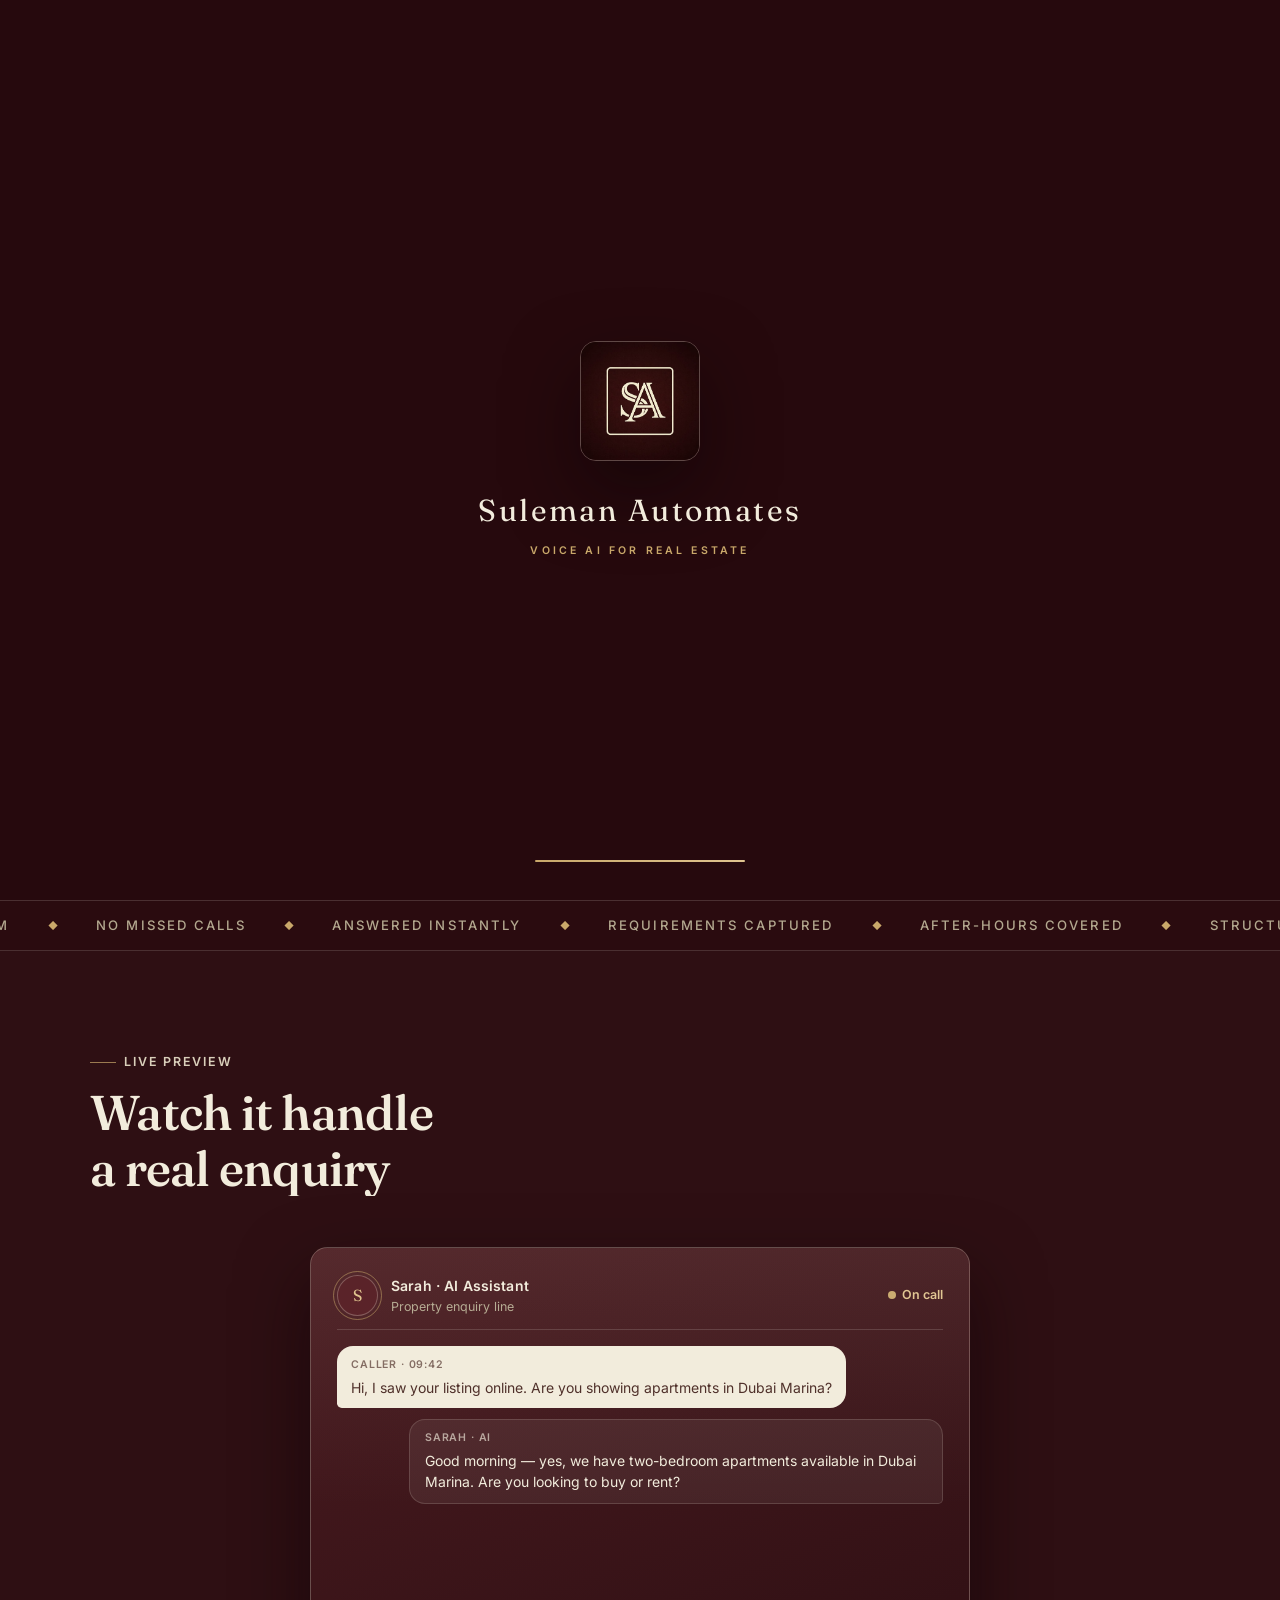
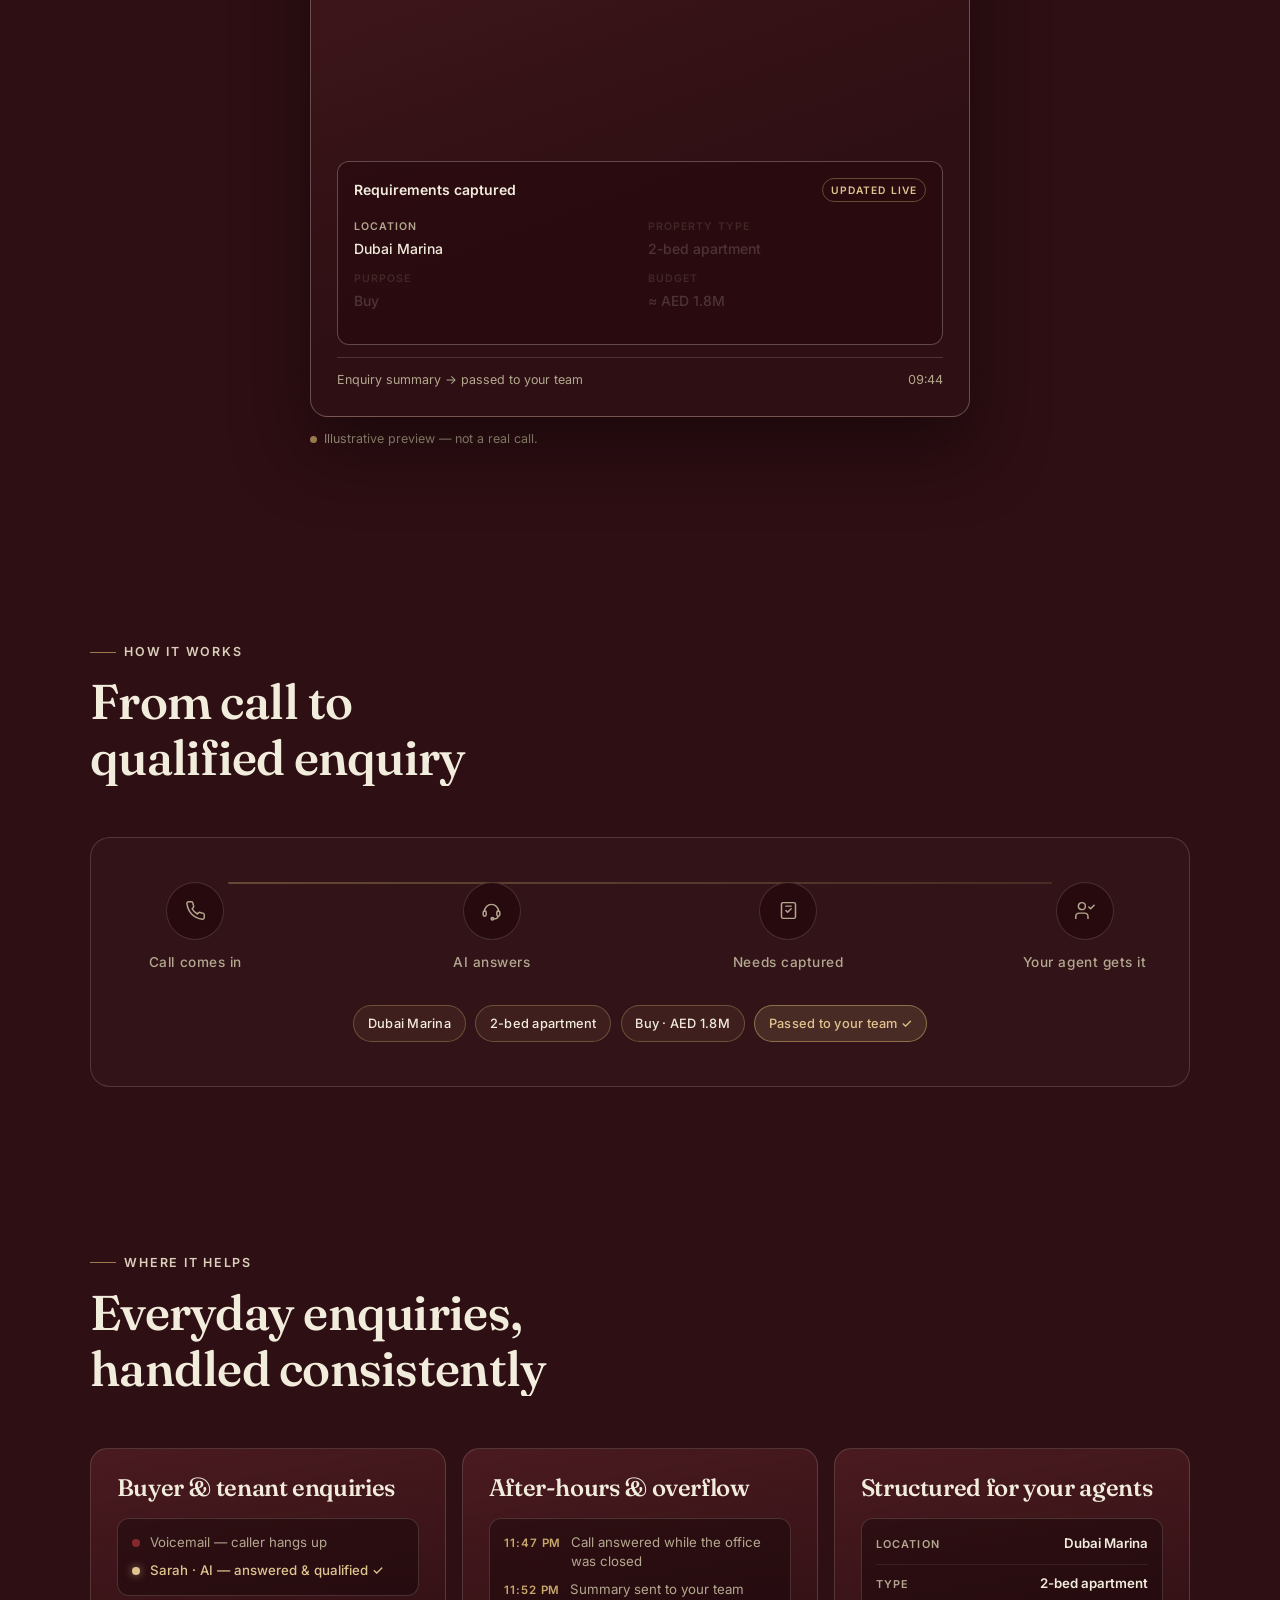
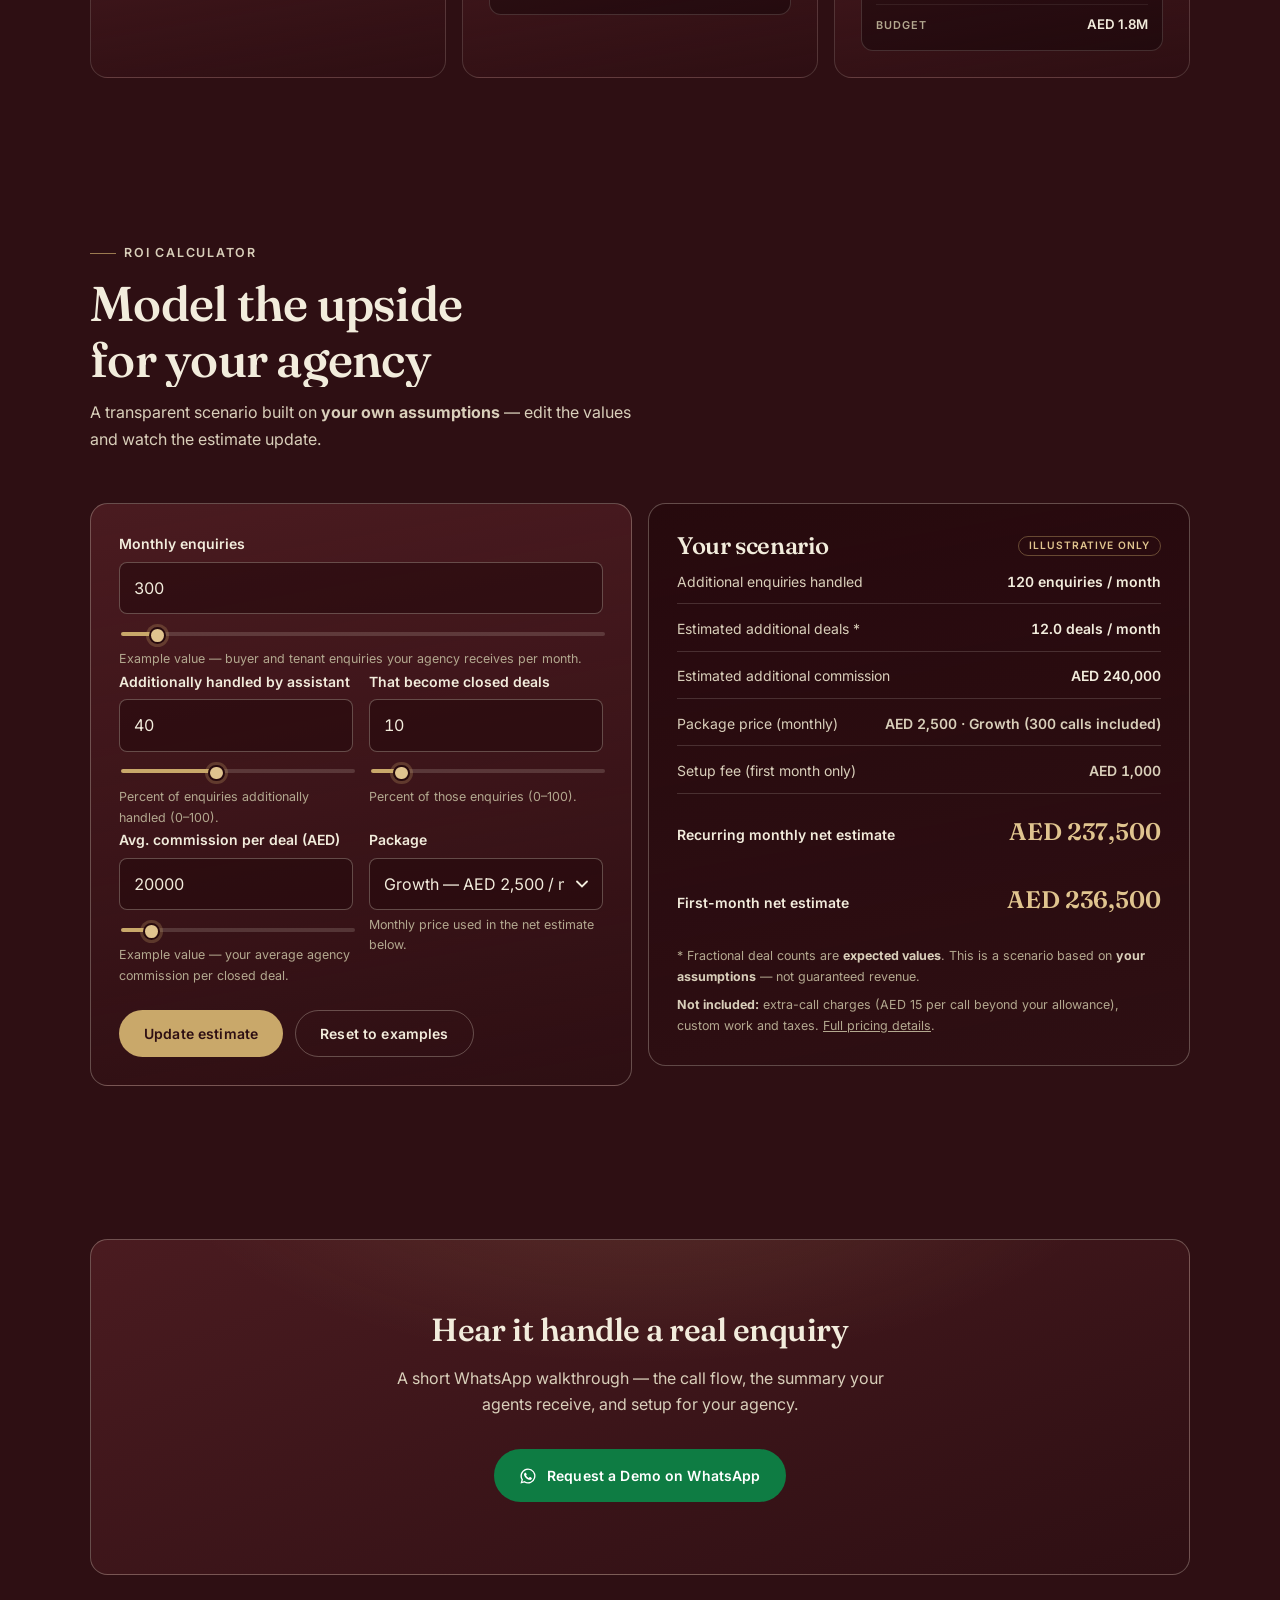
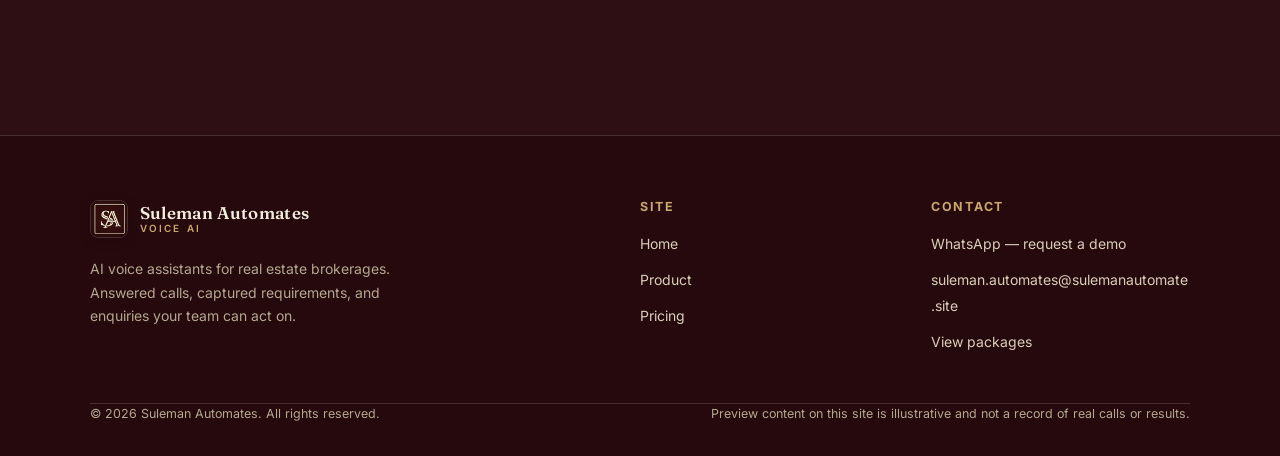
<file: index.html>
<!DOCTYPE html>
<html lang="en" class="no-js">
<head>
  <meta charset="UTF-8">
  <meta name="viewport" content="width=device-width, initial-scale=1">
  <title>Suleman Automates — AI Voice Assistant for Dubai Real Estate Brokerages</title>
  <meta name="description" content="An AI voice assistant for Dubai real estate brokerages. It answers buyer and tenant calls, captures requirements, and passes every enquiry to your team. Request a demo on WhatsApp.">
  <link rel="icon" href="data:image/svg+xml,%3Csvg xmlns='http://www.w3.org/2000/svg' viewBox='0 0 64 64'%3E%3Crect width='64' height='64' rx='12' fill='%233e1519'/%3E%3Crect x='5' y='5' width='54' height='54' rx='10' fill='none' stroke='%23f2ecdc' stroke-width='3'/%3E%3Ctext x='32' y='42' font-family='Georgia,serif' font-size='27' font-weight='600' fill='%23f2ecdc' text-anchor='middle'%3ESA%3C/text%3E%3C/svg%3E">
  <link rel="preconnect" href="https://fonts.googleapis.com">
  <link rel="preconnect" href="https://fonts.gstatic.com" crossorigin>
  <link href="https://fonts.googleapis.com/css2?family=Fraunces:ital,opsz,wght@0,9..144,400..700;1,9..144,400..700&family=Inter:wght@400..700&display=swap" rel="stylesheet">
  <link rel="stylesheet" href="assets/css/style.css">
  <script>document.documentElement.classList.replace('no-js', 'js');</script>
  <script>
    try {
      document.documentElement.classList.add('header-enter');
      if (!sessionStorage.getItem('sa-intro-seen') && !window.matchMedia('(prefers-reduced-motion: reduce)').matches) {
        document.documentElement.classList.add('intro-pending');
        setTimeout(function () { document.documentElement.classList.remove('intro-pending', 'header-enter'); }, 4200);
      } else {
        setTimeout(function () { document.documentElement.classList.remove('header-enter'); }, 4200);
      }
    } catch (e) { document.documentElement.classList.remove('header-enter'); }
  </script>
</head>
<body>
  <a class="skip-link" href="#main">Skip to content</a>

  <!-- ================= Header ================= -->
  <header class="site-header">
    <div class="container header-inner">
      <a class="brand" href="index.html">
        <span class="brand-mark" aria-hidden="true">
          <img src="assets/img/brand-monogram.png" alt="" width="48" height="48">
        </span>
        <span class="brand-name">Suleman Automates<small>Voice AI</small></span>
      </a>

      <nav class="nav" aria-label="Primary">
        <a class="nav-link" href="index.html" aria-current="page">Home</a>
        <a class="nav-link" href="product.html">Product</a>
        <a class="nav-link" href="pricing.html">Pricing</a>
        <a class="btn btn--primary btn--sm header-cta"
           href="https://wa.me/923090196403?text=Hi%2C%20I%27d%20like%20to%20see%20the%20AI%20assistant%20demo%20for%20my%20real%20estate%20agency."
           target="_blank" rel="noopener">Request a Demo</a>
      </nav>

      <button class="menu-btn" type="button" aria-expanded="false" aria-controls="mobile-menu">
        <span class="sr-only">Menu</span>
        <svg width="20" height="20" viewBox="0 0 24 24" fill="none" stroke="currentColor" stroke-width="1.8" stroke-linecap="round" aria-hidden="true">
          <line x1="3" y1="7" x2="21" y2="7"/><line x1="3" y1="12" x2="21" y2="12"/><line x1="3" y1="17" x2="21" y2="17"/>
        </svg>
      </button>
    </div>
  </header>

  <!-- Mobile menu (populated/toggled by JS) -->
  <nav class="mobile-menu" id="mobile-menu" aria-label="Mobile" hidden>
    <a class="nav-link" href="index.html" aria-current="page">Home</a>
    <a class="nav-link" href="product.html">Product</a>
    <a class="nav-link" href="pricing.html">Pricing</a>
    <a class="btn btn--primary"
       href="https://wa.me/923090196403?text=Hi%2C%20I%27d%20like%20to%20see%20the%20AI%20assistant%20demo%20for%20my%20real%20estate%20agency."
       target="_blank" rel="noopener">Request a Demo</a>
  </nav>

  <main id="main">
    <!-- ================= Hero (cinematic parallax) ================= -->
    <section class="hero hero--cinema">
      <div class="cinema-bg" aria-hidden="true">
        <div class="cinema-sky"></div>
        <div class="cinema-stars"></div>
        <div class="cinema-moon"></div>
        <svg class="cinema-skyline cinema-skyline--far" viewBox="0 0 1440 420" preserveAspectRatio="xMidYMax slice" focusable="false">
          <g fill="#2a0a10">
            <rect x="0" y="330" width="120" height="90"/>
            <rect x="130" y="300" width="60" height="120"/>
            <rect x="200" y="320" width="80" height="100"/>
            <rect x="290" y="290" width="50" height="130"/>
            <rect x="350" y="315" width="90" height="105"/>
            <rect x="450" y="280" width="40" height="140"/>
            <rect x="500" y="310" width="70" height="110"/>
            <rect x="580" y="300" width="60" height="120"/>
            <rect x="638" y="300" width="20" height="120"/>
            <rect x="645" y="215" width="5" height="205"/>
            <rect x="670" y="320" width="90" height="100"/>
            <rect x="770" y="295" width="45" height="125"/>
            <rect x="825" y="315" width="80" height="105"/>
            <rect x="915" y="285" width="35" height="135"/>
            <rect x="960" y="305" width="70" height="115"/>
            <rect x="1040" y="290" width="40" height="130"/>
            <rect x="1090" y="320" width="80" height="100"/>
            <rect x="1180" y="300" width="50" height="120"/>
            <rect x="1240" y="320" width="90" height="100"/>
            <rect x="1340" y="295" width="100" height="125"/>
          </g>
        </svg>
        <svg class="cinema-skyline cinema-skyline--near" viewBox="0 0 1440 420" preserveAspectRatio="xMidYMax slice" focusable="false">
          <g fill="#120406">
            <rect x="0" y="300" width="70" height="120"/>
            <rect x="80" y="260" width="40" height="160"/>
            <rect x="130" y="320" width="60" height="100"/>
            <rect x="200" y="240" width="30" height="180"/>
            <rect x="240" y="300" width="50" height="120"/>
            <rect x="300" y="270" width="36" height="150"/>
            <rect x="345" y="330" width="70" height="90"/>
            <rect x="425" y="250" width="26" height="170"/>
            <rect x="460" y="310" width="44" height="110"/>
            <rect x="515" y="285" width="34" height="135"/>
            <rect x="560" y="330" width="80" height="90"/>
            <rect x="640" y="360" width="120" height="60"/>
            <rect x="656" y="320" width="88" height="40"/>
            <rect x="672" y="280" width="56" height="40"/>
            <rect x="686" y="240" width="28" height="40"/>
            <rect x="694" y="200" width="12" height="40"/>
            <rect x="698" y="160" width="6" height="40"/>
            <rect x="700" y="118" width="3" height="42"/>
            <rect x="775" y="315" width="50" height="105"/>
            <rect x="835" y="265" width="30" height="155"/>
            <rect x="875" y="335" width="66" height="85"/>
            <rect x="950" y="290" width="40" height="130"/>
            <rect x="1000" y="320" width="56" height="100"/>
            <rect x="1065" y="270" width="28" height="150"/>
            <rect x="1100" y="335" width="72" height="85"/>
            <rect x="1180" y="295" width="38" height="125"/>
            <rect x="1225" y="325" width="60" height="95"/>
            <rect x="1295" y="280" width="26" height="140"/>
            <rect x="1330" y="340" width="110" height="80"/>
          </g>
          <g fill="#e8c98d" opacity="0.75">
            <rect x="88" y="290" width="3" height="4"/><rect x="98" y="305" width="3" height="4"/>
            <rect x="208" y="262" width="3" height="4"/><rect x="216" y="280" width="3" height="4"/>
            <rect x="150" y="336" width="3" height="4"/><rect x="255" y="316" width="3" height="4"/>
            <rect x="268" y="330" width="3" height="4"/><rect x="308" y="292" width="3" height="4"/>
            <rect x="356" y="345" width="3" height="4"/><rect x="432" y="272" width="3" height="4"/>
            <rect x="470" y="325" width="3" height="4"/><rect x="524" y="300" width="3" height="4"/>
            <rect x="576" y="348" width="3" height="4"/><rect x="600" y="355" width="3" height="4"/>
            <rect x="660" y="336" width="3" height="4"/><rect x="676" y="298" width="3" height="4"/>
            <rect x="690" y="256" width="3" height="4"/><rect x="697" y="212" width="3" height="4"/>
            <rect x="712" y="338" width="3" height="4"/><rect x="792" y="330" width="3" height="4"/>
            <rect x="842" y="283" width="3" height="4"/><rect x="908" y="352" width="3" height="4"/>
            <rect x="962" y="308" width="3" height="4"/><rect x="1012" y="336" width="3" height="4"/>
            <rect x="1072" y="290" width="3" height="4"/><rect x="1112" y="352" width="3" height="4"/>
            <rect x="1192" y="314" width="3" height="4"/><rect x="1244" y="342" width="3" height="4"/>
            <rect x="1302" y="298" width="3" height="4"/><rect x="1362" y="356" width="3" height="4"/>
            <rect x="1395" y="360" width="3" height="4"/>
          </g>
          <g fill="#f6e7c8" opacity="0.5">
            <rect x="103" y="296" width="2.5" height="3.5"/><rect x="222" y="272" width="2.5" height="3.5"/>
            <rect x="282" y="322" width="2.5" height="3.5"/><rect x="440" y="284" width="2.5" height="3.5"/>
            <rect x="536" y="312" width="2.5" height="3.5"/><rect x="682" y="288" width="2.5" height="3.5"/>
            <rect x="700" y="228" width="2.5" height="3.5"/><rect x="802" y="342" width="2.5" height="3.5"/>
            <rect x="848" y="296" width="2.5" height="3.5"/><rect x="978" y="318" width="2.5" height="3.5"/>
            <rect x="1082" y="302" width="2.5" height="3.5"/><rect x="1210" y="326" width="2.5" height="3.5"/>
            <rect x="1310" y="310" width="2.5" height="3.5"/>
          </g>
        </svg>
        <div class="cinema-fog"></div>
        <span class="cinema-watermark">VOICE&nbsp;AI</span>
        <div class="cinema-vignette"></div>
        <div class="cinema-grain"></div>
      </div>
      <canvas class="hero-particles" aria-hidden="true"></canvas>
      <div class="container hero-copy-wrap">
        <div class="hero-copy hero-copy--center">
          <p class="eyebrow">AI Voice Assistant · Dubai Real Estate</p>
          <h1>Never miss a buyer or tenant <em class="rot-word" data-words='["call","lead","viewing","enquiry"]'>call</em> again</h1>
          <p class="hero-lede">
            An AI voice assistant that answers your property calls, captures what the
            caller needs, and hands every enquiry to your team — 24/7.
          </p>
          <div class="hero-actions">
            <a class="btn btn--wa"
               href="https://wa.me/923090196403?text=Hi%2C%20I%27d%20like%20to%20see%20the%20AI%20assistant%20demo%20for%20my%20real%20estate%20agency."
               target="_blank" rel="noopener">
              <svg width="18" height="18" viewBox="0 0 24 24" fill="currentColor" aria-hidden="true"><path d="M12 2a10 10 0 0 0-8.6 15.1L2 22l5-1.3A10 10 0 1 0 12 2Zm0 18.2a8.2 8.2 0 0 1-4.2-1.2l-.3-.2-3 .8.8-2.9-.2-.3A8.2 8.2 0 1 1 12 20.2Zm4.5-6.1c-.2-.1-1.5-.7-1.7-.8-.2-.1-.4-.1-.6.1-.2.2-.6.8-.8 1-.1.2-.3.2-.5.1a6.7 6.7 0 0 1-3.3-2.9c-.2-.4.2-.4.6-1.2.1-.2 0-.4 0-.5l-.8-1.8c-.2-.5-.4-.4-.6-.4h-.5c-.2 0-.5.1-.7.3-.2.3-.9.9-.9 2.1s.9 2.5 1 2.6c.1.2 1.8 2.8 4.4 3.9.6.3 1.1.4 1.5.5.6.2 1.2.2 1.6.1.5-.1 1.5-.6 1.7-1.2.2-.6.2-1.1.2-1.2-.1-.1-.3-.2-.6-.3Z"/></svg>
              Request a Demo on WhatsApp
            </a>
            <a class="btn btn--ghost" href="#how-it-works">See how it works</a>
          </div>
        </div>
      </div>
      <div class="cinema-scrollcue" aria-hidden="true">
        <span>Scroll</span>
        <i></i>
      </div>
    </section>

    <!-- ================= Marquee ticker ================= -->
    <div class="ticker" aria-hidden="true">
      <div class="ticker-track">
        <div class="ticker-group">
          <span>Answered instantly</span><i>◆</i>
          <span>Requirements captured</span><i>◆</i>
          <span>After-hours covered</span><i>◆</i>
          <span>Structured summaries</span><i>◆</i>
          <span>Passed to your team</span><i>◆</i>
          <span>No missed calls</span><i>◆</i>
        </div>
        <div class="ticker-group">
          <span>Answered instantly</span><i>◆</i>
          <span>Requirements captured</span><i>◆</i>
          <span>After-hours covered</span><i>◆</i>
          <span>Structured summaries</span><i>◆</i>
          <span>Passed to your team</span><i>◆</i>
          <span>No missed calls</span><i>◆</i>
        </div>
      </div>
    </div>

    <!-- ================= Live call preview (cinema-grade card) ================= -->
    <section class="section section--preview" id="live-preview">
      <div class="container">
        <div class="section-head reveal">
          <p class="eyebrow">Live preview</p>
          <h2>Watch it handle a real enquiry</h2>
        </div>

        <!-- 3D call preview -->
        <div class="preview-scene tilt-scene reveal" style="--d:150ms">
          <div class="preview-tilt tilt-target" id="preview-tilt">
            <article class="call-card" aria-label="Illustrative example of a call handled by the assistant">
              <div class="call-head">
                <div class="call-avatar" aria-hidden="true">S</div>
                <div class="call-id">
                  <strong>Sarah · AI Assistant</strong>
                  <span>Property enquiry line</span>
                </div>
                <span class="call-status"><span class="dot" aria-hidden="true"></span>On call</span>
              </div>

              <div class="transcript" id="transcript" aria-live="polite">
                <div class="bubble bubble--caller" data-req="location">
                  <span class="who">Caller · 09:42</span>
                  Hi, I saw your listing online. Are you showing apartments in Dubai Marina?
                </div>
                <div class="bubble bubble--assistant">
                  <span class="who">Sarah · AI</span>
                  Good morning — yes, we have two-bedroom apartments available in Dubai Marina.
                  Are you looking to buy or rent?
                </div>
                <div class="bubble bubble--caller" data-req="type purpose budget">
                  <span class="who">Caller · 09:43</span>
                  To buy. Budget is around 1.8 million, ideally with a Marina view.
                </div>
                <div class="bubble bubble--assistant">
                  <span class="who">Sarah · AI</span>
                  Noted — a two-bedroom purchase in Dubai Marina with a budget of about
                  AED&nbsp;1.8M. May I take your name so an agent can follow up?
                </div>
                <div class="bubble bubble--caller">
                  <span class="who">Caller · 09:44</span>
                  Sure, I'm Omar. I'm free on the weekend for viewings.
                </div>
              </div>

              <div class="req-card">
                <div class="req-head">
                  <strong>Requirements captured</strong>
                  <span class="chip">Updated live</span>
                </div>
                <dl class="req-rows">
                  <div class="req-row" data-req-key="location">
                    <dt>Location</dt><dd>Dubai Marina</dd>
                  </div>
                  <div class="req-row" data-req-key="type">
                    <dt>Property type</dt><dd>2-bed apartment</dd>
                  </div>
                  <div class="req-row" data-req-key="purpose">
                    <dt>Purpose</dt><dd>Buy</dd>
                  </div>
                  <div class="req-row" data-req-key="budget">
                    <dt>Budget</dt><dd>≈ AED 1.8M</dd>
                  </div>
                </dl>
              </div>

              <div class="call-foot">
                <span>Enquiry summary → passed to your team</span>
                <span class="stamp">09:44</span>
              </div>
            </article>
          </div>
          <p class="preview-label">Illustrative preview — not a real call.</p>
        </div>
      </div>
    </section>

    <!-- ================= How it works (animated flow visual) ================= -->
    <section class="section" id="how-it-works">
      <div class="container">
        <div class="section-head reveal">
          <p class="eyebrow">How it works</p>
          <h2>From call to qualified enquiry</h2>
        </div>

        <div class="flow-demo reveal" role="img"
             aria-label="Flow: a call comes in, the AI answers, needs are captured, and the enquiry is passed to your team">
          <div class="flow-rail" aria-hidden="true"><span class="flow-dot"></span></div>

          <div class="flow-nodes" aria-hidden="true">
            <div class="fnode" style="--i:0">
              <span class="fnode-icon">
                <svg width="21" height="21" viewBox="0 0 24 24" fill="none" stroke="currentColor" stroke-width="1.7" stroke-linecap="round" stroke-linejoin="round"><path d="M22 16.9v3a2 2 0 0 1-2.2 2 19.8 19.8 0 0 1-8.6-3 19.5 19.5 0 0 1-6-6 19.8 19.8 0 0 1-3-8.7A2 2 0 0 1 4.1 2h3a2 2 0 0 1 2 1.7c.1 1 .4 2 .7 2.9a2 2 0 0 1-.4 2.1L8.1 10a16 16 0 0 0 6 6l1.3-1.3a2 2 0 0 1 2.1-.4c.9.3 1.9.6 2.9.7a2 2 0 0 1 1.6 2Z"/></svg>
              </span>
              <span class="fnode-label">Call comes in</span>
            </div>
            <div class="fnode" style="--i:1">
              <span class="fnode-icon">
                <svg width="21" height="21" viewBox="0 0 24 24" fill="none" stroke="currentColor" stroke-width="1.7" stroke-linecap="round" stroke-linejoin="round"><path d="M4 13a8 8 0 0 1 16 0"/><rect x="2.5" y="12.5" width="3.4" height="6" rx="1.6"/><rect x="18.1" y="12.5" width="3.4" height="6" rx="1.6"/><path d="M19.5 18.5c0 2.2-2.4 3-5.5 3"/><circle cx="13" cy="21.5" r="1.4"/></svg>
              </span>
              <span class="fnode-label">AI answers</span>
            </div>
            <div class="fnode" style="--i:2">
              <span class="fnode-icon">
                <svg width="21" height="21" viewBox="0 0 24 24" fill="none" stroke="currentColor" stroke-width="1.7" stroke-linecap="round" stroke-linejoin="round"><rect x="4" y="3" width="16" height="18" rx="2"/><path d="M9 12l2 2 4-4"/><path d="M9 7h6"/></svg>
              </span>
              <span class="fnode-label">Needs captured</span>
            </div>
            <div class="fnode" style="--i:3">
              <span class="fnode-icon">
                <svg width="21" height="21" viewBox="0 0 24 24" fill="none" stroke="currentColor" stroke-width="1.7" stroke-linecap="round" stroke-linejoin="round"><path d="M16 21v-2a4 4 0 0 0-4-4H6a4 4 0 0 0-4 4v2"/><circle cx="9" cy="7" r="4"/><path d="M17 8l2 2 4-4"/></svg>
              </span>
              <span class="fnode-label">Your agent gets it</span>
            </div>
          </div>

          <div class="flow-capture" aria-hidden="true">
            <span class="cap-chip" style="--i:0">Dubai Marina</span>
            <span class="cap-chip" style="--i:1">2-bed apartment</span>
            <span class="cap-chip" style="--i:2">Buy · AED 1.8M</span>
            <span class="cap-chip cap-chip--team" style="--i:3">Passed to your team ✓</span>
          </div>
        </div>
      </div>
    </section>

    <!-- ================= Use cases ================= -->
    <section class="section section--tight">
      <div class="container">
        <div class="section-head reveal">
          <p class="eyebrow">Where it helps</p>
          <h2>Everyday enquiries, handled consistently</h2>
        </div>

        <div class="card-grid cols-3">
          <article class="card reveal" style="--d:0ms">
            <h3>Buyer &amp; tenant enquiries</h3>
            <div class="mock" aria-hidden="true">
              <div class="mock-row">
                <span class="mock-dot mock-dot--off"></span>
                <span class="mock-text">Voicemail — caller hangs up</span>
              </div>
              <div class="mock-row mock-row--win">
                <span class="mock-dot mock-dot--gold"></span>
                <span class="mock-text">Sarah · AI — answered &amp; qualified ✓</span>
              </div>
            </div>
          </article>

          <article class="card reveal" style="--d:110ms">
            <h3>After-hours &amp; overflow</h3>
            <div class="mock" aria-hidden="true">
              <div class="mock-row">
                <span class="mock-time">11:47 PM</span>
                <span class="mock-text">Call answered while the office was closed</span>
              </div>
              <div class="mock-row">
                <span class="mock-time">11:52 PM</span>
                <span class="mock-text">Summary sent to your team</span>
              </div>
            </div>
          </article>

          <article class="card reveal" style="--d:220ms">
            <h3>Structured for your agents</h3>
            <div class="mock mock--rows" aria-hidden="true">
              <div class="mock-kv"><span>Location</span><b>Dubai Marina</b></div>
              <div class="mock-kv"><span>Type</span><b>2-bed apartment</b></div>
              <div class="mock-kv"><span>Budget</span><b>AED 1.8M</b></div>
            </div>
          </article>
        </div>
      </div>
    </section>

    <!-- ================= ROI calculator ================= -->
    <section class="section" id="roi-calculator">
      <div class="container">
        <div class="section-head reveal">
          <p class="eyebrow">ROI calculator</p>
          <h2>Model the upside for your agency</h2>
          <p>
            A transparent scenario built on <strong>your own assumptions</strong> — edit the
            values and watch the estimate update.
          </p>
        </div>

        <div class="calc-shell">
          <form class="calc-form reveal" id="roi-form" novalidate>
            <div class="field" data-field="enquiries">
              <label for="roi-enquiries">Monthly enquiries</label>
              <input type="number" id="roi-enquiries" name="enquiries" inputmode="numeric"
                     min="0" max="100000" step="1" value="300"
                     aria-describedby="roi-enquiries-hint">
              <input type="range" id="roi-enquiries-range" class="calc-range"
                     min="0" max="5000" step="10" value="300"
                     aria-label="Monthly enquiries slider">
              <span class="hint" id="roi-enquiries-hint">Example value — buyer and tenant enquiries your agency receives per month.</span>
              <span class="err" id="roi-enquiries-err"></span>
            </div>

            <div class="field-row">
              <div class="field" data-field="handled">
                <label for="roi-handled">Additionally handled by assistant</label>
                <input type="number" id="roi-handled" name="handled" inputmode="decimal"
                       min="0" max="100" step="1" value="40" aria-describedby="roi-handled-err">
                <input type="range" id="roi-handled-range" class="calc-range"
                       min="0" max="100" step="1" value="40"
                       aria-label="Additionally handled percentage slider">
                <span class="hint">Percent of enquiries additionally handled (0–100).</span>
                <span class="err" id="roi-handled-err"></span>
              </div>
              <div class="field" data-field="conversion">
                <label for="roi-conversion">That become closed deals</label>
                <input type="number" id="roi-conversion" name="conversion" inputmode="decimal"
                       min="0" max="100" step="1" value="10" aria-describedby="roi-conversion-err">
                <input type="range" id="roi-conversion-range" class="calc-range"
                       min="0" max="100" step="1" value="10"
                       aria-label="Deal conversion percentage slider">
                <span class="hint">Percent of those enquiries (0–100).</span>
                <span class="err" id="roi-conversion-err"></span>
              </div>
            </div>

            <div class="field-row">
              <div class="field" data-field="commission">
                <label for="roi-commission">Avg. commission per deal (AED)</label>
                <input type="number" id="roi-commission" name="commission" inputmode="numeric"
                       min="0" max="10000000" step="500" value="20000"
                       aria-describedby="roi-commission-hint">
                <input type="range" id="roi-commission-range" class="calc-range"
                       min="0" max="200000" step="500" value="20000"
                       aria-label="Average commission per deal slider">
                <span class="hint" id="roi-commission-hint">Example value — your average agency commission per closed deal.</span>
                <span class="err" id="roi-commission-err"></span>
              </div>
              <div class="field" data-field="package">
                <label for="roi-package">Package</label>
                <select id="roi-package" name="package">
                  <option value="1500" data-plan="Starter" data-included="100">Starter — AED 1,500 / mo</option>
                  <option value="2500" data-plan="Growth" data-included="300" selected>Growth — AED 2,500 / mo</option>
                  <option value="3000" data-plan="Scale" data-included="600">Scale — AED 3,000 / mo</option>
                </select>
                <span class="hint">Monthly price used in the net estimate below.</span>
              </div>
            </div>

            <div class="calc-actions">
              <button type="submit" class="btn btn--primary">Update estimate</button>
              <button type="button" class="btn btn--ghost" id="roi-reset">Reset to examples</button>
            </div>
          </form>

          <div class="calc-results reveal" style="--d:120ms">
            <h3>Your scenario <span class="chip">Illustrative only</span></h3>

            <p class="sr-only" id="roi-summary" aria-live="polite"></p>
            <dl class="result-rows" id="roi-results">
              <div class="result-row">
                <dt>Additional enquiries handled</dt>
                <dd id="r-additional">120 enquiries / month</dd>
              </div>
              <div class="result-row">
                <dt>Estimated additional deals <span aria-hidden="true">*</span></dt>
                <dd id="r-deals">12.0 deals / month</dd>
              </div>
              <div class="result-row">
                <dt>Estimated additional commission</dt>
                <dd id="r-commission">AED 240,000</dd>
              </div>
              <div class="result-row result-row--cost">
                <dt>Package price (monthly)</dt>
                <dd id="r-package">AED 2,500 · Growth (300 calls included)</dd>
              </div>
              <div class="result-row result-row--cost">
                <dt>Setup fee (first month only)</dt>
                <dd id="r-setup">AED 1,000</dd>
              </div>
              <div class="result-row result-row--total" id="r-monthly-row">
                <dt>Recurring monthly net estimate</dt>
                <dd id="r-monthly">AED 237,500</dd>
              </div>
              <div class="result-row result-row--total" id="r-first-row">
                <dt>First-month net estimate</dt>
                <dd id="r-first">AED 236,500</dd>
              </div>
            </dl>

            <p class="result-note">
              * Fractional deal counts are <strong>expected values</strong>. This is a
              scenario based on <strong>your assumptions</strong> — not guaranteed revenue.
            </p>
            <p class="result-note">
              <strong>Not included:</strong> extra-call charges (AED 15 per call beyond your
              allowance), custom work and taxes. <a href="pricing.html">Full pricing details</a>.
            </p>
          </div>
        </div>
      </div>
    </section>

    <!-- ================= Final CTA ================= -->
    <section class="section section--tight">
      <div class="container">
        <div class="cta-band reveal">
          <h2>Hear it handle a real enquiry</h2>
          <p>A short WhatsApp walkthrough — the call flow, the summary your agents receive, and setup for your agency.</p>
          <a class="btn btn--wa"
             href="https://wa.me/923090196403?text=Hi%2C%20I%27d%20like%20to%20see%20the%20AI%20assistant%20demo%20for%20my%20real%20estate%20agency."
             target="_blank" rel="noopener">
            <svg width="18" height="18" viewBox="0 0 24 24" fill="currentColor" aria-hidden="true"><path d="M12 2a10 10 0 0 0-8.6 15.1L2 22l5-1.3A10 10 0 1 0 12 2Zm0 18.2a8.2 8.2 0 0 1-4.2-1.2l-.3-.2-3 .8.8-2.9-.2-.3A8.2 8.2 0 1 1 12 20.2Zm4.5-6.1c-.2-.1-1.5-.7-1.7-.8-.2-.1-.4-.1-.6.1-.2.2-.6.8-.8 1-.1.2-.3.2-.5.1a6.7 6.7 0 0 1-3.3-2.9c-.2-.4.2-.4.6-1.2.1-.2 0-.4 0-.5l-.8-1.8c-.2-.5-.4-.4-.6-.4h-.5c-.2 0-.5.1-.7.3-.2.3-.9.9-.9 2.1s.9 2.5 1 2.6c.1.2 1.8 2.8 4.4 3.9.6.3 1.1.4 1.5.5.6.2 1.2.2 1.6.1.5-.1 1.5-.6 1.7-1.2.2-.6.2-1.1.2-1.2-.1-.1-.3-.2-.6-.3Z"/></svg>
            Request a Demo on WhatsApp
          </a>
        </div>
      </div>
    </section>
  </main>

  <!-- ================= Footer ================= -->
  <footer class="site-footer">
    <div class="container">
      <div class="footer-grid">
        <div class="footer-brand">
          <a class="brand" href="index.html">
            <span class="brand-mark" aria-hidden="true">
              <img src="assets/img/brand-monogram.png" alt="" width="48" height="48" loading="lazy">
            </span>
            <span class="brand-name">Suleman Automates<small>Voice AI</small></span>
          </a>
          <p>
            AI voice assistants for real estate brokerages. Answered calls, captured
            requirements, and enquiries your team can act on.
          </p>
        </div>
        <div class="footer-col">
          <h3>Site</h3>
          <ul>
            <li><a href="index.html">Home</a></li>
            <li><a href="product.html">Product</a></li>
            <li><a href="pricing.html">Pricing</a></li>
          </ul>
        </div>
        <div class="footer-col">
          <h3>Contact</h3>
          <ul>
            <li><a href="https://wa.me/923090196403?text=Hi%2C%20I%27d%20like%20to%20see%20the%20AI%20assistant%20demo%20for%20my%20real%20estate%20agency." target="_blank" rel="noopener">WhatsApp — request a demo</a></li>
            <li><a href="mailto:suleman.automates@sulemanautomate.site">suleman.automates@sulemanautomate.site</a></li>
            <li><a href="pricing.html">View packages</a></li>
          </ul>
        </div>
      </div>
      <div class="footer-legal">
        <span>© <span id="year">2026</span> Suleman Automates. All rights reserved.</span>
        <span>Preview content on this site is illustrative and not a record of real calls or results.</span>
      </div>
    </div>
  </footer>

  <script src="assets/js/vendor/gsap.min.js" defer></script>
  <script src="assets/js/vendor/ScrollTrigger.min.js" defer></script>
  <script src="assets/js/vendor/SplitText.min.js" defer></script>
  <script src="assets/js/vendor/lenis.min.js" defer></script>
  <script src="assets/js/global.js" defer></script>
  <script src="assets/js/home.js" defer></script>
</body>
</html>
</file>
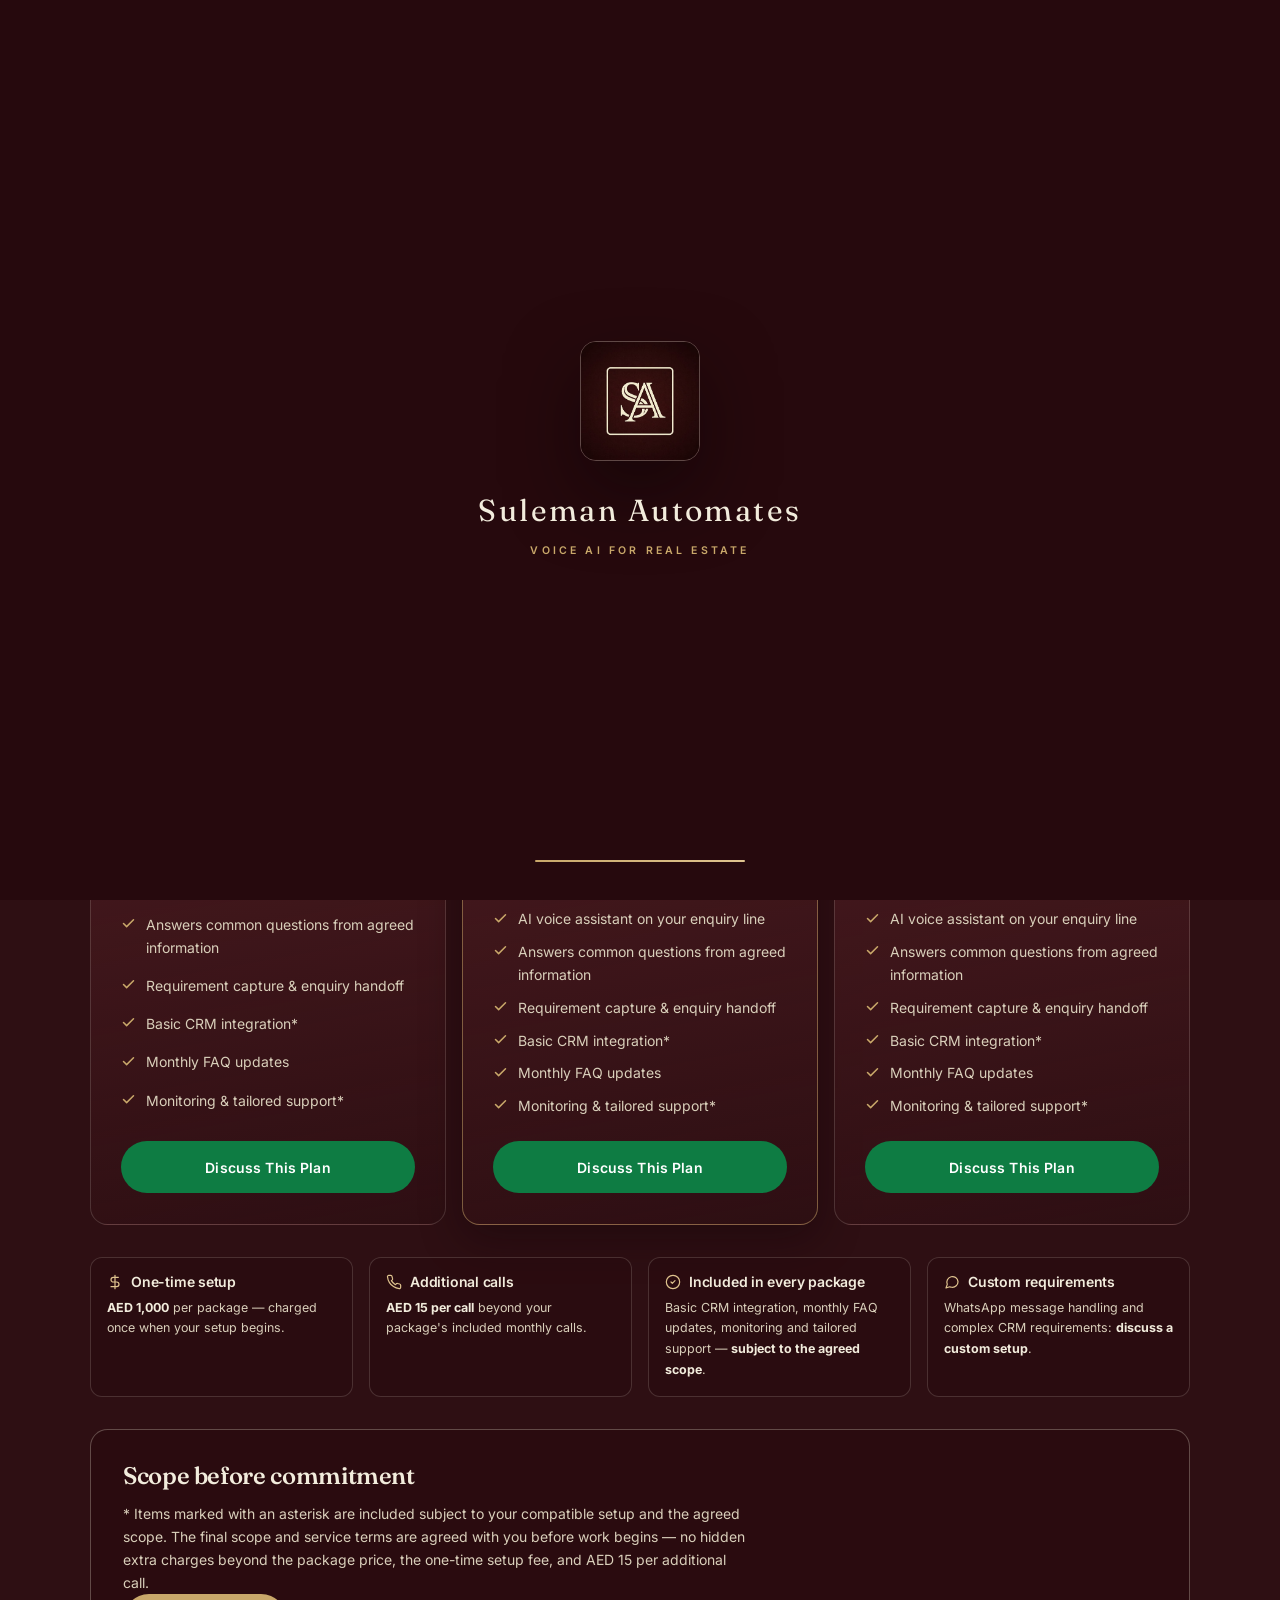
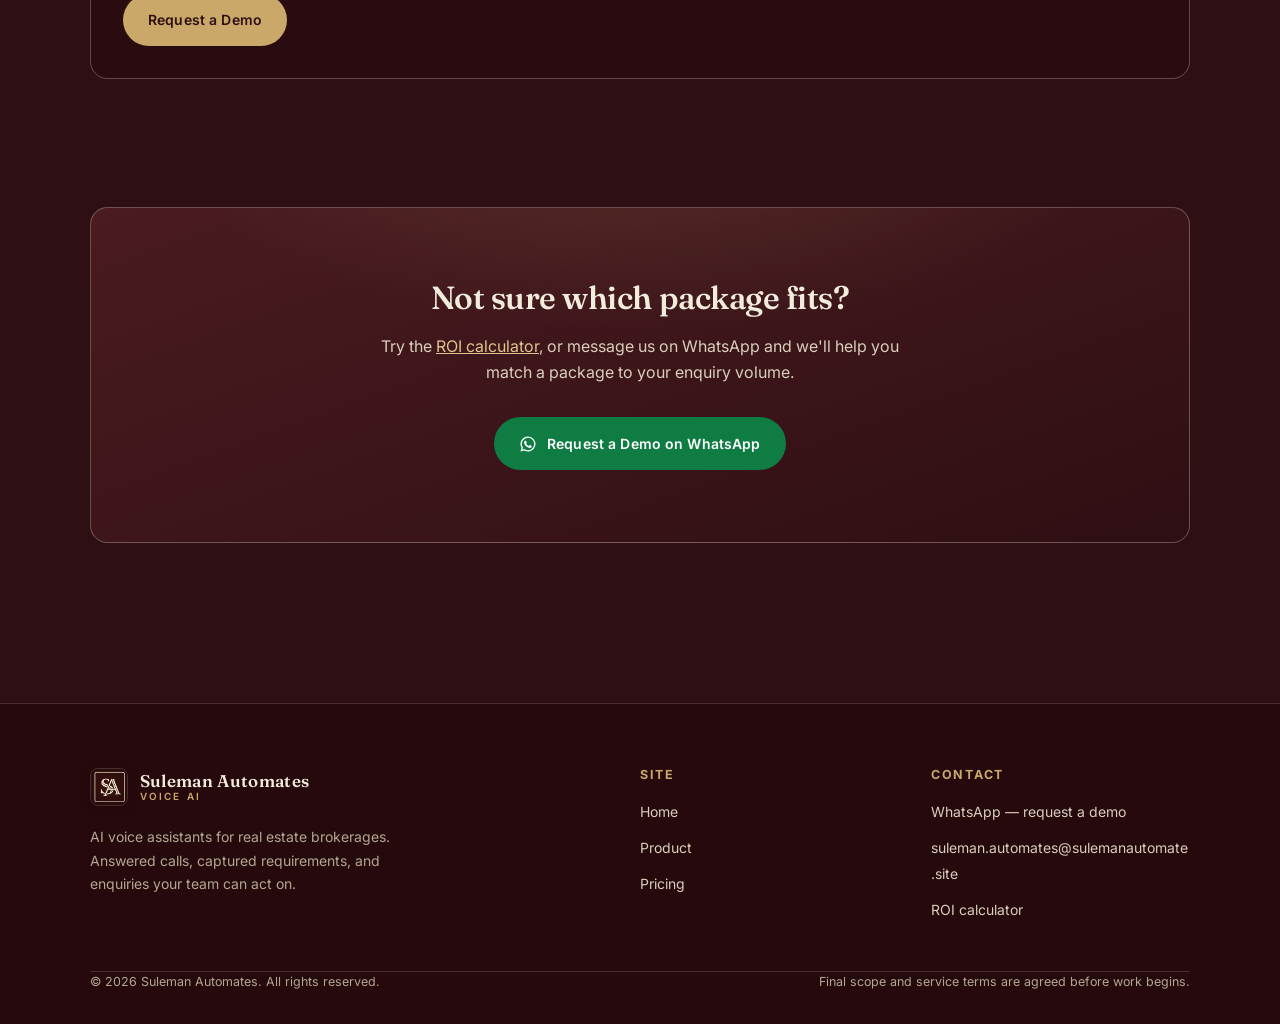
<file: pricing.html>
<!DOCTYPE html>
<html lang="en" class="no-js">
<head>
  <meta charset="UTF-8">
  <meta name="viewport" content="width=device-width, initial-scale=1">
  <title>Pricing — Monthly Packages for Dubai Brokerages | Suleman Automates</title>
  <meta name="description" content="Monthly packages for the Suleman Automates AI voice assistant: Starter AED 1,500, Growth AED 2,500, Scale AED 3,000. One-time setup AED 1,000, additional calls AED 15.">
  <link rel="icon" href="data:image/svg+xml,%3Csvg xmlns='http://www.w3.org/2000/svg' viewBox='0 0 64 64'%3E%3Crect width='64' height='64' rx='12' fill='%233e1519'/%3E%3Crect x='5' y='5' width='54' height='54' rx='10' fill='none' stroke='%23f2ecdc' stroke-width='3'/%3E%3Ctext x='32' y='42' font-family='Georgia,serif' font-size='27' font-weight='600' fill='%23f2ecdc' text-anchor='middle'%3ESA%3C/text%3E%3C/svg%3E">
  <link rel="preconnect" href="https://fonts.googleapis.com">
  <link rel="preconnect" href="https://fonts.gstatic.com" crossorigin>
  <link href="https://fonts.googleapis.com/css2?family=Fraunces:ital,opsz,wght@0,9..144,400..700;1,9..144,400..700&family=Inter:wght@400..700&display=swap" rel="stylesheet">
  <link rel="stylesheet" href="assets/css/style.css">
  <script>document.documentElement.classList.replace('no-js', 'js');</script>
  <script>
    try {
      document.documentElement.classList.add('header-enter');
      if (!sessionStorage.getItem('sa-intro-seen') && !window.matchMedia('(prefers-reduced-motion: reduce)').matches) {
        document.documentElement.classList.add('intro-pending');
        setTimeout(function () { document.documentElement.classList.remove('intro-pending', 'header-enter'); }, 4200);
      } else {
        setTimeout(function () { document.documentElement.classList.remove('header-enter'); }, 4200);
      }
    } catch (e) { document.documentElement.classList.remove('header-enter'); }
  </script>
</head>
<body>
  <a class="skip-link" href="#main">Skip to content</a>

  <header class="site-header">
    <div class="container header-inner">
      <a class="brand" href="index.html">
        <span class="brand-mark" aria-hidden="true">
          <img src="assets/img/brand-monogram.png" alt="" width="48" height="48">
        </span>
        <span class="brand-name">Suleman Automates<small>Voice AI</small></span>
      </a>

      <nav class="nav" aria-label="Primary">
        <a class="nav-link" href="index.html">Home</a>
        <a class="nav-link" href="product.html">Product</a>
        <a class="nav-link" href="pricing.html" aria-current="page">Pricing</a>
        <a class="btn btn--primary btn--sm header-cta"
           href="https://wa.me/923090196403?text=Hi%2C%20I%27d%20like%20to%20see%20the%20AI%20assistant%20demo%20for%20my%20real%20estate%20agency."
           target="_blank" rel="noopener">Request a Demo</a>
      </nav>

      <button class="menu-btn" type="button" aria-expanded="false" aria-controls="mobile-menu">
        <span class="sr-only">Menu</span>
        <svg width="20" height="20" viewBox="0 0 24 24" fill="none" stroke="currentColor" stroke-width="1.8" stroke-linecap="round" aria-hidden="true">
          <line x1="3" y1="7" x2="21" y2="7"/><line x1="3" y1="12" x2="21" y2="12"/><line x1="3" y1="17" x2="21" y2="17"/>
        </svg>
      </button>
    </div>
  </header>

  <nav class="mobile-menu" id="mobile-menu" aria-label="Mobile" hidden>
    <a class="nav-link" href="index.html">Home</a>
    <a class="nav-link" href="product.html">Product</a>
    <a class="nav-link" href="pricing.html" aria-current="page">Pricing</a>
    <a class="btn btn--primary"
       href="https://wa.me/923090196403?text=Hi%2C%20I%27d%20like%20to%20see%20the%20AI%20assistant%20demo%20for%20my%20real%20estate%20agency."
       target="_blank" rel="noopener">Request a Demo</a>
  </nav>

  <main id="main">
    <!-- ================= Hero ================= -->
    <section class="hero" style="padding-bottom: clamp(1.5rem, 3vw, 3rem)">
      <canvas class="hero-particles" aria-hidden="true"></canvas>
      <div class="container hero-grid" style="grid-template-columns: minmax(0, 1fr)">
        <div class="hero-copy">
          <p class="eyebrow">Pricing</p>
          <h1>Simple monthly packages, <em>agreed scope</em></h1>
          <p class="hero-lede">
            Choose the call volume that fits your agency. Every package includes the same
            core service — the difference is how many calls are covered each month. Final
            scope and service terms are agreed before work begins.
          </p>
        </div>
      </div>
    </section>

    <!-- ================= Marquee ticker ================= -->
    <div class="ticker" aria-hidden="true">
      <div class="ticker-track">
        <div class="ticker-group">
          <span>Answered instantly</span><i>◆</i>
          <span>Requirements captured</span><i>◆</i>
          <span>After-hours covered</span><i>◆</i>
          <span>Structured summaries</span><i>◆</i>
          <span>Passed to your team</span><i>◆</i>
          <span>No missed calls</span><i>◆</i>
        </div>
        <div class="ticker-group">
          <span>Answered instantly</span><i>◆</i>
          <span>Requirements captured</span><i>◆</i>
          <span>After-hours covered</span><i>◆</i>
          <span>Structured summaries</span><i>◆</i>
          <span>Passed to your team</span><i>◆</i>
          <span>No missed calls</span><i>◆</i>
        </div>
      </div>
    </div>

    <!-- ================= Packages ================= -->
    <section class="section section--tight">
      <div class="container">
        <div class="pricing-grid">
          <!-- Starter -->
          <article class="price-card reveal" style="--d:0ms">
            <h2 class="plan">Starter</h2>
            <p class="plan-sub">For a single agent or a small team getting started</p>
            <p class="price"><span class="cur">AED</span><span class="count-up" data-count="1500">1,500</span><span class="per">/ month</span></p>
            <p class="price-calls"><strong><span class="count-up" data-count="100">100</span> calls</strong> included monthly</p>
            <hr>
            <ul class="price-feats">
              <li><svg width="15" height="15" viewBox="0 0 24 24" fill="none" stroke="currentColor" stroke-width="2.4" stroke-linecap="round" stroke-linejoin="round" aria-hidden="true"><polyline points="20 6 9 17 4 12"/></svg>AI voice assistant on your enquiry line</li>
              <li><svg width="15" height="15" viewBox="0 0 24 24" fill="none" stroke="currentColor" stroke-width="2.4" stroke-linecap="round" stroke-linejoin="round" aria-hidden="true"><polyline points="20 6 9 17 4 12"/></svg>Answers common questions from agreed information</li>
              <li><svg width="15" height="15" viewBox="0 0 24 24" fill="none" stroke="currentColor" stroke-width="2.4" stroke-linecap="round" stroke-linejoin="round" aria-hidden="true"><polyline points="20 6 9 17 4 12"/></svg>Requirement capture &amp; enquiry handoff</li>
              <li><svg width="15" height="15" viewBox="0 0 24 24" fill="none" stroke="currentColor" stroke-width="2.4" stroke-linecap="round" stroke-linejoin="round" aria-hidden="true"><polyline points="20 6 9 17 4 12"/></svg>Basic CRM integration*</li>
              <li><svg width="15" height="15" viewBox="0 0 24 24" fill="none" stroke="currentColor" stroke-width="2.4" stroke-linecap="round" stroke-linejoin="round" aria-hidden="true"><polyline points="20 6 9 17 4 12"/></svg>Monthly FAQ updates</li>
              <li><svg width="15" height="15" viewBox="0 0 24 24" fill="none" stroke="currentColor" stroke-width="2.4" stroke-linecap="round" stroke-linejoin="round" aria-hidden="true"><polyline points="20 6 9 17 4 12"/></svg>Monitoring &amp; tailored support*</li>
            </ul>
            <a class="btn btn--wa btn--block"
               href="https://wa.me/923090196403?text=Hi%2C%20I%27d%20like%20to%20see%20the%20AI%20assistant%20demo%20for%20my%20real%20estate%20agency.%20I%27m%20interested%20in%20the%20Starter%20plan."
               target="_blank" rel="noopener">Discuss This Plan</a>
          </article>

          <!-- Growth -->
          <article class="price-card price-card--featured reveal" style="--d:110ms">
            <h2 class="plan">Growth</h2>
            <p class="plan-sub">For active teams with steady enquiry volume</p>
            <p class="price"><span class="cur">AED</span><span class="count-up" data-count="2500">2,500</span><span class="per">/ month</span></p>
            <p class="price-calls"><strong><span class="count-up" data-count="300">300</span> calls</strong> included monthly</p>
            <hr>
            <ul class="price-feats">
              <li><svg width="15" height="15" viewBox="0 0 24 24" fill="none" stroke="currentColor" stroke-width="2.4" stroke-linecap="round" stroke-linejoin="round" aria-hidden="true"><polyline points="20 6 9 17 4 12"/></svg>Everything in Starter</li>
              <li><svg width="15" height="15" viewBox="0 0 24 24" fill="none" stroke="currentColor" stroke-width="2.4" stroke-linecap="round" stroke-linejoin="round" aria-hidden="true"><polyline points="20 6 9 17 4 12"/></svg>AI voice assistant on your enquiry line</li>
              <li><svg width="15" height="15" viewBox="0 0 24 24" fill="none" stroke="currentColor" stroke-width="2.4" stroke-linecap="round" stroke-linejoin="round" aria-hidden="true"><polyline points="20 6 9 17 4 12"/></svg>Answers common questions from agreed information</li>
              <li><svg width="15" height="15" viewBox="0 0 24 24" fill="none" stroke="currentColor" stroke-width="2.4" stroke-linecap="round" stroke-linejoin="round" aria-hidden="true"><polyline points="20 6 9 17 4 12"/></svg>Requirement capture &amp; enquiry handoff</li>
              <li><svg width="15" height="15" viewBox="0 0 24 24" fill="none" stroke="currentColor" stroke-width="2.4" stroke-linecap="round" stroke-linejoin="round" aria-hidden="true"><polyline points="20 6 9 17 4 12"/></svg>Basic CRM integration*</li>
              <li><svg width="15" height="15" viewBox="0 0 24 24" fill="none" stroke="currentColor" stroke-width="2.4" stroke-linecap="round" stroke-linejoin="round" aria-hidden="true"><polyline points="20 6 9 17 4 12"/></svg>Monthly FAQ updates</li>
              <li><svg width="15" height="15" viewBox="0 0 24 24" fill="none" stroke="currentColor" stroke-width="2.4" stroke-linecap="round" stroke-linejoin="round" aria-hidden="true"><polyline points="20 6 9 17 4 12"/></svg>Monitoring &amp; tailored support*</li>
            </ul>
            <a class="btn btn--wa btn--block"
               href="https://wa.me/923090196403?text=Hi%2C%20I%27d%20like%20to%20see%20the%20AI%20assistant%20demo%20for%20my%20real%20estate%20agency.%20I%27m%20interested%20in%20the%20Growth%20plan."
               target="_blank" rel="noopener">Discuss This Plan</a>
          </article>

          <!-- Scale -->
          <article class="price-card reveal" style="--d:220ms">
            <h2 class="plan">Scale</h2>
            <p class="plan-sub">For high-volume agencies and multiple lines</p>
            <p class="price"><span class="cur">AED</span><span class="count-up" data-count="3000">3,000</span><span class="per">/ month</span></p>
            <p class="price-calls"><strong><span class="count-up" data-count="600">600</span> calls</strong> included monthly</p>
            <hr>
            <ul class="price-feats">
              <li><svg width="15" height="15" viewBox="0 0 24 24" fill="none" stroke="currentColor" stroke-width="2.4" stroke-linecap="round" stroke-linejoin="round" aria-hidden="true"><polyline points="20 6 9 17 4 12"/></svg>Everything in Growth</li>
              <li><svg width="15" height="15" viewBox="0 0 24 24" fill="none" stroke="currentColor" stroke-width="2.4" stroke-linecap="round" stroke-linejoin="round" aria-hidden="true"><polyline points="20 6 9 17 4 12"/></svg>AI voice assistant on your enquiry line</li>
              <li><svg width="15" height="15" viewBox="0 0 24 24" fill="none" stroke="currentColor" stroke-width="2.4" stroke-linecap="round" stroke-linejoin="round" aria-hidden="true"><polyline points="20 6 9 17 4 12"/></svg>Answers common questions from agreed information</li>
              <li><svg width="15" height="15" viewBox="0 0 24 24" fill="none" stroke="currentColor" stroke-width="2.4" stroke-linecap="round" stroke-linejoin="round" aria-hidden="true"><polyline points="20 6 9 17 4 12"/></svg>Requirement capture &amp; enquiry handoff</li>
              <li><svg width="15" height="15" viewBox="0 0 24 24" fill="none" stroke="currentColor" stroke-width="2.4" stroke-linecap="round" stroke-linejoin="round" aria-hidden="true"><polyline points="20 6 9 17 4 12"/></svg>Basic CRM integration*</li>
              <li><svg width="15" height="15" viewBox="0 0 24 24" fill="none" stroke="currentColor" stroke-width="2.4" stroke-linecap="round" stroke-linejoin="round" aria-hidden="true"><polyline points="20 6 9 17 4 12"/></svg>Monthly FAQ updates</li>
              <li><svg width="15" height="15" viewBox="0 0 24 24" fill="none" stroke="currentColor" stroke-width="2.4" stroke-linecap="round" stroke-linejoin="round" aria-hidden="true"><polyline points="20 6 9 17 4 12"/></svg>Monitoring &amp; tailored support*</li>
            </ul>
            <a class="btn btn--wa btn--block"
               href="https://wa.me/923090196403?text=Hi%2C%20I%27d%20like%20to%20see%20the%20AI%20assistant%20demo%20for%20my%20real%20estate%20agency.%20I%27m%20interested%20in%20the%20Scale%20plan."
               target="_blank" rel="noopener">Discuss This Plan</a>
          </article>
        </div>

        <!-- Fees & scope strip -->
        <div class="pricing-info">
          <div class="info-card reveal" style="--d:0ms">
            <h3>
              <svg width="16" height="16" viewBox="0 0 24 24" fill="none" stroke="currentColor" stroke-width="1.8" stroke-linecap="round" stroke-linejoin="round" aria-hidden="true"><path d="M12 2v20M17 5H9.5a3.5 3.5 0 0 0 0 7h5a3.5 3.5 0 0 1 0 7H6"/></svg>
              One-time setup
            </h3>
            <p><strong>AED 1,000</strong> per package — charged once when your setup begins.</p>
          </div>
          <div class="info-card reveal" style="--d:90ms">
            <h3>
              <svg width="16" height="16" viewBox="0 0 24 24" fill="none" stroke="currentColor" stroke-width="1.8" stroke-linecap="round" stroke-linejoin="round" aria-hidden="true"><path d="M22 16.9v3a2 2 0 0 1-2.2 2 19.8 19.8 0 0 1-8.6-3 19.5 19.5 0 0 1-6-6 19.8 19.8 0 0 1-3-8.7A2 2 0 0 1 4.1 2h3a2 2 0 0 1 2 1.7c.1 1 .4 2 .7 2.9a2 2 0 0 1-.4 2.1L8.1 10a16 16 0 0 0 6 6l1.3-1.3a2 2 0 0 1 2.1-.4c.9.3 1.9.6 2.9.7a2 2 0 0 1 1.6 2Z"/></svg>
              Additional calls
            </h3>
            <p><strong>AED 15 per call</strong> beyond your package's included monthly calls.</p>
          </div>
          <div class="info-card reveal" style="--d:180ms">
            <h3>
              <svg width="16" height="16" viewBox="0 0 24 24" fill="none" stroke="currentColor" stroke-width="1.8" stroke-linecap="round" stroke-linejoin="round" aria-hidden="true"><path d="M9 12l2 2 4-4"/><circle cx="12" cy="12" r="10"/></svg>
              Included in every package
            </h3>
            <p>Basic CRM integration, monthly FAQ updates, monitoring and tailored support — <strong>subject to the agreed scope</strong>.</p>
          </div>
          <div class="info-card reveal" style="--d:270ms">
            <h3>
              <svg width="16" height="16" viewBox="0 0 24 24" fill="none" stroke="currentColor" stroke-width="1.8" stroke-linecap="round" stroke-linejoin="round" aria-hidden="true"><path d="M21 11.5a8.4 8.4 0 0 1-9 8.4 8.6 8.6 0 0 1-3.5-.8L3 21l1.9-5.5a8.4 8.4 0 1 1 16.1-4Z"/></svg>
              Custom requirements
            </h3>
            <p>WhatsApp message handling and complex CRM requirements: <strong>discuss a custom setup</strong>.</p>
          </div>
        </div>

        <!-- Scope note -->
        <div class="pricing-scope reveal">
          <h2>Scope before commitment</h2>
          <p>
            * Items marked with an asterisk are included subject to your compatible setup
            and the agreed scope. The final scope and service terms are agreed with you
            before work begins — no hidden extra charges beyond the package price, the
            one-time setup fee, and AED 15 per additional call.
          </p>
          <a class="btn btn--primary"
             href="https://wa.me/923090196403?text=Hi%2C%20I%27d%20like%20to%20see%20the%20AI%20assistant%20demo%20for%20my%20real%20estate%20agency."
             target="_blank" rel="noopener">Request a Demo</a>
        </div>
      </div>
    </section>

    <!-- ================= CTA ================= -->
    <section class="section section--tight">
      <div class="container">
        <div class="cta-band reveal">
          <h2>Not sure which package fits?</h2>
          <p>
            Try the <a href="index.html#roi-calculator" style="color: var(--gold-bright); text-decoration: underline;">ROI calculator</a>,
            or message us on WhatsApp and we'll help you match a package to your enquiry volume.
          </p>
          <a class="btn btn--wa"
             href="https://wa.me/923090196403?text=Hi%2C%20I%27d%20like%20to%20see%20the%20AI%20assistant%20demo%20for%20my%20real%20estate%20agency."
             target="_blank" rel="noopener">
            <svg width="18" height="18" viewBox="0 0 24 24" fill="currentColor" aria-hidden="true"><path d="M12 2a10 10 0 0 0-8.6 15.1L2 22l5-1.3A10 10 0 1 0 12 2Zm0 18.2a8.2 8.2 0 0 1-4.2-1.2l-.3-.2-3 .8.8-2.9-.2-.3A8.2 8.2 0 1 1 12 20.2Zm4.5-6.1c-.2-.1-1.5-.7-1.7-.8-.2-.1-.4-.1-.6.1-.2.2-.6.8-.8 1-.1.2-.3.2-.5.1a6.7 6.7 0 0 1-3.3-2.9c-.2-.4.2-.4.6-1.2.1-.2 0-.4 0-.5l-.8-1.8c-.2-.5-.4-.4-.6-.4h-.5c-.2 0-.5.1-.7.3-.2.3-.9.9-.9 2.1s.9 2.5 1 2.6c.1.2 1.8 2.8 4.4 3.9.6.3 1.1.4 1.5.5.6.2 1.2.2 1.6.1.5-.1 1.5-.6 1.7-1.2.2-.6.2-1.1.2-1.2-.1-.1-.3-.2-.6-.3Z"/></svg>
            Request a Demo on WhatsApp
          </a>
        </div>
      </div>
    </section>
  </main>

  <footer class="site-footer">
    <div class="container">
      <div class="footer-grid">
        <div class="footer-brand">
          <a class="brand" href="index.html">
            <span class="brand-mark" aria-hidden="true">
              <img src="assets/img/brand-monogram.png" alt="" width="48" height="48" loading="lazy">
            </span>
            <span class="brand-name">Suleman Automates<small>Voice AI</small></span>
          </a>
          <p>
            AI voice assistants for real estate brokerages. Answered calls, captured
            requirements, and enquiries your team can act on.
          </p>
        </div>
        <div class="footer-col">
          <h3>Site</h3>
          <ul>
            <li><a href="index.html">Home</a></li>
            <li><a href="product.html">Product</a></li>
            <li><a href="pricing.html">Pricing</a></li>
          </ul>
        </div>
        <div class="footer-col">
          <h3>Contact</h3>
          <ul>
            <li><a href="https://wa.me/923090196403?text=Hi%2C%20I%27d%20like%20to%20see%20the%20AI%20assistant%20demo%20for%20my%20real%20estate%20agency." target="_blank" rel="noopener">WhatsApp — request a demo</a></li>
            <li><a href="mailto:suleman.automates@sulemanautomate.site">suleman.automates@sulemanautomate.site</a></li>
            <li><a href="index.html#roi-calculator">ROI calculator</a></li>
          </ul>
        </div>
      </div>
      <div class="footer-legal">
        <span>© <span id="year">2026</span> Suleman Automates. All rights reserved.</span>
        <span>Final scope and service terms are agreed before work begins.</span>
      </div>
    </div>
  </footer>

  <script src="assets/js/vendor/gsap.min.js" defer></script>
  <script src="assets/js/vendor/ScrollTrigger.min.js" defer></script>
  <script src="assets/js/vendor/SplitText.min.js" defer></script>
  <script src="assets/js/vendor/lenis.min.js" defer></script>
  <script src="assets/js/global.js" defer></script>
</body>
</html>
</file>
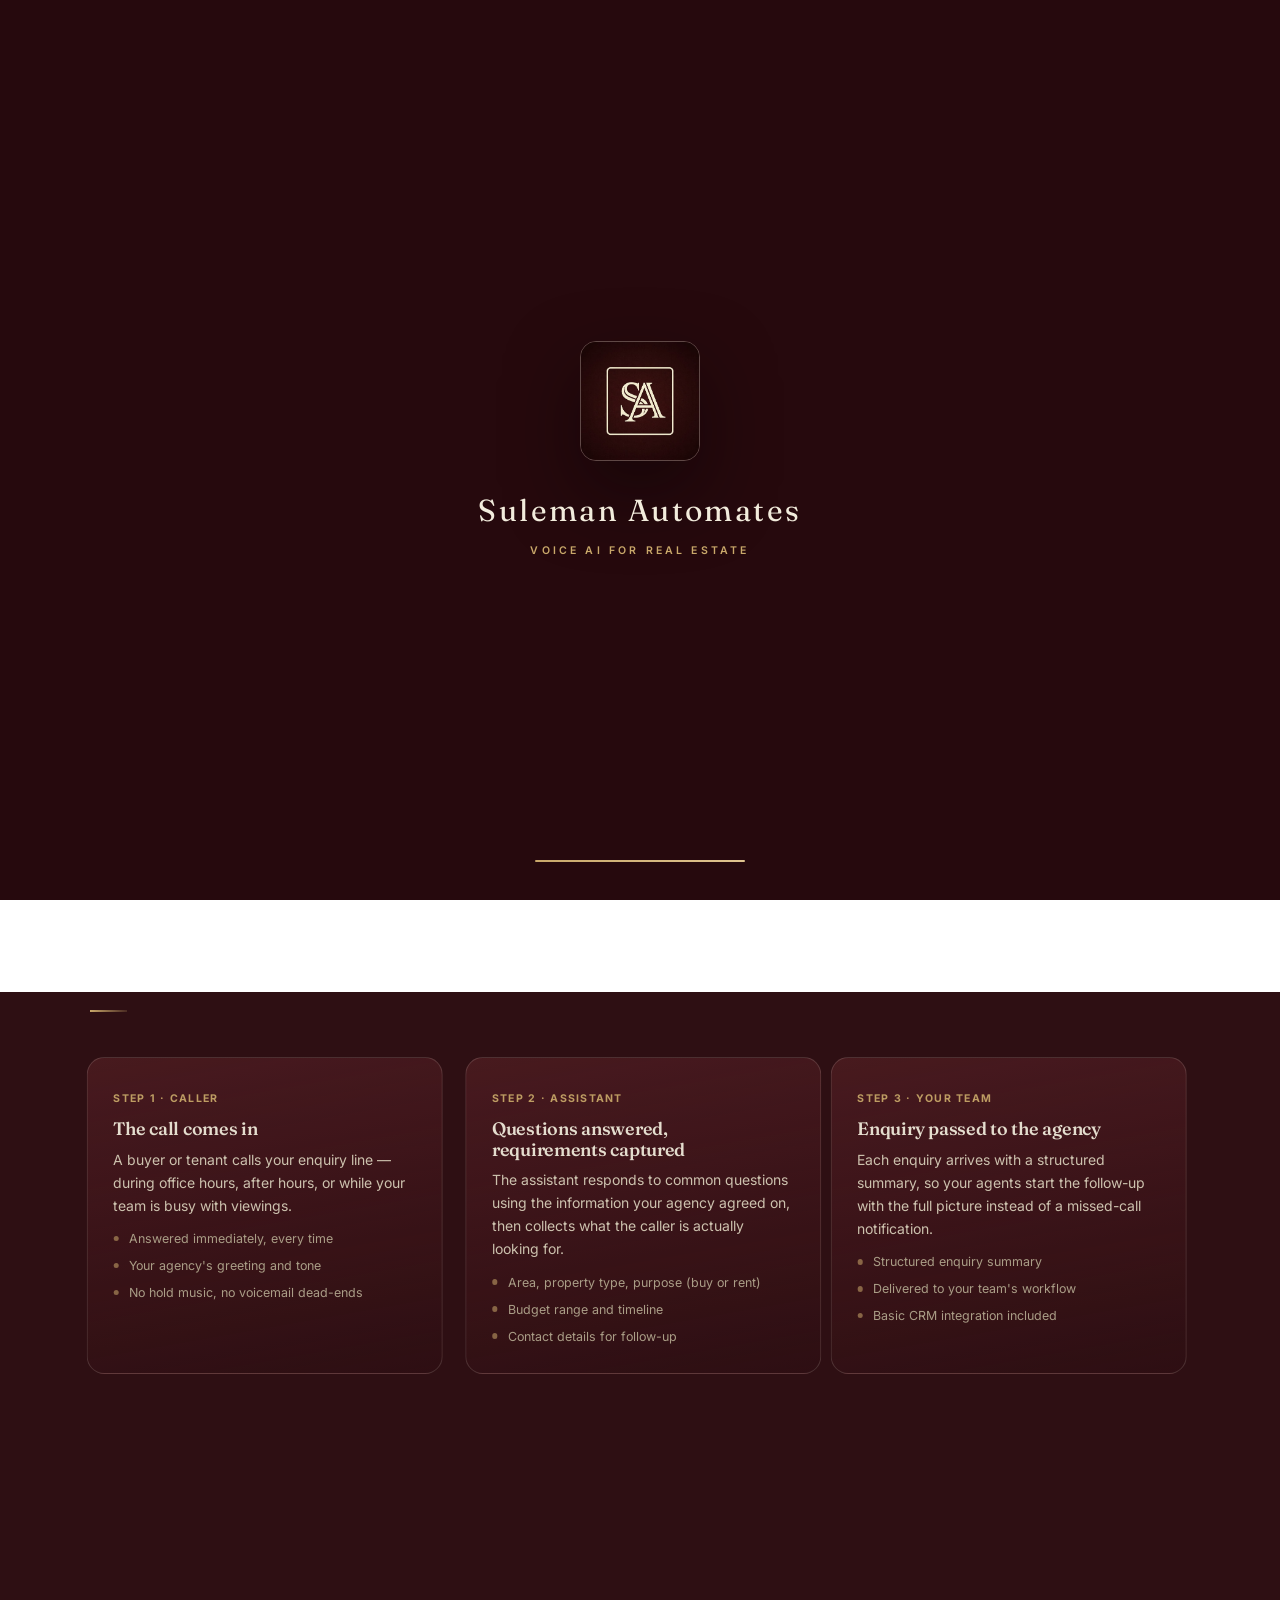
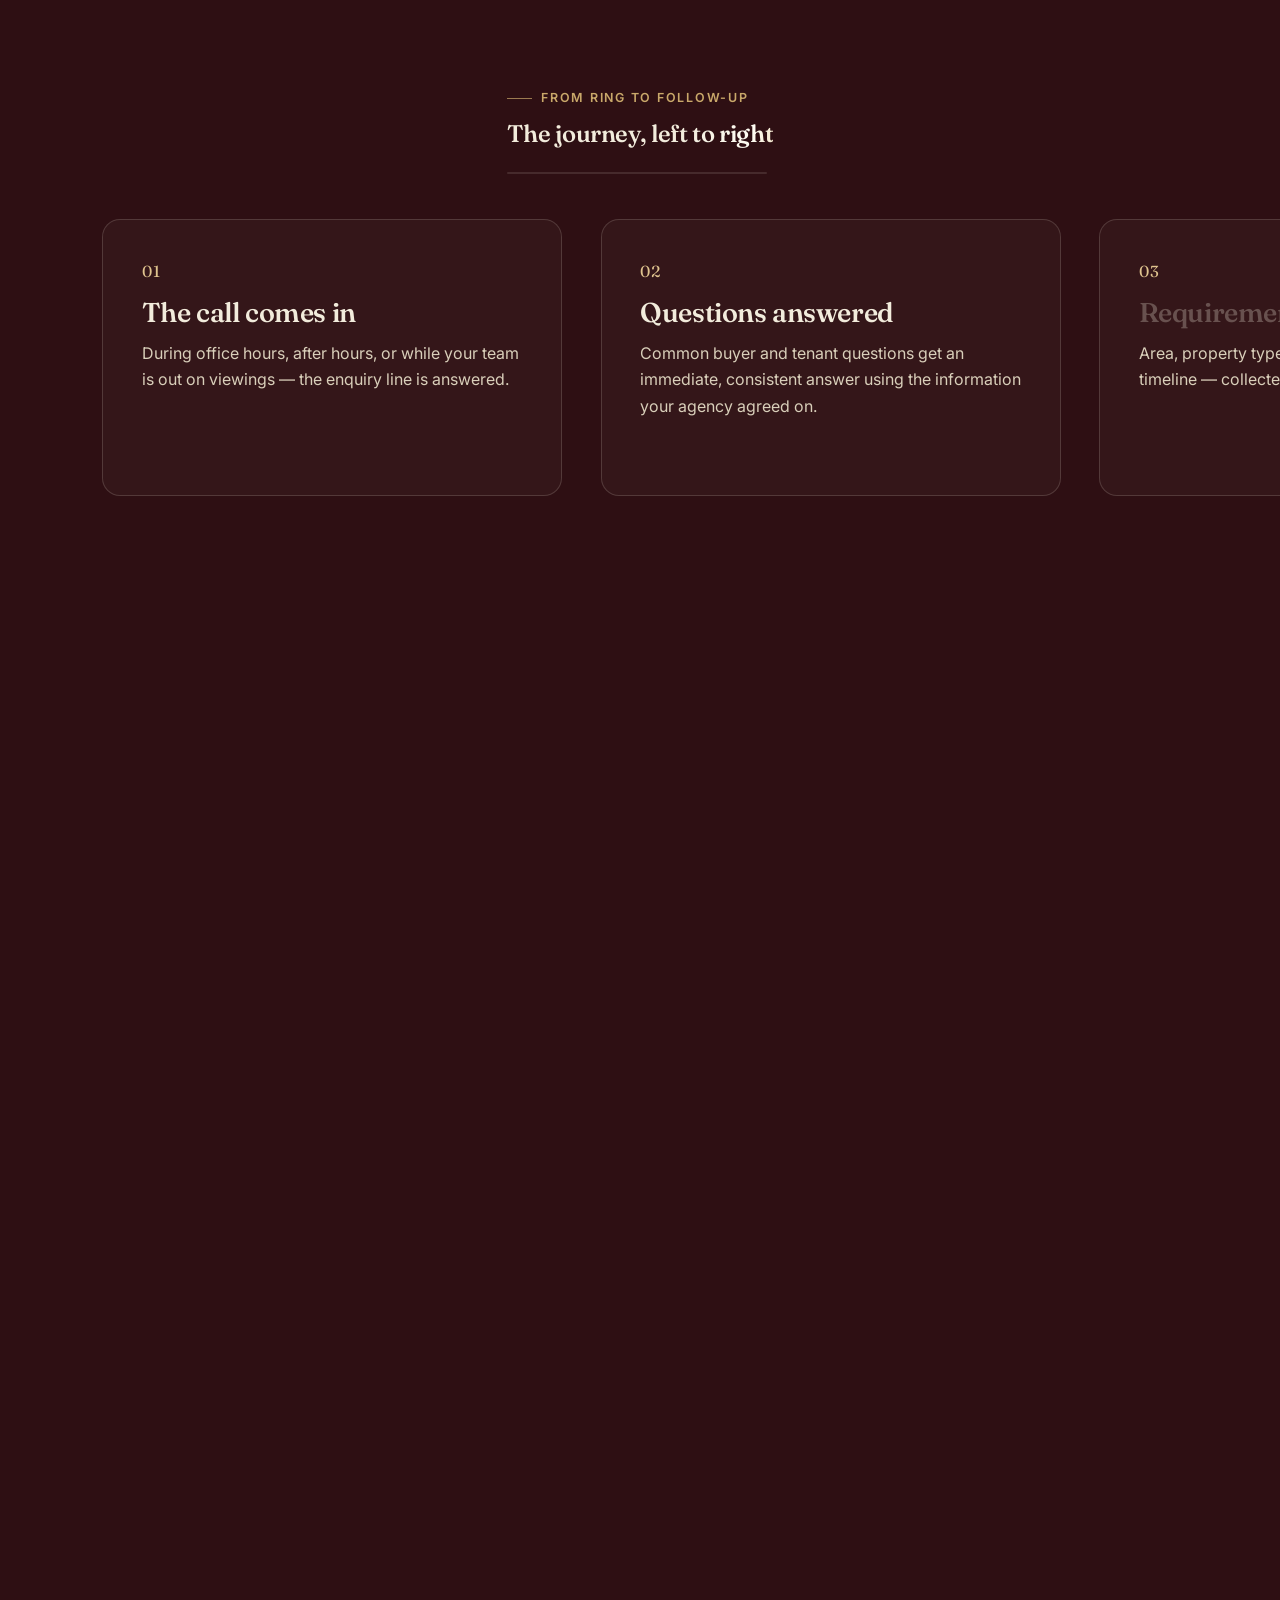
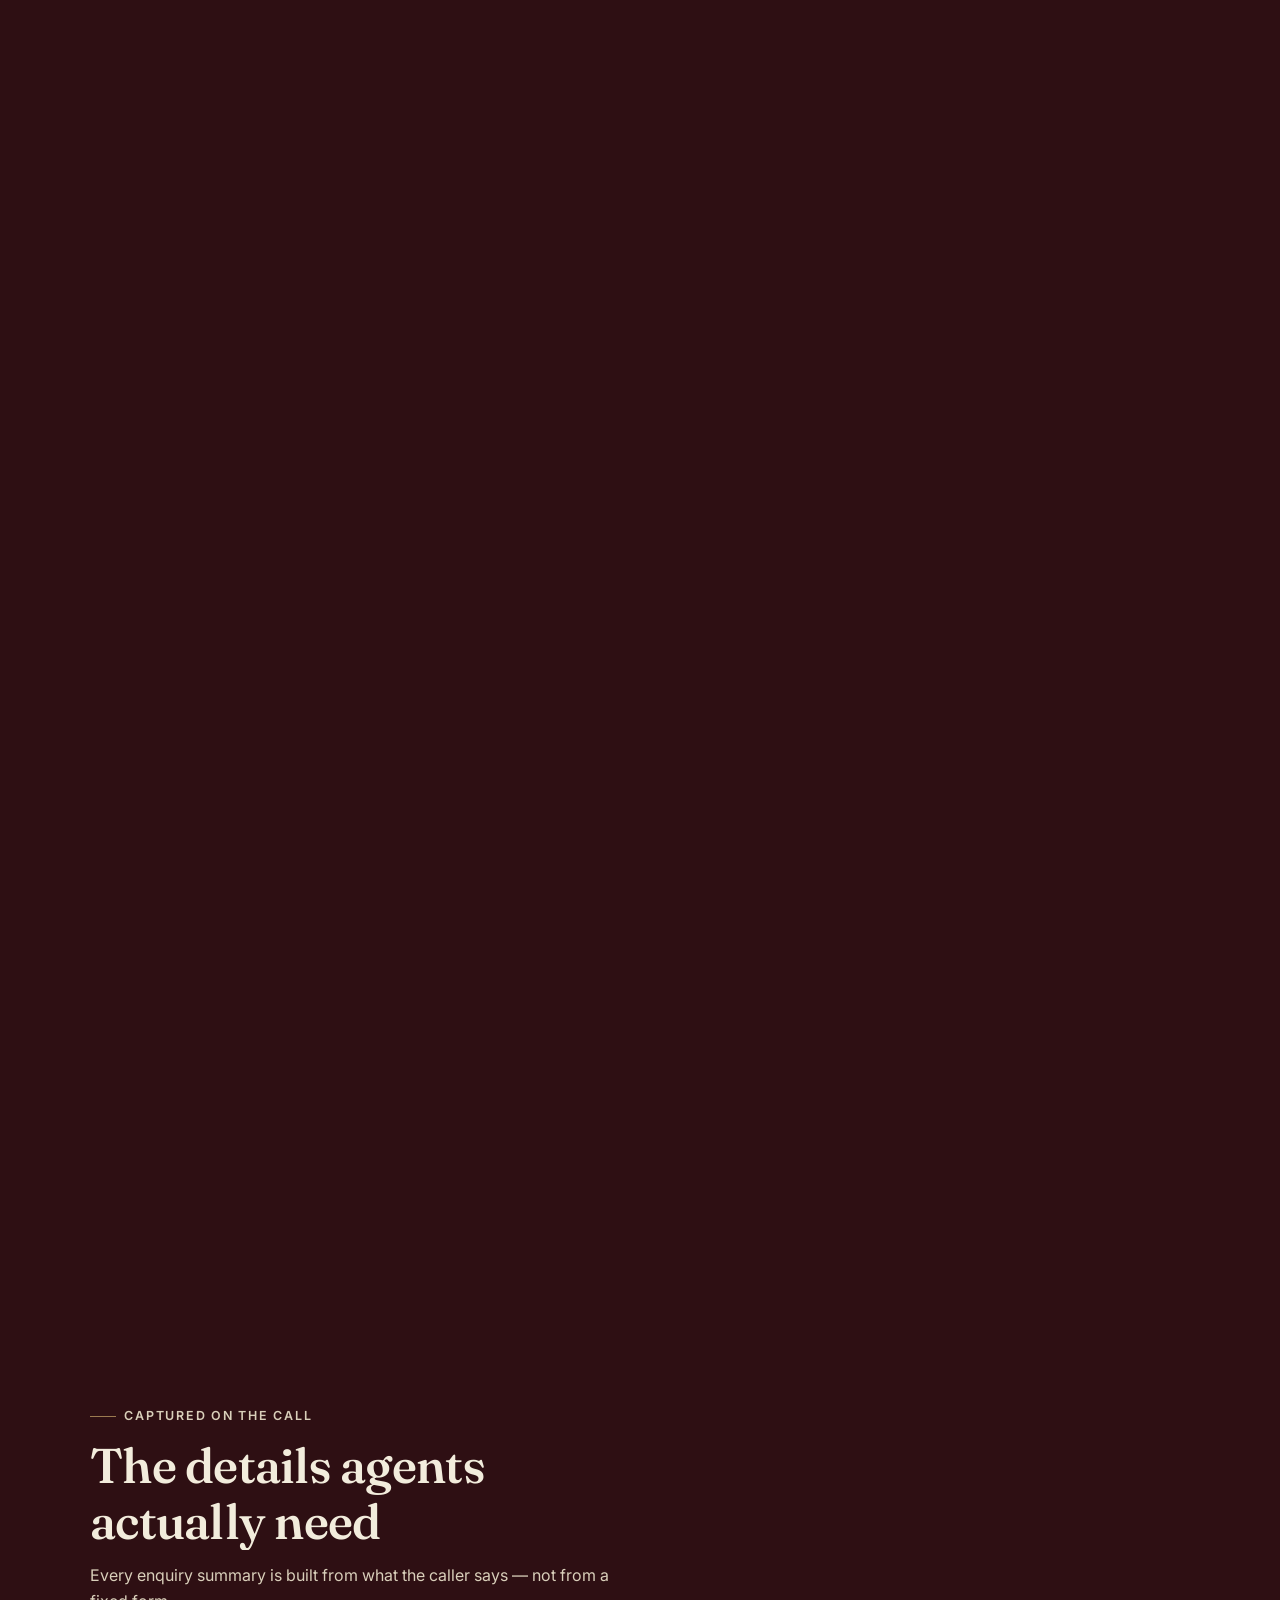
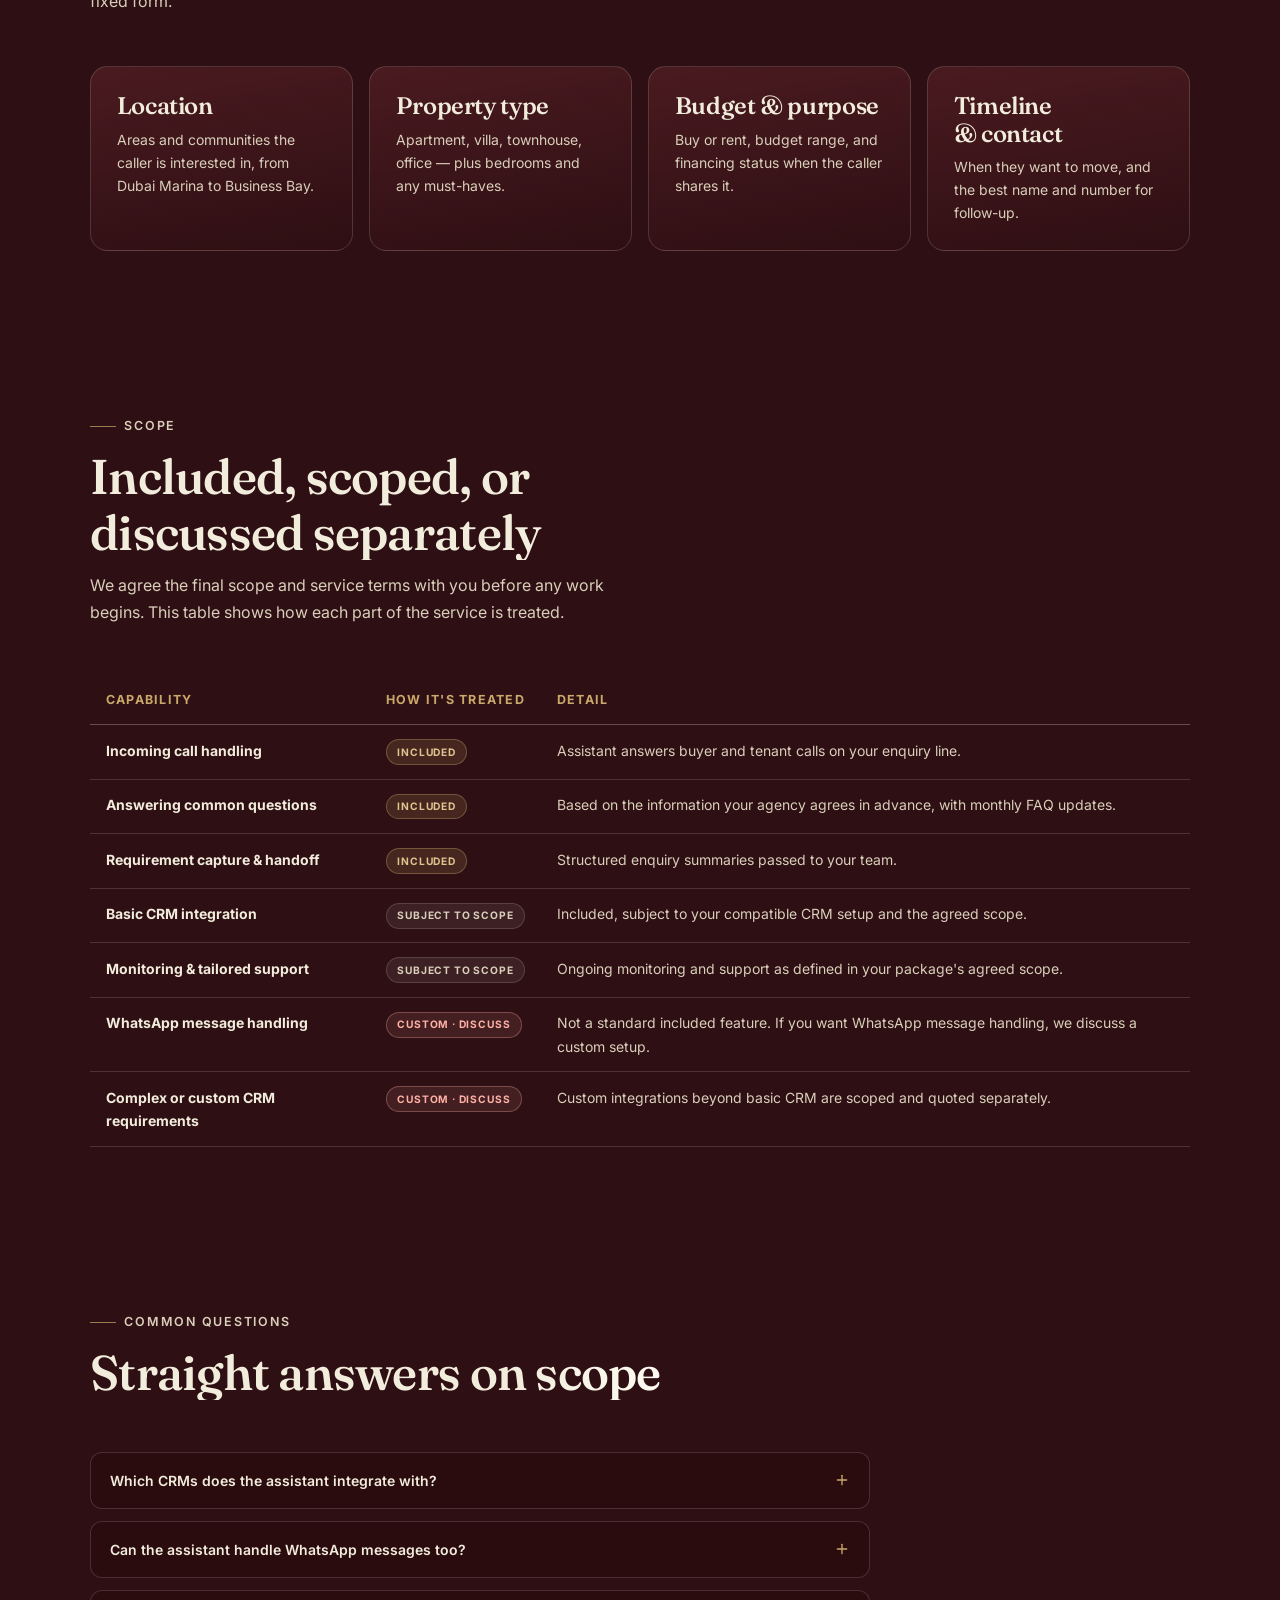
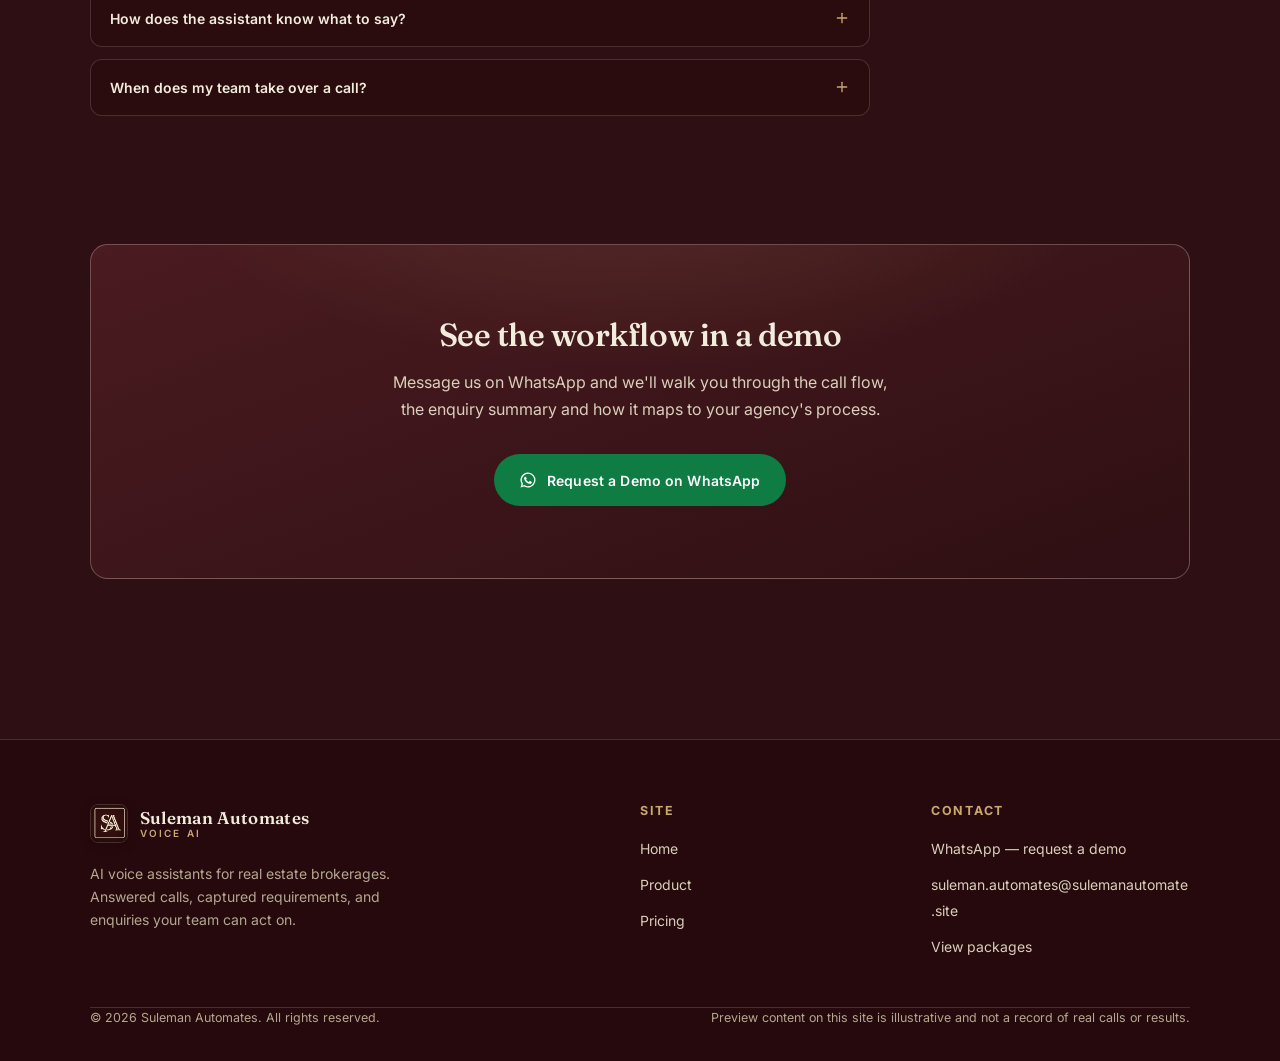
<file: product.html>
<!DOCTYPE html>
<html lang="en" class="no-js">
<head>
  <meta charset="UTF-8">
  <meta name="viewport" content="width=device-width, initial-scale=1">
  <title>Product — How the AI Voice Assistant Works | Suleman Automates</title>
  <meta name="description" content="How the Suleman Automates voice assistant handles incoming property calls, answers agreed questions, captures buyer and tenant requirements, and passes enquiries to your team.">
  <link rel="icon" href="data:image/svg+xml,%3Csvg xmlns='http://www.w3.org/2000/svg' viewBox='0 0 64 64'%3E%3Crect width='64' height='64' rx='12' fill='%233e1519'/%3E%3Crect x='5' y='5' width='54' height='54' rx='10' fill='none' stroke='%23f2ecdc' stroke-width='3'/%3E%3Ctext x='32' y='42' font-family='Georgia,serif' font-size='27' font-weight='600' fill='%23f2ecdc' text-anchor='middle'%3ESA%3C/text%3E%3C/svg%3E">
  <link rel="preconnect" href="https://fonts.googleapis.com">
  <link rel="preconnect" href="https://fonts.gstatic.com" crossorigin>
  <link href="https://fonts.googleapis.com/css2?family=Fraunces:ital,opsz,wght@0,9..144,400..700;1,9..144,400..700&family=Inter:wght@400..700&display=swap" rel="stylesheet">
  <link rel="stylesheet" href="assets/css/style.css">
  <script>document.documentElement.classList.replace('no-js', 'js');</script>
  <script>
    try {
      document.documentElement.classList.add('header-enter');
      if (!sessionStorage.getItem('sa-intro-seen') && !window.matchMedia('(prefers-reduced-motion: reduce)').matches) {
        document.documentElement.classList.add('intro-pending');
        setTimeout(function () { document.documentElement.classList.remove('intro-pending', 'header-enter'); }, 4200);
      } else {
        setTimeout(function () { document.documentElement.classList.remove('header-enter'); }, 4200);
      }
    } catch (e) { document.documentElement.classList.remove('header-enter'); }
  </script>
</head>
<body>
  <a class="skip-link" href="#main">Skip to content</a>

  <header class="site-header">
    <div class="container header-inner">
      <a class="brand" href="index.html">
        <span class="brand-mark" aria-hidden="true">
          <img src="assets/img/brand-monogram.png" alt="" width="48" height="48">
        </span>
        <span class="brand-name">Suleman Automates<small>Voice AI</small></span>
      </a>

      <nav class="nav" aria-label="Primary">
        <a class="nav-link" href="index.html">Home</a>
        <a class="nav-link" href="product.html" aria-current="page">Product</a>
        <a class="nav-link" href="pricing.html">Pricing</a>
        <a class="btn btn--primary btn--sm header-cta"
           href="https://wa.me/923090196403?text=Hi%2C%20I%27d%20like%20to%20see%20the%20AI%20assistant%20demo%20for%20my%20real%20estate%20agency."
           target="_blank" rel="noopener">Request a Demo</a>
      </nav>

      <button class="menu-btn" type="button" aria-expanded="false" aria-controls="mobile-menu">
        <span class="sr-only">Menu</span>
        <svg width="20" height="20" viewBox="0 0 24 24" fill="none" stroke="currentColor" stroke-width="1.8" stroke-linecap="round" aria-hidden="true">
          <line x1="3" y1="7" x2="21" y2="7"/><line x1="3" y1="12" x2="21" y2="12"/><line x1="3" y1="17" x2="21" y2="17"/>
        </svg>
      </button>
    </div>
  </header>

  <nav class="mobile-menu" id="mobile-menu" aria-label="Mobile" hidden>
    <a class="nav-link" href="index.html">Home</a>
    <a class="nav-link" href="product.html" aria-current="page">Product</a>
    <a class="nav-link" href="pricing.html">Pricing</a>
    <a class="btn btn--primary"
       href="https://wa.me/923090196403?text=Hi%2C%20I%27d%20like%20to%20see%20the%20AI%20assistant%20demo%20for%20my%20real%20estate%20agency."
       target="_blank" rel="noopener">Request a Demo</a>
  </nav>

  <main id="main">
    <!-- ================= Hero + 3D phone ================= -->
    <section class="hero hero--product">
      <canvas class="hero-particles" aria-hidden="true"></canvas>
      <div class="container hero-grid">
        <div class="hero-copy">
          <p class="eyebrow">Product</p>
          <h1>A clear workflow, from <em>call</em> to your CRM</h1>
          <p class="hero-lede">
            The assistant is designed around one job: make sure every property enquiry is
            answered, understood, and delivered to your team with the details needed to
            follow up. Here is exactly how a call flows — and what is included versus
            what we scope together.
          </p>
          <div class="hero-actions">
            <a class="btn btn--wa"
               href="https://wa.me/923090196403?text=Hi%2C%20I%27d%20like%20to%20see%20the%20AI%20assistant%20demo%20for%20my%20real%20estate%20agency."
               target="_blank" rel="noopener">
              <svg width="18" height="18" viewBox="0 0 24 24" fill="currentColor" aria-hidden="true"><path d="M12 2a10 10 0 0 0-8.6 15.1L2 22l5-1.3A10 10 0 1 0 12 2Zm0 18.2a8.2 8.2 0 0 1-4.2-1.2l-.3-.2-3 .8.8-2.9-.2-.3A8.2 8.2 0 1 1 12 20.2Zm4.5-6.1c-.2-.1-1.5-.7-1.7-.8-.2-.1-.4-.1-.6.1-.2.2-.6.8-.8 1-.1.2-.3.2-.5.1a6.7 6.7 0 0 1-3.3-2.9c-.2-.4.2-.4.6-1.2.1-.2 0-.4 0-.5l-.8-1.8c-.2-.5-.4-.4-.6-.4h-.5c-.2 0-.5.1-.7.3-.2.3-.9.9-.9 2.1s.9 2.5 1 2.6c.1.2 1.8 2.8 4.4 3.9.6.3 1.1.4 1.5.5.6.2 1.2.2 1.6.1.5-.1 1.5-.6 1.7-1.2.2-.6.2-1.1.2-1.2-.1-.1-.3-.2-.6-.3Z"/></svg>
              Request a Demo on WhatsApp
            </a>
            <a class="btn btn--ghost" href="#scope">What's included</a>
          </div>
        </div>

        <!-- 3D phone preview -->
        <div class="phone-scene tilt-scene reveal" style="--d:150ms">
          <div class="phone-tilt tilt-target" id="product-tilt">
            <div class="phone" aria-hidden="true">
              <div class="phone-screen">
                <div class="mini-head">
                  <span class="mini-avatar">S</span>
                  <span class="mini-id">
                    <strong>Sarah · AI</strong>
                    <span>Enquiry line</span>
                  </span>
                  <span class="mini-status"><i></i>On call</span>
                </div>
                <div class="mini-bubble caller">Hi — do you have 2-bed apartments in Dubai Marina?</div>
                <div class="mini-bubble assistant">Yes, from around AED 1.8M. What's your timeline?</div>
                <div class="mini-bubble caller">Looking to buy in the next 2–3 months.</div>
                <dl class="mini-req">
                  <div><dt>Location</dt><dd>Dubai Marina</dd></div>
                  <div><dt>Type</dt><dd>2-bed apt</dd></div>
                  <div><dt>Budget</dt><dd>≈ AED 1.8M</dd></div>
                  <div><dt>Timeline</dt><dd>2–3 months</dd></div>
                </dl>
                <div class="mini-foot">Summary → passed to your team</div>
              </div>
            </div>
            <span class="orbit-chip orbit-chip--wa">
              <svg width="13" height="13" viewBox="0 0 24 24" fill="currentColor" aria-hidden="true"><path d="M12 2a10 10 0 0 0-8.6 15.1L2 22l5-1.3A10 10 0 1 0 12 2Zm4.5 12.1c-.2-.1-1.5-.7-1.7-.8-.2-.1-.4-.1-.6.1-.2.2-.6.8-.8 1-.1.2-.3.2-.5.1a6.7 6.7 0 0 1-3.3-2.9c-.2-.4.2-.4.6-1.2.1-.2 0-.4 0-.5l-.8-1.8c-.2-.5-.4-.4-.6-.4h-.5c-.2 0-.5.1-.7.3-.2.3-.9.9-.9 2.1s.9 2.5 1 2.6c.1.2 1.8 2.8 4.4 3.9.6.3 1.1.4 1.5.5.6.2 1.2.2 1.6.1.5-.1 1.5-.6 1.7-1.2.2-.6.2-1.1.2-1.2-.1-.1-.3-.2-.6-.3Z"/></svg>
              WhatsApp · custom setup
            </span>
            <span class="orbit-chip orbit-chip--crm">
              <svg width="13" height="13" viewBox="0 0 24 24" fill="none" stroke="currentColor" stroke-width="1.8" stroke-linecap="round" aria-hidden="true"><ellipse cx="12" cy="5" rx="9" ry="3"/><path d="M21 12c0 1.66-4 3-9 3s-9-1.34-9-3"/><path d="M3 5v14c0 1.66 4 3 9 3s9-1.34 9-3V5"/></svg>
              Basic CRM · in scope
            </span>
            <span class="orbit-chip orbit-chip--req">
              <svg width="13" height="13" viewBox="0 0 24 24" fill="none" stroke="currentColor" stroke-width="2" stroke-linecap="round" stroke-linejoin="round" aria-hidden="true"><polyline points="20 6 9 17 4 12"/></svg>
              Requirements captured
            </span>
          </div>
          <p class="preview-label">Illustrative preview — not a live product screen.</p>
        </div>
      </div>
    </section>

    <!-- ================= Marquee ticker ================= -->
    <div class="ticker" aria-hidden="true">
      <div class="ticker-track">
        <div class="ticker-group">
          <span>Answered instantly</span><i>◆</i>
          <span>Requirements captured</span><i>◆</i>
          <span>After-hours covered</span><i>◆</i>
          <span>Structured summaries</span><i>◆</i>
          <span>Passed to your team</span><i>◆</i>
          <span>No missed calls</span><i>◆</i>
        </div>
        <div class="ticker-group">
          <span>Answered instantly</span><i>◆</i>
          <span>Requirements captured</span><i>◆</i>
          <span>After-hours covered</span><i>◆</i>
          <span>Structured summaries</span><i>◆</i>
          <span>Passed to your team</span><i>◆</i>
          <span>No missed calls</span><i>◆</i>
        </div>
      </div>
    </div>

    <!-- ================= Workflow ================= -->
    <section class="section section--tight">
      <div class="container">
        <div class="section-head reveal">
          <p class="eyebrow">Call workflow</p>
          <h2>Three steps, every enquiry</h2>
        </div>

        <div class="rail-line" aria-hidden="true"></div>
        <div class="flow">

          <div class="flow-node reveal" style="--d:0ms">
            <span class="tag">Step 1 · Caller</span>
            <h3>The call comes in</h3>
            <p>
              A buyer or tenant calls your enquiry line — during office hours, after
              hours, or while your team is busy with viewings.
            </p>
            <ul>
              <li>Answered immediately, every time</li>
              <li>Your agency's greeting and tone</li>
              <li>No hold music, no voicemail dead-ends</li>
            </ul>
          </div>

          <div class="flow-node reveal" style="--d:0ms">
            <span class="tag">Step 2 · Assistant</span>
            <h3>Questions answered, requirements captured</h3>
            <p>
              The assistant responds to common questions using the information your
              agency agreed on, then collects what the caller is actually looking for.
            </p>
            <ul>
              <li>Area, property type, purpose (buy or rent)</li>
              <li>Budget range and timeline</li>
              <li>Contact details for follow-up</li>
            </ul>
          </div>

          <div class="flow-node reveal" style="--d:0ms">
            <span class="tag">Step 3 · Your team</span>
            <h3>Enquiry passed to the agency</h3>
            <p>
              Each enquiry arrives with a structured summary, so your agents start the
              follow-up with the full picture instead of a missed-call notification.
            </p>
            <ul>
              <li>Structured enquiry summary</li>
              <li>Delivered to your team's workflow</li>
              <li>Basic CRM integration included</li>
            </ul>
          </div>
        </div>
      </div>
    </section>

    <!-- ================= Horizontal journey (pinned scroll, desktop) ================= -->
    <section class="h-scroll" id="journey" aria-label="Call journey overview">
      <div class="h-stage">
        <div class="container h-head">
          <p class="eyebrow">From ring to follow-up</p>
          <h2>The journey, left to right</h2>
          <div class="h-progress" aria-hidden="true"><span></span></div>
        </div>

        <div class="h-track">
          <article class="h-panel">
            <span class="h-num">01</span>
            <h3>The call comes in</h3>
            <p>During office hours, after hours, or while your team is out on viewings — the enquiry line is answered.</p>
          </article>

          <article class="h-panel">
            <span class="h-num">02</span>
            <h3>Questions answered</h3>
            <p>Common buyer and tenant questions get an immediate, consistent answer using the information your agency agreed on.</p>
          </article>

          <article class="h-panel">
            <span class="h-num">03</span>
            <h3>Requirements captured</h3>
            <p>Area, property type, purpose, budget range and timeline — collected during a natural conversation.</p>
          </article>

          <article class="h-panel">
            <span class="h-num">04</span>
            <h3>Structured summary</h3>
            <p>Every enquiry arrives in the same format, so agents start follow-up with the full picture instead of a missed-call notification.</p>
          </article>

          <article class="h-panel">
            <span class="h-num">05</span>
            <h3>Passed to your team</h3>
            <p>Summaries reach your agents' workflow. Basic CRM integration is included; deeper CRM work is scoped separately.</p>
          </article>

          <article class="h-panel">
            <span class="h-num">Demo</span>
            <h3>See it on a real call</h3>
            <p>We walk through the workflow on a live demo call, with your own enquiry flow as the example.</p>
            <a class="btn btn--wa"
               href="https://wa.me/923090196403?text=Hi%2C%20I%27d%20like%20to%20see%20the%20AI%20assistant%20demo%20for%20my%20real%20estate%20agency."
               target="_blank" rel="noopener">Request a demo on WhatsApp</a>
          </article>
        </div>
      </div>
    </section>

    <!-- ================= What it captures ================= -->
    <section class="section section--tight">
      <div class="container">
        <div class="section-head reveal">
          <p class="eyebrow">Captured on the call</p>
          <h2>The details agents actually need</h2>
          <p>Every enquiry summary is built from what the caller says — not from a fixed form.</p>
        </div>

        <div class="card-grid cols-4">
          <article class="card reveal" style="--d:0ms">
            <h3>Location</h3>
            <p>Areas and communities the caller is interested in, from Dubai Marina to Business Bay.</p>
          </article>
          <article class="card reveal" style="--d:90ms">
            <h3>Property type</h3>
            <p>Apartment, villa, townhouse, office — plus bedrooms and any must-haves.</p>
          </article>
          <article class="card reveal" style="--d:180ms">
            <h3>Budget &amp; purpose</h3>
            <p>Buy or rent, budget range, and financing status when the caller shares it.</p>
          </article>
          <article class="card reveal" style="--d:270ms">
            <h3>Timeline &amp; contact</h3>
            <p>When they want to move, and the best name and number for follow-up.</p>
          </article>
        </div>
      </div>
    </section>

    <!-- ================= Scope ================= -->
    <section class="section" id="scope">
      <div class="container">
        <div class="section-head reveal">
          <p class="eyebrow">Scope</p>
          <h2>Included, scoped, or discussed separately</h2>
          <p>
            We agree the final scope and service terms with you before any work begins.
            This table shows how each part of the service is treated.
          </p>
        </div>

        <div class="scope-table-wrap reveal">
          <table class="scope-table">
            <thead>
              <tr>
                <th scope="col">Capability</th>
                <th scope="col">How it's treated</th>
                <th scope="col">Detail</th>
              </tr>
            </thead>
            <tbody>
              <tr>
                <td><strong>Incoming call handling</strong></td>
                <td><span class="pill pill--included">Included</span></td>
                <td>Assistant answers buyer and tenant calls on your enquiry line.</td>
              </tr>
              <tr>
                <td><strong>Answering common questions</strong></td>
                <td><span class="pill pill--included">Included</span></td>
                <td>Based on the information your agency agrees in advance, with monthly FAQ updates.</td>
              </tr>
              <tr>
                <td><strong>Requirement capture &amp; handoff</strong></td>
                <td><span class="pill pill--included">Included</span></td>
                <td>Structured enquiry summaries passed to your team.</td>
              </tr>
              <tr>
                <td><strong>Basic CRM integration</strong></td>
                <td><span class="pill pill--scope">Subject to scope</span></td>
                <td>Included, subject to your compatible CRM setup and the agreed scope.</td>
              </tr>
              <tr>
                <td><strong>Monitoring &amp; tailored support</strong></td>
                <td><span class="pill pill--scope">Subject to scope</span></td>
                <td>Ongoing monitoring and support as defined in your package's agreed scope.</td>
              </tr>
              <tr>
                <td><strong>WhatsApp message handling</strong></td>
                <td><span class="pill pill--custom">Custom · discuss</span></td>
                <td>Not a standard included feature. If you want WhatsApp message handling, we discuss a custom setup.</td>
              </tr>
              <tr>
                <td><strong>Complex or custom CRM requirements</strong></td>
                <td><span class="pill pill--custom">Custom · discuss</span></td>
                <td>Custom integrations beyond basic CRM are scoped and quoted separately.</td>
              </tr>
            </tbody>
          </table>
        </div>
      </div>
    </section>

    <!-- ================= FAQ ================= -->
    <section class="section section--tight">
      <div class="container">
        <div class="section-head reveal">
          <p class="eyebrow">Common questions</p>
          <h2>Straight answers on scope</h2>
        </div>

        <div class="faq reveal">
          <details>
            <summary>
              Which CRMs does the assistant integrate with?
              <svg width="16" height="16" viewBox="0 0 24 24" fill="none" stroke="currentColor" stroke-width="2" stroke-linecap="round" aria-hidden="true"><line x1="12" y1="5" x2="12" y2="19"/><line x1="5" y1="12" x2="19" y2="12"/></svg>
            </summary>
            <p class="faq-body">
              Basic CRM integration is included, subject to your compatible setup and the
              agreed scope. If your CRM needs complex or custom work, we discuss that as a
              separate custom setup before anything is built.
            </p>
          </details>
          <details>
            <summary>
              Can the assistant handle WhatsApp messages too?
              <svg width="16" height="16" viewBox="0 0 24 24" fill="none" stroke="currentColor" stroke-width="2" stroke-linecap="round" aria-hidden="true"><line x1="12" y1="5" x2="12" y2="19"/><line x1="5" y1="12" x2="19" y2="12"/></svg>
            </summary>
            <p class="faq-body">
              WhatsApp message handling is a custom requirement for discussion — it is not
              part of the standard packages and is not presented as a live feature today.
              If it matters to your agency, tell us on WhatsApp and we'll scope it.
            </p>
          </details>
          <details>
            <summary>
              How does the assistant know what to say?
              <svg width="16" height="16" viewBox="0 0 24 24" fill="none" stroke="currentColor" stroke-width="2" stroke-linecap="round" aria-hidden="true"><line x1="12" y1="5" x2="12" y2="19"/><line x1="5" y1="12" x2="19" y2="12"/></svg>
            </summary>
            <p class="faq-body">
              You agree the information the assistant may use — listings overview, common
              questions, service details — and packages include monthly FAQ updates so the
              answers stay current with your agreed scope.
            </p>
          </details>
          <details>
            <summary>
              When does my team take over a call?
              <svg width="16" height="16" viewBox="0 0 24 24" fill="none" stroke="currentColor" stroke-width="2" stroke-linecap="round" aria-hidden="true"><line x1="12" y1="5" x2="12" y2="19"/><line x1="5" y1="12" x2="19" y2="12"/></svg>
            </summary>
            <p class="faq-body">
              The workflow is designed so the assistant captures the enquiry and passes it
              to your team with a structured summary. Handover behaviour — for example when
              a caller needs something outside the agreed scope — is defined together
              during setup.
            </p>
          </details>
        </div>
      </div>
    </section>

    <!-- ================= CTA ================= -->
    <section class="section section--tight">
      <div class="container">
        <div class="cta-band reveal">
          <h2>See the workflow in a demo</h2>
          <p>
            Message us on WhatsApp and we'll walk you through the call flow, the enquiry
            summary and how it maps to your agency's process.
          </p>
          <a class="btn btn--wa"
             href="https://wa.me/923090196403?text=Hi%2C%20I%27d%20like%20to%20see%20the%20AI%20assistant%20demo%20for%20my%20real%20estate%20agency."
             target="_blank" rel="noopener">
            <svg width="18" height="18" viewBox="0 0 24 24" fill="currentColor" aria-hidden="true"><path d="M12 2a10 10 0 0 0-8.6 15.1L2 22l5-1.3A10 10 0 1 0 12 2Zm0 18.2a8.2 8.2 0 0 1-4.2-1.2l-.3-.2-3 .8.8-2.9-.2-.3A8.2 8.2 0 1 1 12 20.2Zm4.5-6.1c-.2-.1-1.5-.7-1.7-.8-.2-.1-.4-.1-.6.1-.2.2-.6.8-.8 1-.1.2-.3.2-.5.1a6.7 6.7 0 0 1-3.3-2.9c-.2-.4.2-.4.6-1.2.1-.2 0-.4 0-.5l-.8-1.8c-.2-.5-.4-.4-.6-.4h-.5c-.2 0-.5.1-.7.3-.2.3-.9.9-.9 2.1s.9 2.5 1 2.6c.1.2 1.8 2.8 4.4 3.9.6.3 1.1.4 1.5.5.6.2 1.2.2 1.6.1.5-.1 1.5-.6 1.7-1.2.2-.6.2-1.1.2-1.2-.1-.1-.3-.2-.6-.3Z"/></svg>
            Request a Demo on WhatsApp
          </a>
        </div>
      </div>
    </section>
  </main>

  <footer class="site-footer">
    <div class="container">
      <div class="footer-grid">
        <div class="footer-brand">
          <a class="brand" href="index.html">
            <span class="brand-mark" aria-hidden="true">
              <img src="assets/img/brand-monogram.png" alt="" width="48" height="48" loading="lazy">
            </span>
            <span class="brand-name">Suleman Automates<small>Voice AI</small></span>
          </a>
          <p>
            AI voice assistants for real estate brokerages. Answered calls, captured
            requirements, and enquiries your team can act on.
          </p>
        </div>
        <div class="footer-col">
          <h3>Site</h3>
          <ul>
            <li><a href="index.html">Home</a></li>
            <li><a href="product.html">Product</a></li>
            <li><a href="pricing.html">Pricing</a></li>
          </ul>
        </div>
        <div class="footer-col">
          <h3>Contact</h3>
          <ul>
            <li><a href="https://wa.me/923090196403?text=Hi%2C%20I%27d%20like%20to%20see%20the%20AI%20assistant%20demo%20for%20my%20real%20estate%20agency." target="_blank" rel="noopener">WhatsApp — request a demo</a></li>
            <li><a href="mailto:suleman.automates@sulemanautomate.site">suleman.automates@sulemanautomate.site</a></li>
            <li><a href="pricing.html">View packages</a></li>
          </ul>
        </div>
      </div>
      <div class="footer-legal">
        <span>© <span id="year">2026</span> Suleman Automates. All rights reserved.</span>
        <span>Preview content on this site is illustrative and not a record of real calls or results.</span>
      </div>
    </div>
  </footer>

  <script src="assets/js/vendor/gsap.min.js" defer></script>
  <script src="assets/js/vendor/ScrollTrigger.min.js" defer></script>
  <script src="assets/js/vendor/SplitText.min.js" defer></script>
  <script src="assets/js/vendor/lenis.min.js" defer></script>
  <script src="assets/js/global.js" defer></script>
</body>
</html>
</file>
<file: assets/css/style.css>
/* ==========================================================================
   Suleman Automates — design system
   Brand direction: deep burgundy + warm ivory (from the SA monogram)
   ========================================================================== */

/* ---------- Tokens ---------- */
:root {
  /* Color — burgundy scale */
  --burgundy-900: #26090d;
  --burgundy-800: #2e0f13;
  --burgundy-700: #3e1519;   /* primary surface */
  --burgundy-600: #4a1b20;   /* raised surface */
  --burgundy-500: #5a2329;   /* interactive surface */
  --burgundy-400: #6e2d33;

  /* Color — ivory scale */
  --ivory: #f2ecdc;          /* primary text */
  --ivory-soft: #d9cfba;     /* secondary text */
  --ivory-dim: #b3a88f;      /* tertiary text, large only */
  --ivory-faint: rgba(242, 236, 220, 0.16);
  --ivory-line: rgba(242, 236, 220, 0.28);

  /* Color — accents */
  --gold: #c9a86a;           /* premium accent, large text & UI */
  --gold-bright: #e0c48f;
  --wa-green: #0e7c43;       /* WhatsApp CTA */
  --wa-green-hover: #0c6d3a;

  /* Dark-on-light text for ivory chips */
  --ink: #2e0f13;
  --ink-soft: #4a2a24;

  /* Typography */
  --font-display: "Fraunces", Georgia, "Times New Roman", serif;
  --font-body: "Inter", system-ui, -apple-system, "Segoe UI", sans-serif;

  --fs-xs: 0.78rem;
  --fs-sm: 0.875rem;
  --fs-md: 1rem;
  --fs-lg: 1.125rem;
  --fs-xl: clamp(1.25rem, 1rem + 1.2vw, 1.5rem);
  --fs-2xl: clamp(1.5rem, 1.1rem + 2vw, 2rem);
  --fs-3xl: clamp(2rem, 1.3rem + 2.8vw, 3.05rem);
  --fs-hero: clamp(2.4rem, 1.2rem + 5vw, 4.5rem);

  /* Spacing (8pt-derived) */
  --sp-1: 0.25rem; --sp-2: 0.5rem;  --sp-3: 0.75rem; --sp-4: 1rem;
  --sp-6: 1.5rem;  --sp-8: 2rem;    --sp-10: 3rem;   --sp-12: 4rem;
  --sp-16: 6rem;   --sp-20: 8rem;

  /* Radii & shadows */
  --radius-sm: 0.5rem;
  --radius-md: 0.75rem;
  --radius-lg: 1.1rem;
  --shadow-1: 0 2px 10px rgba(20, 5, 8, 0.35);
  --shadow-2: 0 14px 40px rgba(20, 5, 8, 0.45);
  --shadow-3: 0 30px 70px rgba(12, 3, 5, 0.55);

  /* Motion */
  --ease-out: cubic-bezier(0.22, 1, 0.36, 1);
  --t-fast: 180ms var(--ease-out);
  --t-med: 420ms var(--ease-out);

  --container: 1180px;
  --header-h: 4.25rem;
}

/* ---------- Reset & base ---------- */
*, *::before, *::after { box-sizing: border-box; }

html {
  scroll-behavior: smooth;
  -webkit-text-size-adjust: 100%;
}

body {
  margin: 0;
  font-family: var(--font-body);
  font-size: var(--fs-md);
  line-height: 1.65;
  color: var(--ivory);
  background:
    radial-gradient(1100px 620px at 85% -10%, rgba(152, 40, 49, 0.34), transparent 62%),
    radial-gradient(900px 560px at -10% 108%, rgba(110, 45, 51, 0.5), transparent 58%),
    var(--burgundy-800);
  min-height: 100vh;
  -webkit-font-smoothing: antialiased;
}

img { max-width: 100%; display: block; }

h1, h2, h3, h4 {
  font-family: var(--font-display);
  font-weight: 560;
  line-height: 1.14;
  letter-spacing: -0.015em;
  margin: 0;
  text-wrap: balance;
}

p { margin: 0; }
ul, ol { margin: 0; padding: 0; list-style: none; }

a { color: inherit; }

::selection { background: var(--gold); color: var(--ink); }

/* Visible, high-contrast focus for keyboard users */
:focus-visible {
  outline: 2px solid var(--gold-bright);
  outline-offset: 3px;
  border-radius: 2px;
}

.skip-link {
  position: absolute;
  left: var(--sp-4);
  top: -100%;
  z-index: 200;
  background: var(--ivory);
  color: var(--ink);
  padding: 0.6rem 1rem;
  border-radius: var(--radius-sm);
  font-weight: 600;
  transition: top var(--t-fast);
}
.skip-link:focus { top: 0.75rem; }

/* ---------- Utilities ---------- */
.sr-only {
  position: absolute;
  width: 1px;
  height: 1px;
  margin: -1px;
  padding: 0;
  overflow: hidden;
  clip: rect(0 0 0 0);
  white-space: nowrap;
  border: 0;
}

/* Hide content while the brand intro is pending (JS removes this early;
   the timeout in each page's head is a hard fallback). */
html.intro-pending body { visibility: hidden; }

/* ---------- Layout primitives ---------- */
.container {
  max-width: var(--container);
  margin-inline: auto;
  padding-inline: clamp(1.25rem, 4vw, 2.5rem);
}

.section { padding-block: clamp(3.5rem, 7vw, 6rem); }
.section--tight { padding-block: clamp(2.5rem, 5vw, 4rem); }

.section-head { max-width: 640px; margin-bottom: clamp(2rem, 4vw, 3.25rem); }

.eyebrow {
  display: inline-flex;
  align-items: center;
  gap: 0.55rem;
  font-size: var(--fs-xs);
  font-weight: 600;
  letter-spacing: 0.14em;
  text-transform: uppercase;
  color: var(--gold);
  margin-bottom: var(--sp-3);
}
.eyebrow::before {
  content: "";
  width: 1.6rem;
  height: 1px;
  background: var(--gold);
  opacity: 0.7;
}

.section-head h2 { font-size: var(--fs-3xl); }
.section-head p { margin-top: var(--sp-3); color: var(--ivory-soft); max-width: 56ch; }

/* ---------- Buttons ---------- */
.btn {
  display: inline-flex;
  align-items: center;
  justify-content: center;
  gap: 0.6rem;
  padding: 0.85rem 1.5rem;
  border-radius: 999px;
  border: 1px solid transparent;
  font-family: var(--font-body);
  font-size: var(--fs-sm);
  font-weight: 600;
  letter-spacing: 0.01em;
  text-decoration: none;
  cursor: pointer;
  transition: transform var(--t-fast), background var(--t-fast),
              border-color var(--t-fast), box-shadow var(--t-fast);
}
.btn:active { transform: translateY(1px); }

.btn--primary {
  background: var(--gold);
  color: var(--ink);
}
.btn--primary:hover {
  background: var(--gold-bright);
  box-shadow: var(--shadow-1);
  transform: translateY(-1px);
}

.btn--wa {
  background: var(--wa-green);
  color: #ffffff;
}
.btn--wa:hover {
  background: var(--wa-green-hover);
  box-shadow: var(--shadow-1);
  transform: translateY(-1px);
}

.btn--ghost {
  background: transparent;
  color: var(--ivory);
  border-color: var(--ivory-line);
}
.btn--ghost:hover {
  border-color: var(--ivory);
  background: rgba(242, 236, 220, 0.06);
}

.btn--sm { padding: 0.6rem 1.1rem; font-size: var(--fs-xs); }
.btn--block { width: 100%; }

.btn svg { flex: none; }

/* ---------- Header ---------- */
.site-header {
  position: fixed;
  inset-inline: 0;
  top: 0;
  z-index: 100;
  height: var(--header-h);
  background: rgba(38, 9, 13, 0.82);
  -webkit-backdrop-filter: blur(14px);
  backdrop-filter: blur(14px);
  border-bottom: 1px solid var(--ivory-faint);
  transition:
    background var(--t-med),
    border-color var(--t-med),
    box-shadow var(--t-med);
}
.site-header::before {
  content: "";
  position: absolute;
  inset: 0;
  height: 100%;
  pointer-events: none;
  background: linear-gradient(rgba(38, 9, 13, 0.55), transparent);
  mask-image: linear-gradient(black, transparent);
}

/* Gold hairline glow along the header's bottom edge — lights up once the
   page is scrolled (see .is-scrolled below). */
.site-header::after {
  content: "";
  position: absolute;
  left: 0;
  right: 0;
  bottom: -1px;
  height: 1px;
  pointer-events: none;
  background: linear-gradient(
    90deg,
    transparent 0%,
    rgba(224, 196, 143, 0.15) 18%,
    rgba(224, 196, 143, 0.6) 50%,
    rgba(224, 196, 143, 0.15) 82%,
    transparent 100%
  );
  opacity: 0;
  transition: opacity var(--t-med);
}

/* Scrolled state: slightly deeper glass so content reads through it less,
   a faint gold edge, and a soft drop shadow — the header "settles" */
.site-header.is-scrolled {
  background: rgba(29, 7, 11, 0.93);
  border-bottom-color: rgba(201, 168, 106, 0.26);
  box-shadow:
    0 1px 0 rgba(201, 168, 106, 0.18),
    0 10px 30px rgba(10, 2, 4, 0.45);
}
.site-header.is-scrolled::after { opacity: 1; }

.header-inner {
  height: var(--header-h);
  display: flex;
  align-items: center;
  justify-content: space-between;
  gap: var(--sp-4);
}

.brand {
  display: inline-flex;
  align-items: center;
  gap: 0.7rem;
  text-decoration: none;
  color: var(--ivory);
}

/* Soft red-wine radial glow sitting behind the brand in the header —
   quiet blood-wine accent. Painted above the header's own background but
   below the text (negative z-index inside the header's stacking context). */
.site-header .brand {
  position: relative;
}
.site-header .brand::before {
  content: "";
  position: absolute;
  left: -1.4rem;
  top: 50%;
  width: 10rem;
  height: 10rem;
  transform: translateY(-50%);
  z-index: -1;
  pointer-events: none;
  background: radial-gradient(
    circle closest-side,
    rgba(158, 46, 54, 0.4),
    rgba(158, 46, 54, 0.14) 55%,
    transparent 75%
  );
}

/* Brand mark: the provided monogram image, cropped to its centered square */
.brand-mark {
  width: 2.4rem;
  height: 2.4rem;
  flex: none;
  border-radius: 0.5rem;
  overflow: hidden;
  border: 1px solid var(--ivory-faint);
  box-shadow: var(--shadow-1);
}
.brand-mark img {
  width: 100%;
  height: 100%;
  object-fit: cover;   /* crops the 1408×768 source to its centered square */
  transform: scale(1.45); /* zoom in so the SA monogram fills the tile */
}

.brand-name {
  font-family: var(--font-display);
  font-size: 1.06rem;
  font-weight: 600;
  letter-spacing: 0.02em;
  line-height: 1.2;
}
.brand-name small {
  display: block;
  font-family: var(--font-body);
  font-size: 0.62rem;
  font-weight: 600;
  letter-spacing: 0.22em;
  text-transform: uppercase;
  color: var(--gold);
}

.nav {
  display: flex;
  align-items: center;
  gap: clamp(0.4rem, 1.6vw, 1.4rem);
}

.nav-link {
  position: relative;
  padding: 0.5rem 0.35rem;
  font-size: var(--fs-sm);
  font-weight: 500;
  color: var(--ivory-soft);
  text-decoration: none;
  transition: color var(--t-fast);
}
.nav-link::after {
  content: "";
  position: absolute;
  left: 0.35rem;
  right: 0.35rem;
  bottom: 0.2rem;
  height: 2px;
  border-radius: 2px;
  background: var(--gold);
  transform: scaleX(0);
  transform-origin: left;
  transition: transform var(--t-fast);
}
.nav-link:hover { color: var(--ivory); }
.nav-link[aria-current="page"] { color: var(--ivory); }
.nav-link[aria-current="page"]::after { transform: scaleX(1); }

.header-cta { white-space: nowrap; }

/* Mobile menu button */
.menu-btn {
  display: inline-flex;
  align-items: center;
  justify-content: center;
  width: 2.75rem;
  height: 2.75rem;
  border: 1px solid var(--ivory-line);
  border-radius: var(--radius-sm);
  background: rgba(242, 236, 220, 0.05);
  color: var(--ivory);
  cursor: pointer;
}

/* Header switches to hamburger below 860px */
@media (min-width: 860px) {
  .menu-btn { display: none; }
}
@media (max-width: 859.98px) {
  .nav .nav-link { display: none; }
  .nav .header-cta { display: none; }
}

/* No-JS: keep the header links reachable instead of a dead hamburger */
@media (max-width: 859.98px) {
  .no-js .menu-btn { display: none; }
  .no-js .nav { flex-wrap: wrap; gap: 0.5rem 1rem; }
  .no-js .nav .nav-link { display: inline-flex; font-size: var(--fs-xs); }
  .no-js .nav .header-cta { display: inline-flex; padding: 0.5rem 0.9rem; }
}

/* Mobile menu overlay */
.mobile-menu {
  position: fixed;
  inset: var(--header-h) 0 0 0;
  z-index: 99;
  background: rgba(38, 9, 13, 0.97);
  -webkit-backdrop-filter: blur(18px);
  backdrop-filter: blur(18px);
  padding: var(--sp-8) clamp(1.25rem, 6vw, 2.5rem) var(--sp-10);
  display: none;
  flex-direction: column;
  gap: var(--sp-2);
}
.mobile-menu.is-open { display: flex; }

.mobile-menu .nav-link {
  font-family: var(--font-display);
  font-size: var(--fs-2xl);
  padding: 0.75rem 0;
  border-bottom: 1px solid var(--ivory-faint);
}
.mobile-menu .nav-link::after { display: none; }
.mobile-menu .btn { margin-top: var(--sp-6); }

/* Header entrance — brand letters scatter in, nav items slide down.
   `.header-enter` (hidden state) is added by an inline head script so there is
   no flash; global.js removes it once the intro slides away (first visit) or
   almost immediately (repeat visits). */
.ch {
  display: inline-block;
  transition: transform 640ms var(--ease-out), opacity 520ms ease, filter 520ms ease;
  transition-delay: var(--cd, 0ms);
}
.brand-name.is-scattered .ch {
  transform: translate(var(--tx, 0), var(--ty, 0)) rotate(var(--tr, 0));
  opacity: 0;
  filter: blur(4px);
}

.js .nav-link {
  transition: color var(--t-fast),
              opacity 500ms ease var(--cd, 0ms),
              transform 560ms var(--ease-out) var(--cd, 0ms),
              filter 500ms ease var(--cd, 0ms);
}
.js .header-cta {
  transition: transform var(--t-fast), background var(--t-fast), box-shadow var(--t-fast),
              opacity 500ms ease var(--cd, 0ms), filter 500ms ease var(--cd, 0ms);
}
.js .menu-btn {
  transition: background var(--t-fast), border-color var(--t-fast),
              opacity 500ms ease var(--cd, 0ms), filter 500ms ease var(--cd, 0ms);
}
.js .header-enter .site-header .brand { opacity: 0; }
.js .header-enter .nav-link {
  opacity: 0;
  transform: translateY(-14px);
  filter: blur(3px);
}
.js .header-enter .header-cta,
.js .header-enter .menu-btn {
  opacity: 0;
  filter: blur(2px);
}

/* ---------- Brand intro overlay ---------- */
.intro {
  position: fixed;
  inset: 0;
  z-index: 300;
  display: grid;
  place-items: center;
  background: var(--burgundy-900);
  opacity: 1;
  transition: transform 640ms cubic-bezier(0.7, 0, 0.3, 1), visibility 0s linear 640ms;
}
.intro.is-done {
  transform: translateY(-102%);
  visibility: hidden;
  pointer-events: none;
}

.intro-inner { text-align: center; padding: var(--sp-6); transition: transform 520ms ease, opacity 420ms ease; }
.intro.is-done .intro-inner {
  transform: translateY(-42px);
  opacity: 0;
}

.intro-mark {
  width: clamp(5.5rem, 14vw, 7.5rem);
  aspect-ratio: 1;
  margin-inline: auto;
  border-radius: 1rem;
  overflow: hidden;
  border: 1px solid var(--ivory-line);
  box-shadow: var(--shadow-3);
  opacity: 0;
  transform: scale(0.92);
  animation: intro-mark 900ms var(--ease-out) 120ms forwards;
}
.intro-mark img { width: 100%; height: 100%; object-fit: cover; }

@keyframes intro-mark {
  to { opacity: 1; transform: scale(1); }
}

.intro-word {
  margin-top: var(--sp-6);
  font-family: var(--font-display);
  font-size: clamp(1.3rem, 4vw, 1.9rem);
  letter-spacing: 0.08em;
  opacity: 0;
  transform: translateY(10px);
  animation: intro-word 700ms var(--ease-out) 620ms forwards;
}
.intro-word small {
  display: block;
  margin-top: 0.4rem;
  font-family: var(--font-body);
  font-size: 0.66rem;
  font-weight: 600;
  letter-spacing: 0.3em;
  text-transform: uppercase;
  color: var(--gold);
  opacity: 0;
  animation: intro-word 700ms var(--ease-out) 900ms forwards;
}
@keyframes intro-word {
  to { opacity: 1; transform: translateY(0); }
}

/* Loading bar */
.intro-bar {
  position: absolute;
  bottom: 2.4rem;
  left: 50%;
  transform: translateX(-50%);
  width: min(210px, 44vw);
  height: 2px;
  border-radius: 2px;
  background: rgba(242, 236, 220, 0.14);
  overflow: hidden;
}
.intro-bar span {
  display: block;
  height: 100%;
  width: 0;
  background: linear-gradient(90deg, var(--gold), var(--gold-bright));
  animation: intro-bar 2.6s linear 150ms forwards;
}
@keyframes intro-bar { to { width: 100%; } }

/* ---------- Hero ---------- */
.hero {
  position: relative;
  padding-top: calc(var(--header-h) + clamp(2.5rem, 6vw, 5rem));
  padding-bottom: clamp(3rem, 7vw, 6rem);
  overflow: clip;
}
.hero::before {
  content: "";
  position: absolute;
  inset: 0;
  pointer-events: none;
  background:
    radial-gradient(1100px 560px at 78% 0%, rgba(224, 196, 143, 0.13), transparent 60%),
    radial-gradient(760px 480px at 6% 92%, rgba(158, 46, 54, 0.45), transparent 62%),
    radial-gradient(620px 420px at 96% 66%, rgba(110, 45, 51, 0.5), transparent 65%);
}

.hero-grid {
  position: relative;
  display: grid;
  grid-template-columns: minmax(0, 1fr);
  gap: clamp(2.5rem, 5vw, 4rem);
  align-items: center;
}
@media (min-width: 960px) {
  .hero-grid { grid-template-columns: minmax(0, 1.02fr) minmax(0, 0.98fr); }
}

.hero-copy .eyebrow { margin-bottom: var(--sp-4); }

.hero h1 {
  font-size: var(--fs-hero);
  max-width: 13ch;
}
.hero h1 em {
  font-style: italic;
  color: var(--gold-bright);
}

.hero-lede {
  margin-top: var(--sp-5);
  font-size: var(--fs-lg);
  color: var(--ivory-soft);
  max-width: 52ch;
}

.hero-actions {
  display: flex;
  flex-wrap: wrap;
  gap: var(--sp-3);
  margin-top: var(--sp-8);
}

.hero-note {
  margin-top: var(--sp-5);
  font-size: var(--fs-sm);
  color: var(--ivory-dim);
  max-width: 44ch;
}

/* ---------- 3D call preview ---------- */
.preview-scene {
  perspective: 1200px;
  min-width: 0;
}
.preview-tilt {
  will-change: transform;
  transform-style: preserve-3d;
  transition: transform 260ms var(--ease-out);
}

.call-card {
  position: relative;
  background: linear-gradient(160deg, var(--burgundy-600), var(--burgundy-800) 70%);
  border: 1px solid var(--ivory-line);
  border-radius: var(--radius-lg);
  box-shadow: var(--shadow-3);
  padding: clamp(1.1rem, 2.6vw, 1.6rem);
  transform: translateZ(0);
}
.call-card::before {
  /* top sheen for the 3D feel */
  content: "";
  position: absolute;
  inset: 0 0 auto 0;
  height: 34%;
  border-radius: var(--radius-lg) var(--radius-lg) 0 0;
  background: linear-gradient(rgba(242, 236, 220, 0.07), transparent);
  pointer-events: none;
}

.call-head {
  display: flex;
  align-items: center;
  gap: 0.8rem;
  padding-bottom: var(--sp-3);
  border-bottom: 1px solid var(--ivory-faint);
}

.call-avatar {
  position: relative;
  width: 2.6rem;
  height: 2.6rem;
  flex: none;
  display: grid;
  place-items: center;
  border-radius: 50%;
  background: var(--burgundy-500);
  border: 1px solid var(--ivory-line);
  font-family: var(--font-display);
  font-size: 1rem;
  color: var(--gold-bright);
}
.call-avatar::after {
  content: "";
  position: absolute;
  inset: -5px;
  border-radius: 50%;
  border: 1.5px solid rgba(201, 168, 106, 0.55);
  animation: ring 2.2s ease-out infinite;
}
@keyframes ring {
  0%   { transform: scale(0.9); opacity: 0.9; }
  70%  { transform: scale(1.25); opacity: 0; }
  100% { transform: scale(1.25); opacity: 0; }
}

.call-id { min-width: 0; }
.call-id strong {
  display: block;
  font-size: var(--fs-sm);
  font-weight: 600;
  letter-spacing: 0.01em;
}
.call-id span {
  display: block;
  font-size: var(--fs-xs);
  color: var(--ivory-dim);
}
.call-status {
  margin-left: auto;
  display: inline-flex;
  align-items: center;
  gap: 0.4rem;
  font-size: var(--fs-xs);
  font-weight: 600;
  color: var(--gold-bright);
  white-space: nowrap;
}
.call-status .dot {
  width: 0.5rem;
  height: 0.5rem;
  border-radius: 50%;
  background: var(--gold);
  box-shadow: 0 0 0 0 rgba(201, 168, 106, 0.5);
  animation: pulse 1.6s ease-out infinite;
}
@keyframes pulse {
  0%   { box-shadow: 0 0 0 0 rgba(201, 168, 106, 0.5); }
  80%  { box-shadow: 0 0 0 7px rgba(201, 168, 106, 0); }
  100% { box-shadow: 0 0 0 0 rgba(201, 168, 106, 0); }
}

/* Transcript bubbles */
.transcript {
  display: flex;
  flex-direction: column;
  gap: 0.7rem;
  padding-block: var(--sp-4);
  min-height: 15.5rem;
}

.bubble {
  max-width: 88%;
  padding: 0.65rem 0.9rem;
  border-radius: 1rem;
  font-size: var(--fs-sm);
  line-height: 1.5;
  opacity: 0;
  transform: translateY(10px);
  transition: opacity 420ms var(--ease-out), transform 420ms var(--ease-out);
}
.bubble.is-shown { opacity: 1; transform: none; }

.bubble--caller {
  align-self: flex-start;
  background: var(--ivory);
  color: var(--ink-soft);
  border-bottom-left-radius: 0.3rem;
}
.bubble--assistant {
  align-self: flex-end;
  background: rgba(242, 236, 220, 0.07);
  border: 1px solid var(--ivory-faint);
  color: var(--ivory);
  border-bottom-right-radius: 0.3rem;
}
.bubble .who {
  display: block;
  font-size: 0.66rem;
  font-weight: 600;
  letter-spacing: 0.08em;
  text-transform: uppercase;
  opacity: 0.65;
  margin-bottom: 0.25rem;
}

/* Requirements card */
.req-card {
  background: rgba(38, 9, 13, 0.55);
  border: 1px solid var(--ivory-line);
  border-radius: var(--radius-md);
  padding: var(--sp-4);
}
.req-head {
  display: flex;
  align-items: center;
  justify-content: space-between;
  gap: var(--sp-2);
  margin-bottom: var(--sp-3);
}
.req-head strong {
  font-size: var(--fs-sm);
  font-weight: 600;
}
.req-head .chip {
  font-size: 0.64rem;
  font-weight: 600;
  letter-spacing: 0.1em;
  text-transform: uppercase;
  color: var(--gold-bright);
  border: 1px solid rgba(201, 168, 106, 0.4);
  border-radius: 999px;
  padding: 0.15rem 0.55rem;
}

.req-rows {
  display: grid;
  grid-template-columns: 1fr 1fr;
  gap: 0.6rem 1rem;
}
.req-row {
  opacity: 0.18;
  transition: opacity 420ms var(--ease-out);
}
.req-row.is-set { opacity: 1; }
.req-row dt {
  font-size: 0.66rem;
  font-weight: 600;
  letter-spacing: 0.1em;
  text-transform: uppercase;
  color: var(--ivory-dim);
}
.req-row dd {
  margin: 0.1rem 0 0;
  font-size: var(--fs-sm);
  font-weight: 500;
  color: var(--ivory);
}

.call-foot {
  display: flex;
  align-items: center;
  justify-content: space-between;
  gap: var(--sp-2);
  margin-top: var(--sp-3);
  padding-top: var(--sp-3);
  border-top: 1px solid var(--ivory-faint);
  font-size: var(--fs-xs);
  color: var(--ivory-dim);
}
.call-foot .stamp { font-variant-numeric: tabular-nums; }

/* Preview label — required honest labeling */
.preview-label {
  display: inline-flex;
  align-items: center;
  gap: 0.45rem;
  margin-top: var(--sp-3);
  font-size: var(--fs-xs);
  color: var(--ivory-dim);
}
.preview-label::before {
  content: "";
  width: 0.45rem;
  height: 0.45rem;
  border-radius: 50%;
  background: var(--gold);
  opacity: 0.7;
}

/* ---------- Feature / step cards ---------- */
.card-grid {
  display: grid;
  grid-template-columns: 1fr;
  gap: var(--sp-4);
}
@media (min-width: 640px) { .card-grid.cols-2 { grid-template-columns: repeat(2, 1fr); } }
@media (min-width: 960px) {
  .card-grid.cols-3 { grid-template-columns: repeat(3, 1fr); }
  .card-grid.cols-4 { grid-template-columns: repeat(4, 1fr); }
}

.card {
  background: linear-gradient(170deg, var(--burgundy-600), rgba(46, 15, 19, 0.6));
  border: 1px solid var(--ivory-faint);
  border-radius: var(--radius-lg);
  padding: clamp(1.25rem, 2.5vw, 1.6rem);
  transition: transform var(--t-med), border-color var(--t-med), box-shadow var(--t-med);
}
.card:hover {
  transform: translateY(-3px);
  border-color: var(--ivory-line);
  box-shadow: var(--shadow-2);
}

.card .icon {
  width: 2.6rem;
  height: 2.6rem;
  display: grid;
  place-items: center;
  border-radius: var(--radius-md);
  background: rgba(201, 168, 106, 0.12);
  border: 1px solid rgba(201, 168, 106, 0.3);
  color: var(--gold-bright);
  margin-bottom: var(--sp-4);
}
.card h3 {
  font-size: var(--fs-xl);
  margin-bottom: 0.5rem;
}
.card p {
  color: var(--ivory-soft);
  font-size: var(--fs-sm);
}
.card .meta {
  margin-top: 0.75rem;
  font-size: var(--fs-xs);
  font-weight: 600;
  letter-spacing: 0.06em;
  text-transform: uppercase;
  color: var(--gold);
}

/* Numbered steps */
.steps {
  counter-reset: step;
  display: grid;
  gap: var(--sp-4);
}
@media (min-width: 960px) { .steps { grid-template-columns: repeat(4, 1fr); } }

.step {
  position: relative;
  counter-increment: step;
  background: linear-gradient(170deg, var(--burgundy-600), rgba(46, 15, 19, 0.6));
  border: 1px solid var(--ivory-faint);
  border-radius: var(--radius-lg);
  padding: clamp(1.25rem, 2.5vw, 1.6rem);
  overflow: hidden;
}
.step::before {
  content: "0" counter(step);
  font-family: var(--font-display);
  font-size: 2.4rem;
  line-height: 1;
  color: var(--gold);
  opacity: 0.85;
}
.step h3 {
  font-size: var(--fs-lg);
  margin-top: 0.9rem;
}
.step p {
  margin-top: 0.4rem;
  color: var(--ivory-soft);
  font-size: var(--fs-sm);
}
.step .arrow {
  position: absolute;
  top: 1.9rem;
  right: -1.55rem;
  color: var(--gold);
  opacity: 0.6;
  z-index: 1;
}
@media (max-width: 959px) { .step .arrow { display: none; } }

/* ---------- ROI calculator ---------- */
.calc-shell {
  display: grid;
  grid-template-columns: 1fr;
  gap: var(--sp-4);
}
@media (min-width: 960px) {
  .calc-shell { grid-template-columns: minmax(0, 1fr) minmax(0, 1fr); align-items: start; }
}

.calc-form {
  background: linear-gradient(170deg, var(--burgundy-600), rgba(46, 15, 19, 0.65));
  border: 1px solid var(--ivory-line);
  border-radius: var(--radius-lg);
  padding: clamp(1.25rem, 2.5vw, 1.75rem);
}

.field { margin-bottom: var(--sp-5); }
.field:last-child { margin-bottom: 0; }

.field label {
  display: block;
  font-size: var(--fs-sm);
  font-weight: 600;
  margin-bottom: 0.4rem;
}
.field .hint {
  display: block;
  font-size: var(--fs-xs);
  color: var(--ivory-dim);
  margin-top: 0.3rem;
}

.field input[type="number"],
.field select {
  width: 100%;
  padding: 0.75rem 0.9rem;
  border-radius: var(--radius-sm);
  border: 1px solid var(--ivory-line);
  background: rgba(38, 9, 13, 0.6);
  color: var(--ivory);
  font: inherit;
  font-size: var(--fs-md);
  font-variant-numeric: tabular-nums;
  transition: border-color var(--t-fast), box-shadow var(--t-fast);
}
.field select {
  appearance: none;
  background-image: url("data:image/svg+xml,%3Csvg xmlns='http://www.w3.org/2000/svg' width='12' height='8' viewBox='0 0 12 8'%3E%3Cpath d='M1 1.5 6 6.5 11 1.5' fill='none' stroke='%23f2ecdc' stroke-width='1.8' stroke-linecap='round'/%3E%3C/svg%3E");
  background-repeat: no-repeat;
  background-position: right 0.9rem center;
  padding-right: 2.4rem;
}
.field input:focus,
.field select:focus {
  outline: none;
  border-color: var(--gold-bright);
  box-shadow: 0 0 0 3px rgba(201, 168, 106, 0.18);
}

.field .err {
  display: none;
  margin-top: 0.35rem;
  font-size: var(--fs-xs);
  font-weight: 500;
  color: #ffb1a6;
}
.field.has-error input { border-color: #ffb1a6; }
.field.has-error .err { display: block; }

.field-row {
  display: grid;
  grid-template-columns: 1fr 1fr;
  gap: var(--sp-4);
}
@media (max-width: 480px) { .field-row { grid-template-columns: 1fr; gap: var(--sp-5); } }

.calc-actions {
  display: flex;
  gap: var(--sp-3);
  margin-top: var(--sp-6);
  flex-wrap: wrap;
}

.calc-results {
  background: linear-gradient(170deg, rgba(38, 9, 13, 0.85), var(--burgundy-800));
  border: 1px solid var(--ivory-line);
  border-radius: var(--radius-lg);
  padding: clamp(1.25rem, 2.5vw, 1.75rem);
}
.calc-results h3 {
  font-size: var(--fs-xl);
  display: flex;
  align-items: center;
  justify-content: space-between;
  gap: var(--sp-2);
}
.calc-results h3 .chip {
  font-family: var(--font-body);
  font-size: 0.64rem;
  font-weight: 600;
  letter-spacing: 0.1em;
  text-transform: uppercase;
  color: var(--gold-bright);
  border: 1px solid rgba(201, 168, 106, 0.4);
  border-radius: 999px;
  padding: 0.2rem 0.6rem;
  white-space: nowrap;
}

.result-rows {
  margin-top: var(--sp-5);
  display: grid;
  gap: 0.15rem;
}
.result-row {
  display: flex;
  align-items: baseline;
  justify-content: space-between;
  gap: var(--sp-3);
  padding: 0.65rem 0;
  border-bottom: 1px solid var(--ivory-faint);
  font-size: var(--fs-sm);
}
.result-row dt { color: var(--ivory-soft); }
.result-row dd {
  margin: 0;
  font-variant-numeric: tabular-nums;
  font-weight: 600;
  color: var(--ivory);
  text-align: right;
}
.result-row--cost dd { color: var(--ivory-soft); }
.result-row--total {
  border-bottom: none;
  padding-top: 1rem;
}
.result-row--total dt {
  color: var(--ivory);
  font-weight: 600;
}
.result-row--total dd {
  font-family: var(--font-display);
  font-size: 1.5rem;
  color: var(--gold-bright);
}
.result-row--total.is-negative dd { color: #ffb1a6; }

.result-note {
  margin-top: var(--sp-4);
  font-size: var(--fs-xs);
  color: var(--ivory-dim);
}
.result-note strong { color: var(--ivory-soft); }
.result-note + .result-note { margin-top: 0.5rem; }

/* Paired range sliders */
.field input[type="range"] {
  -webkit-appearance: none;
  appearance: none;
  display: block;
  width: 100%;
  height: 1.35rem;
  margin-top: 0.55rem;
  background: transparent;
  cursor: pointer;
}
.field input[type="range"]::-webkit-slider-runnable-track {
  height: 4px;
  border-radius: 2px;
  background: linear-gradient(90deg, var(--gold) var(--fill, 50%), rgba(242, 236, 220, 0.16) var(--fill, 50%));
}
.field input[type="range"]::-webkit-slider-thumb {
  -webkit-appearance: none;
  width: 1.05rem;
  height: 1.05rem;
  margin-top: -0.3rem;
  border-radius: 50%;
  background: var(--gold-bright);
  border: 2px solid var(--burgundy-900);
  box-shadow: 0 0 0 3px rgba(201, 168, 106, 0.25);
  transition: box-shadow var(--t-fast), transform var(--t-fast);
}
.field input[type="range"]:hover::-webkit-slider-thumb { transform: scale(1.12); }
.field input[type="range"]:active::-webkit-slider-thumb {
  box-shadow: 0 0 0 6px rgba(201, 168, 106, 0.28);
}
.field input[type="range"]::-moz-range-track {
  height: 4px;
  border-radius: 2px;
  background: linear-gradient(90deg, var(--gold) var(--fill, 50%), rgba(242, 236, 220, 0.16) var(--fill, 50%));
}
.field input[type="range"]::-moz-range-thumb {
  width: 1.05rem;
  height: 1.05rem;
  border-radius: 50%;
  background: var(--gold-bright);
  border: 2px solid var(--burgundy-900);
  box-shadow: 0 0 0 3px rgba(201, 168, 106, 0.25);
}

/* Result rows pulse when values update */
@keyframes result-flash {
  0% { background: rgba(201, 168, 106, 0.16); }
  100% { background: transparent; }
}
.result-row.is-updating dd { animation: result-flash 650ms ease; }

/* ---------- CTA band ---------- */
.cta-band {
  position: relative;
  overflow: clip;
  background:
    radial-gradient(700px 320px at 50% -30%, rgba(201, 168, 106, 0.16), transparent 70%),
    linear-gradient(160deg, var(--burgundy-600), var(--burgundy-800));
  border: 1px solid var(--ivory-line);
  border-radius: var(--radius-lg);
  padding: clamp(2.5rem, 6vw, 4.5rem) clamp(1.5rem, 5vw, 4rem);
  text-align: center;
}
.cta-band h2 { font-size: var(--fs-2xl); max-width: 24ch; margin-inline: auto; }
.cta-band p {
  margin: var(--sp-4) auto 0;
  color: var(--ivory-soft);
  max-width: 52ch;
}
.cta-band .btn { margin-top: var(--sp-8); }

/* ---------- Pricing ---------- */
.pricing-grid {
  display: grid;
  gap: var(--sp-4);
  align-items: stretch;
}
@media (min-width: 960px) { .pricing-grid { grid-template-columns: repeat(3, 1fr); } }

.price-card {
  position: relative;
  display: flex;
  flex-direction: column;
  background: linear-gradient(170deg, var(--burgundy-600), rgba(46, 15, 19, 0.65));
  border: 1px solid var(--ivory-faint);
  border-radius: var(--radius-lg);
  padding: clamp(1.4rem, 3vw, 1.9rem);
  transition: transform var(--t-med), border-color var(--t-med), box-shadow var(--t-med);
}
.price-card:hover {
  transform: translateY(-4px);
  border-color: var(--ivory-line);
  box-shadow: var(--shadow-2);
}
.price-card--featured {
  border-color: rgba(201, 168, 106, 0.5);
  box-shadow: var(--shadow-2);
}
.price-card--featured::before {
  content: "Recommended";
  position: absolute;
  top: -0.8rem;
  left: 50%;
  transform: translateX(-50%);
  background: var(--gold);
  color: var(--ink);
  font-size: 0.66rem;
  font-weight: 700;
  letter-spacing: 0.1em;
  text-transform: uppercase;
  border-radius: 999px;
  padding: 0.28rem 0.9rem;
}

.price-card .plan {
  font-size: var(--fs-lg);
  font-weight: 600;
}
.price-card .plan-sub {
  margin-top: 0.2rem;
  font-size: var(--fs-xs);
  color: var(--ivory-dim);
}
.price {
  margin-top: var(--sp-4);
  font-family: var(--font-display);
  font-size: clamp(2rem, 4vw, 2.6rem);
  line-height: 1;
  display: flex;
  align-items: baseline;
  gap: 0.45rem;
}
.price .cur {
  font-size: 1rem;
  font-weight: 600;
  color: var(--gold-bright);
  letter-spacing: 0.04em;
}
.price .per {
  font-family: var(--font-body);
  font-size: var(--fs-xs);
  color: var(--ivory-dim);
  font-weight: 500;
}
.price-calls {
  margin-top: 0.6rem;
  font-size: var(--fs-sm);
  color: var(--ivory-soft);
}
.price-calls strong { color: var(--ivory); }

.price-card hr {
  border: none;
  border-top: 1px solid var(--ivory-faint);
  margin: var(--sp-5) 0;
}

.price-feats { display: grid; gap: 0.6rem; flex: 1; }
.price-feats li {
  display: flex;
  gap: 0.6rem;
  font-size: var(--fs-sm);
  color: var(--ivory-soft);
}
.price-feats svg {
  flex: none;
  margin-top: 0.2rem;
  color: var(--gold);
}
.price-card .btn { margin-top: var(--sp-6); }

/* Info strip under pricing cards */
.pricing-info {
  display: grid;
  gap: var(--sp-4);
  margin-top: var(--sp-8);
}
@media (min-width: 640px) { .pricing-info { grid-template-columns: 1fr 1fr; } }
@media (min-width: 960px) { .pricing-info { grid-template-columns: repeat(4, 1fr); } }

.info-card {
  border: 1px solid var(--ivory-faint);
  border-radius: var(--radius-md);
  padding: var(--sp-4);
  background: rgba(38, 9, 13, 0.4);
}
.info-card h3 {
  font-family: var(--font-body);
  font-size: var(--fs-sm);
  font-weight: 600;
  display: flex;
  align-items: center;
  gap: 0.5rem;
}
.info-card h3 svg { color: var(--gold-bright); flex: none; }
.info-card p {
  margin-top: 0.5rem;
  font-size: var(--fs-xs);
  color: var(--ivory-soft);
}
.info-card p strong { color: var(--ivory); }

.pricing-scope {
  margin-top: var(--sp-8);
  border: 1px solid var(--ivory-line);
  border-radius: var(--radius-lg);
  background: rgba(38, 9, 13, 0.5);
  padding: clamp(1.4rem, 3vw, 2rem);
}
.pricing-scope h2 { font-size: var(--fs-xl); }
.pricing-scope p {
  margin-top: var(--sp-3);
  font-size: var(--fs-sm);
  color: var(--ivory-soft);
  max-width: 70ch;
}
.pricing-scope .btn { margin-top: var(--sp-5); }

/* ---------- Workflow (product page) ---------- */
.flow {
  position: relative;
  display: grid;
  gap: var(--sp-4);
}
@media (min-width: 960px) { .flow { grid-template-columns: repeat(3, 1fr); } }

.flow-node {
  background: linear-gradient(170deg, var(--burgundy-600), rgba(46, 15, 19, 0.6));
  border: 1px solid var(--ivory-faint);
  border-radius: var(--radius-lg);
  padding: clamp(1.25rem, 2.5vw, 1.6rem);
}
.flow-node .tag {
  font-size: 0.66rem;
  font-weight: 700;
  letter-spacing: 0.12em;
  text-transform: uppercase;
  color: var(--gold);
}
.flow-node h3 { font-size: var(--fs-lg); margin-top: 0.6rem; }
.flow-node p { margin-top: 0.5rem; font-size: var(--fs-sm); color: var(--ivory-soft); }
.flow-node ul { margin-top: 0.75rem; display: grid; gap: 0.4rem; }
.flow-node ul li {
  font-size: var(--fs-xs);
  color: var(--ivory-dim);
  padding-left: 1rem;
  position: relative;
}
.flow-node ul li::before {
  content: "";
  position: absolute;
  left: 0;
  top: 0.55em;
  width: 0.35rem;
  height: 0.35rem;
  border-radius: 50%;
  background: var(--gold);
  opacity: 0.6;
}

/* ---------- Product page: 3D phone scene ---------- */
.hero--product { padding-bottom: clamp(1.5rem, 3vw, 3rem); }

.phone-scene {
  perspective: 1200px;
  display: grid;
  justify-items: center;
  min-width: 0;
}
.phone-tilt {
  position: relative;
  transform-style: preserve-3d;
  will-change: transform;
  transition: transform 260ms var(--ease-out);
}

/* Phone body */
.phone {
  position: relative;
  width: min(250px, 62vw);
  aspect-ratio: 9 / 19;
  border-radius: 2.4rem;
  border: 1px solid var(--ivory-line);
  background: linear-gradient(165deg, var(--burgundy-500), var(--burgundy-900) 75%);
  box-shadow: var(--shadow-3), inset 0 0 0 6px rgba(38, 9, 13, 0.55);
  padding: 0.8rem;
  animation: phone-float 6s ease-in-out infinite;
}
.phone::before {
  content: "";
  position: absolute;
  right: -2px;
  top: 22%;
  width: 3px;
  height: 13%;
  border-radius: 2px;
  background: var(--ivory-line);
}
.phone::after {
  /* soft floor shadow */
  content: "";
  position: absolute;
  left: 8%;
  right: 8%;
  bottom: -14%;
  height: 9%;
  border-radius: 50%;
  background: radial-gradient(closest-side, rgba(12, 3, 5, 0.55), transparent);
  filter: blur(7px);
  z-index: -1;
}
@keyframes phone-float {
  0%, 100% { transform: translateY(-7px); }
  50% { transform: translateY(7px); }
}

.phone-screen {
  height: 100%;
  border-radius: 1.9rem;
  background: linear-gradient(180deg, #2b0b0f, #200809);
  border: 1px solid var(--ivory-faint);
  padding: 0.95rem 0.8rem;
  display: flex;
  flex-direction: column;
  gap: 0.55rem;
  overflow: hidden;
}
.mini-head {
  display: flex;
  align-items: center;
  gap: 0.5rem;
  padding-bottom: 0.55rem;
  border-bottom: 1px solid var(--ivory-faint);
}
.mini-avatar {
  width: 1.9rem;
  height: 1.9rem;
  flex: none;
  border-radius: 50%;
  background: var(--burgundy-500);
  border: 1px solid var(--ivory-line);
  display: grid;
  place-items: center;
  color: var(--gold-bright);
  font-family: var(--font-display);
  font-size: 0.8rem;
}
.mini-id { min-width: 0; }
.mini-id strong { display: block; font-size: 0.66rem; font-weight: 600; }
.mini-id span { display: block; font-size: 0.55rem; color: var(--ivory-dim); }
.mini-status {
  margin-left: auto;
  display: inline-flex;
  align-items: center;
  gap: 0.3rem;
  font-size: 0.55rem;
  font-weight: 600;
  color: var(--gold-bright);
  white-space: nowrap;
}
.mini-status i {
  width: 0.4rem;
  height: 0.4rem;
  border-radius: 50%;
  background: var(--gold);
  animation: pulse 1.6s ease-out infinite;
}
.mini-bubble {
  max-width: 92%;
  font-size: 0.62rem;
  line-height: 1.45;
  padding: 0.5rem 0.6rem;
  border-radius: 0.8rem;
}
.mini-bubble.caller {
  align-self: flex-start;
  background: var(--ivory);
  color: var(--ink-soft);
}
.mini-bubble.assistant {
  align-self: flex-end;
  background: rgba(242, 236, 220, 0.08);
  border: 1px solid var(--ivory-faint);
  color: var(--ivory);
}
.mini-req {
  margin: auto 0 0;
  background: rgba(38, 9, 13, 0.6);
  border: 1px solid var(--ivory-line);
  border-radius: 0.8rem;
  padding: 0.55rem 0.65rem;
  display: grid;
  gap: 0.28rem;
}
.mini-req > div {
  display: flex;
  justify-content: space-between;
  align-items: baseline;
  gap: 0.5rem;
}
.mini-req dt {
  font-size: 0.5rem;
  font-weight: 600;
  letter-spacing: 0.07em;
  text-transform: uppercase;
  color: var(--ivory-dim);
}
.mini-req dd {
  margin: 0;
  font-size: 0.58rem;
  font-weight: 500;
  color: var(--ivory);
  text-align: right;
}
.mini-foot {
  text-align: center;
  font-size: 0.54rem;
  color: var(--ivory-dim);
}

/* Floating scope chips orbiting the phone */
.orbit-chip {
  position: absolute;
  display: inline-flex;
  align-items: center;
  gap: 0.4rem;
  background: rgba(38, 9, 13, 0.88);
  border: 1px solid var(--ivory-line);
  border-radius: 999px;
  padding: 0.42rem 0.75rem;
  font-size: 0.66rem;
  font-weight: 600;
  color: var(--ivory);
  white-space: nowrap;
  box-shadow: var(--shadow-1);
  transform: translateZ(70px);
  animation: chip-float 5s ease-in-out infinite;
}
.orbit-chip svg { color: var(--gold-bright); flex: none; }
.orbit-chip--wa  { top: 13%; left: -10%; }
.orbit-chip--crm { top: 46%; right: -13%; animation-delay: 0.9s; }
.orbit-chip--req { bottom: 11%; left: -5%; animation-delay: 1.7s; }
@keyframes chip-float {
  0%, 100% { transform: translateZ(70px) translateY(-5px); }
  50% { transform: translateZ(70px) translateY(5px); }
}
@media (max-width: 640px) {
  .orbit-chip { font-size: 0.58rem; padding: 0.34rem 0.6rem; }
  .orbit-chip--wa { left: -2%; }
  .orbit-chip--crm { right: -2%; }
}

.scope-table-wrap { overflow-x: auto; }
.scope-table {
  width: 100%;
  border-collapse: collapse;
  font-size: var(--fs-sm);
  min-width: 560px;
}
.scope-table th,
.scope-table td {
  text-align: left;
  padding: 0.85rem 1rem;
  border-bottom: 1px solid var(--ivory-faint);
  vertical-align: top;
}
.scope-table thead th {
  font-size: var(--fs-xs);
  font-weight: 700;
  letter-spacing: 0.1em;
  text-transform: uppercase;
  color: var(--gold);
  border-bottom-color: var(--ivory-line);
}
.scope-table td strong { color: var(--ivory); }
.scope-table td { color: var(--ivory-soft); }
.scope-table .pill {
  display: inline-block;
  font-size: 0.64rem;
  font-weight: 700;
  letter-spacing: 0.08em;
  text-transform: uppercase;
  border-radius: 999px;
  padding: 0.22rem 0.65rem;
  white-space: nowrap;
}
.pill--included { background: rgba(201, 168, 106, 0.16); color: var(--gold-bright); border: 1px solid rgba(201, 168, 106, 0.35); }
.pill--scope { background: rgba(242, 236, 220, 0.08); color: var(--ivory-soft); border: 1px solid var(--ivory-faint); }
.pill--custom { background: rgba(255, 177, 166, 0.1); color: #ffb1a6; border: 1px solid rgba(255, 177, 166, 0.3); }

/* ---------- FAQ (details/summary) ---------- */
.faq { display: grid; gap: var(--sp-3); max-width: 780px; }
.faq details {
  border: 1px solid var(--ivory-faint);
  border-radius: var(--radius-md);
  background: rgba(38, 9, 13, 0.45);
  overflow: hidden;
}
.faq details[open] { border-color: var(--ivory-line); }
.faq summary {
  cursor: pointer;
  list-style: none;
  display: flex;
  align-items: center;
  justify-content: space-between;
  gap: var(--sp-3);
  padding: 1rem 1.2rem;
  font-weight: 600;
  font-size: var(--fs-sm);
}
.faq summary::-webkit-details-marker { display: none; }
.faq summary svg {
  flex: none;
  color: var(--gold);
  transition: transform var(--t-fast);
}
.faq details[open] summary svg { transform: rotate(45deg); }
.faq .faq-body {
  padding: 0 1.2rem 1.1rem;
  font-size: var(--fs-sm);
  color: var(--ivory-soft);
  max-width: 65ch;
}

/* ---------- Footer ---------- */
.site-footer {
  margin-top: var(--sp-16);
  border-top: 1px solid var(--ivory-faint);
  background: var(--burgundy-900);
  padding: var(--sp-12) 0 var(--sp-8);
}
.footer-grid {
  display: grid;
  grid-template-columns: 1fr;
  gap: var(--sp-8);
}
@media (min-width: 720px) { .footer-grid { grid-template-columns: 2fr 1fr 1fr; } }

.footer-brand p {
  margin-top: var(--sp-3);
  font-size: var(--fs-sm);
  color: var(--ivory-dim);
  max-width: 36ch;
}
.footer-col h3 {
  font-family: var(--font-body);
  font-size: var(--fs-xs);
  font-weight: 700;
  letter-spacing: 0.14em;
  text-transform: uppercase;
  color: var(--gold);
  margin-bottom: var(--sp-4);
}
.footer-col ul { display: grid; gap: 0.6rem; }
.footer-col a {
  font-size: var(--fs-sm);
  color: var(--ivory-soft);
  text-decoration: none;
  transition: color var(--t-fast);
  overflow-wrap: anywhere;
}
.footer-col a:hover { color: var(--ivory); }

.footer-legal {
  margin-top: var(--sp-10);
  padding-top: var(--sp-5);
  border-top: 1px solid var(--ivory-faint);
  display: flex;
  flex-wrap: wrap;
  gap: var(--sp-2) var(--sp-6);
  justify-content: space-between;
  font-size: var(--fs-xs);
  color: var(--ivory-dim);
}

/* ---------- Scroll reveal ---------- */
.reveal {
  opacity: 0;
  transform: translateY(26px);
  transition: opacity 700ms var(--ease-out), transform 700ms var(--ease-out);
  transition-delay: var(--d, 0ms);
}
.reveal.in-view {
  opacity: 1;
  transform: none;
}

/* How-it-works steps: slide in from the side, one by one, then light up */
.step.reveal {
  transform: translateX(var(--slide-from, -52px));
  border-color: var(--ivory-faint);
}
.step.reveal:nth-child(even) { --slide-from: 52px; }
.step.reveal.in-view {
  transform: none;
  border-color: rgba(201, 168, 106, 0.42);
  box-shadow: 0 0 0 1px rgba(201, 168, 106, 0.1), 0 12px 34px rgba(201, 168, 106, 0.09);
}
.step::before {
  color: rgba(201, 168, 106, 0.5);
  transition: color 800ms ease 300ms, text-shadow 800ms ease 300ms;
}
.step.reveal.in-view::before {
  color: var(--gold-bright);
  text-shadow: 0 0 26px rgba(224, 196, 143, 0.5);
}
.step::after {
  content: "";
  position: absolute;
  inset: 0;
  border-radius: inherit;
  background: linear-gradient(105deg, transparent 42%, rgba(224, 196, 143, 0.2) 50%, transparent 58%);
  transform: translateX(-130%);
  pointer-events: none;
}
.step.reveal.in-view::after {
  animation: step-sheen 1.1s ease 380ms 1;
}
@keyframes step-sheen {
  to { transform: translateX(130%); }
}

/* Product workflow nodes: same scroll-driven side-slide treatment as steps.
   (These are driven by scroll position in global.js, not the generic IO.) */
.flow-node.reveal {
  transform: translateX(var(--slide-from, -52px));
}
.flow-node.reveal:nth-child(2) { --slide-from: 52px; }
.flow-node.reveal.in-view {
  transform: none;
  border-color: rgba(201, 168, 106, 0.42);
  box-shadow: 0 0 0 1px rgba(201, 168, 106, 0.1), 0 12px 34px rgba(201, 168, 106, 0.09);
}

/* No-JS: everything visible */
.no-js .reveal { opacity: 1; transform: none; }
.no-js .bubble { opacity: 1; transform: none; }
.no-js .req-row { opacity: 1; }

/* ---------- Custom agent cursor (fine pointers only) ---------- */
.agent-cursor {
  position: fixed;
  left: 0;
  top: 0;
  z-index: 600;
  pointer-events: none;
  opacity: 0;
  transition: opacity 250ms ease;
  will-change: transform;
}
.agent-cursor.is-visible { opacity: 1; }

.agent-cursor-icon {
  position: absolute;
  width: 36px;
  height: 36px;
  margin: -18px;
  border-radius: 50%;
  display: grid;
  place-items: center;
  color: var(--gold-bright);
  background: linear-gradient(160deg, var(--burgundy-500), var(--burgundy-900));
  border: 1px solid rgba(224, 196, 143, 0.7);
  box-shadow: 0 5px 16px rgba(12, 3, 5, 0.5), inset 0 0 8px rgba(201, 168, 106, 0.18);
  transition: transform 160ms var(--ease-out);
}
.agent-cursor.is-active .agent-cursor-icon { transform: scale(1.16); }

.agent-cursor-ring {
  position: absolute;
  width: 54px;
  height: 54px;
  margin: -27px;
  border-radius: 50%;
  border: 1px solid rgba(224, 196, 143, 0.5);
  box-shadow: 0 0 14px rgba(201, 168, 106, 0.18);
}

/* Hide the native cursor where the agent badge takes over;
   form fields keep their native text/pointer cursors for usability. */
.has-agent-cursor body,
.has-agent-cursor a,
.has-agent-cursor button,
.has-agent-cursor summary,
.has-agent-cursor label {
  cursor: none;
}

/* ---------- Reduced motion ---------- */
@media (prefers-reduced-motion: reduce) {
  html { scroll-behavior: auto; }
  *, *::before, *::after {
    animation-duration: 0.01ms !important;
    animation-iteration-count: 1 !important;
    transition-duration: 0.01ms !important;
  }
  .reveal { opacity: 1; transform: none; }
  .step.reveal, .flow-node.reveal { opacity: 1; transform: none; }
  .bubble { opacity: 1; transform: none; }
  .req-row { opacity: 1; }
  .intro { display: none; }
  .call-avatar::after, .call-status .dot, .mini-status i { animation: none; }
  .phone, .orbit-chip { animation: none; }
  .preview-tilt, .phone-tilt { transform: none !important; }
}

/* ---------- Scroll progress bar (thin gold line at the very top) ---------- */
.scroll-progress {
  position: fixed;
  top: 0;
  left: 0;
  right: 0;
  height: 3px;
  z-index: 640;
  pointer-events: none;
  transform: scaleX(0);
  transform-origin: 0 50%;
  background: linear-gradient(90deg, var(--gold-bright), rgba(201, 168, 106, 0.75));
}

/* ---------- Hero particle field (canvas, injected by JS) ---------- */
.hero-particles {
  position: absolute;
  inset: 0;
  z-index: 0;
  pointer-events: none;
}

/* ---------- Scroll-scrub rail line above steps / flow grids ----------
   Default (no JS / reduced motion): a simple full-width divider. With GSAP
   it starts scaled to 0 and grows left-to-right with scroll depth. */
.rail-line {
  height: 2px;
  margin: 0 0 clamp(1.75rem, 3.5vw, 3rem);
  border-radius: 2px;
  transform-origin: 0 50%;
  background: linear-gradient(90deg, var(--gold) 0%, rgba(201, 168, 106, 0.18) 100%);
}

/* ---------- Pinned horizontal journey (product page) ---------- */
.h-scroll { position: relative; }
.h-stage {
  height: 100vh;
  display: flex;
  flex-direction: column;
  justify-content: center;
  gap: clamp(2rem, 5vh, 3.5rem);
  overflow: clip;
  padding: 0;
}
.h-head .eyebrow { margin-bottom: var(--sp-3); }
.h-progress {
  width: min(260px, 40vw);
  height: 2px;
  margin-top: var(--sp-6);
  border-radius: 2px;
  overflow: hidden;
  background: rgba(242, 236, 220, 0.12);
}
.h-progress span {
  display: block;
  height: 100%;
  transform: scaleX(0);
  transform-origin: 0 50%;
  background: linear-gradient(90deg, var(--gold-bright), var(--gold));
}
.h-track {
  display: flex;
  align-items: stretch;
  gap: clamp(1.5rem, 3vw, 3rem);
  padding: 0 8vw;
  width: max-content;
  will-change: transform;
}
.h-panel {
  width: min(460px, 78vw);
  flex-shrink: 0;
  display: flex;
  flex-direction: column;
  gap: var(--sp-3);
  padding: clamp(1.5rem, 3vw, 2.5rem);
  background: rgba(242, 236, 220, 0.03);
  border: 1px solid var(--ivory-faint);
  border-radius: 18px;
}
.h-num {
  font-family: var(--font-display);
  font-size: 1rem;
  letter-spacing: 0.08em;
  color: var(--gold-bright);
}
.h-panel h3 { font-size: clamp(1.35rem, 2.2vw, 1.7rem); color: var(--ivory); }
.h-panel p { color: var(--ivory-soft); }
.h-panel .btn { margin-top: auto; align-self: flex-start; }

/* Mobile / no-GSAP: the journey stacks vertically like any other section */
@media (max-width: 860px) {
  .h-stage {
    height: auto;
    padding: clamp(3rem, 8vh, 5rem) 0;
  }
  .h-track {
    flex-direction: column;
    width: auto;
    padding: 0;
  }
  .h-panel { width: 100%; }
  .h-panel h3 { color: var(--ivory); }
}

/* ---------- Premium pass: giant type + gold shimmer headings ---------- */
@supports ((-webkit-background-clip: text) or (background-clip: text)) {
  .section-head h2,
  .h-head h2,
  .hero-copy .eyebrow {
    background: linear-gradient(100deg, var(--ivory) 30%, #fffdf4 42%, var(--gold-bright) 52%, var(--ivory) 66%);
    background-size: 220% 100%;
    -webkit-background-clip: text;
    background-clip: text;
    color: transparent;
    animation: shine-sweep 7s ease-in-out infinite;
  }
}
@keyframes shine-sweep {
  0% { background-position: 220% 0; }
  100% { background-position: -220% 0; }
}

/* ---------- Moving marquee strip (between hero and first section) ---------- */
.ticker {
  overflow: clip;
  border-block: 1px solid var(--ivory-faint);
  background: rgba(38, 9, 13, 0.5);
  padding: 0.85rem 0;
}
.ticker-track {
  display: flex;
  width: max-content;
  animation: ticker-move 38s linear infinite;
}
.ticker-group {
  display: flex;
  align-items: center;
  gap: 2.4rem;
  padding-right: 2.4rem;
}
.ticker-group span {
  color: var(--ivory-dim);
  font-size: 0.82rem;
  font-weight: 500;
  letter-spacing: 0.16em;
  text-transform: uppercase;
  white-space: nowrap;
}
.ticker-group i {
  color: var(--gold);
  font-style: normal;
  font-size: 0.6rem;
}
@keyframes ticker-move {
  to { transform: translateX(-50%); }
}

/* ---------- Cursor spotlight (ambient gold glow, fine pointers) ---------- */
.cursor-spotlight {
  position: fixed;
  top: 0;
  left: 0;
  width: 540px;
  height: 540px;
  z-index: 120;
  pointer-events: none;
  opacity: 0;
  transition: opacity 600ms ease;
  mix-blend-mode: screen;
  background: radial-gradient(
    circle closest-side,
    rgba(224, 196, 143, 0.09),
    rgba(158, 46, 54, 0.06) 45%,
    transparent 72%
  );
}
.cursor-spotlight.is-on { opacity: 1; }

/* ---------- Glow hover on cards / panels / buttons ---------- */
.h-panel {
  transition: border-color var(--t-med), box-shadow var(--t-med), transform var(--t-med);
}
.card:hover {
  border-color: rgba(201, 168, 106, 0.45);
  box-shadow:
    0 0 0 1px rgba(201, 168, 106, 0.14),
    0 18px 48px rgba(201, 168, 106, 0.10);
}
.h-panel:hover {
  border-color: rgba(201, 168, 106, 0.45);
  box-shadow:
    0 0 0 1px rgba(201, 168, 106, 0.14),
    0 18px 48px rgba(201, 168, 106, 0.10);
  transform: translateY(-3px);
}
.step.reveal.in-view:hover,
.flow-node.reveal.in-view:hover {
  border-color: rgba(201, 168, 106, 0.55);
  box-shadow:
    0 0 0 1px rgba(201, 168, 106, 0.16),
    0 16px 44px rgba(201, 168, 106, 0.12);
}
.btn:hover {
  transform: translateY(-2px);
  box-shadow: 0 10px 30px rgba(201, 168, 106, 0.22);
}

/* ---------- Reduced motion: premium pass extras off ---------- */
@media (prefers-reduced-motion: reduce) {
  .cursor-spotlight { display: none; }
  .ticker-track { animation: none; }
  .section-head h2, .h-head h2, .hero-copy .eyebrow { animation: none; }
}

/* ==========================================================================
   ReactBits-style effects (vanilla ports)
   1. Rotating Text — hero headline word cycles (rot-word)
   2. Blur Text — section headings resolve from blur on scroll
   3. Glare Hover — cursor-following light sweep on cards
   4. Count Up — pricing numbers count from zero (JS, no CSS needed)
   5. Magnet — CTAs pull toward the cursor (JS, no CSS needed)
   6. Scroll Velocity — ticker speed reacts to scroll (JS, CSS anim is fallback)
   ========================================================================== */

/* ---------- 1. Rotating Text (hero headline word) ---------- */
.rot-word {
  display: inline-block;
  vertical-align: bottom;
  overflow: hidden;
  line-height: 1.16;
  padding-bottom: 0.06em;
  margin-bottom: -0.06em;
}
.rot-word span {
  display: inline-block;
  transition: transform 0.45s cubic-bezier(0.22, 1, 0.36, 1), opacity 0.45s ease;
  will-change: transform, opacity;
}
.rot-word span.is-leaving {
  transform: translateY(-115%);
  opacity: 0;
}
.rot-word span.is-entering {
  transform: translateY(115%);
  opacity: 0;
  transition: none;
}

/* ---------- 2. Blur Text (scroll reveal) ----------
   JS adds .blur-init, then .in-view when the heading enters the viewport.
   No JS / reduced motion: headings stay fully crisp. */
.blur-init {
  filter: blur(9px);
  opacity: 0.35;
  transition: filter 0.9s cubic-bezier(0.22, 1, 0.36, 1), opacity 0.9s ease;
}
.blur-init.in-view {
  filter: blur(0);
  opacity: 1;
}

/* ---------- 3. Glare Hover (cursor-following light sweep) ---------- */
.glare {
  position: relative;
}
.glare::after {
  content: "";
  position: absolute;
  inset: 0;
  border-radius: inherit;
  background: radial-gradient(
    340px circle at var(--gx, 50%) var(--gy, 50%),
    rgba(244, 213, 142, 0.15),
    transparent 62%
  );
  opacity: 0;
  transition: opacity 0.45s ease;
  pointer-events: none;
}
.glare:hover::after { opacity: 1; }

/* ---------- Reduced motion: ReactBits effects off ---------- */
@media (prefers-reduced-motion: reduce) {
  .rot-word { overflow: visible; padding-bottom: 0; margin-bottom: 0; }
  .rot-word span { transition: none; }
  .rot-word span.is-leaving, .rot-word span.is-entering {
    transform: none;
    opacity: 1;
  }
  .blur-init { filter: none; opacity: 1; }
  .glare::after { display: none; }
}

/* ==========================================================================
   Home redesign: visual-first
   1. Animated call-flow demo (How it works)
   2. Mini mock notifications inside use-case cards
   ========================================================================== */

/* ---------- 1. Flow demo: 4 stages light up in sequence, looping ---------- */
.flow-demo {
  position: relative;
  margin-top: clamp(1rem, 3vw, 2rem);
  padding: clamp(1.75rem, 4vw, 2.75rem) clamp(1.25rem, 3vw, 2.5rem);
  background: rgba(242, 236, 220, 0.025);
  border: 1px solid var(--ivory-faint);
  border-radius: 20px;
}

/* Rail between the first and last node centres; the gold dot travels it.
   The dot's 8s loop is the clock every stage syncs to. */
.flow-rail {
  position: absolute;
  top: clamp(1.75rem, 4vw, 2.75rem);
  left: 12.5%;
  right: 12.5%;
  height: 2px;
  border-radius: 2px;
  background: linear-gradient(90deg, rgba(201, 168, 106, 0.35), rgba(201, 168, 106, 0.16));
  overflow: hidden;
}
.flow-dot {
  position: absolute;
  top: 50%;
  left: 0;
  width: 8px;
  height: 8px;
  margin: -4px 0 0 -4px;
  border-radius: 50%;
  background: var(--gold-bright);
  box-shadow: 0 0 12px rgba(224, 196, 143, 0.8);
  opacity: 0;
  animation: flow-dot-run 8s linear infinite;
}
@keyframes flow-dot-run {
  0%   { left: 0%; opacity: 0; }
  3%   { opacity: 1; }
  97%  { opacity: 1; }
  100% { left: 100%; opacity: 0; }
}

.flow-nodes {
  position: relative;
  display: flex;
  justify-content: space-between;
  gap: var(--sp-3);
}
.fnode {
  --i: 0;
  display: flex;
  flex-direction: column;
  align-items: center;
  gap: 0.7rem;
  width: 132px;
  text-align: center;
}
.fnode-icon {
  display: grid;
  place-items: center;
  width: 58px;
  height: 58px;
  border-radius: 50%;
  color: var(--ivory-dim);
  background: rgba(38, 9, 13, 0.85);
  border: 1px solid var(--ivory-faint);
  animation: fnode-cycle 8s ease-in-out infinite;
  animation-delay: calc(var(--i) * 2.6667s);
}
.fnode-label {
  font-size: 0.85rem;
  font-weight: 500;
  letter-spacing: 0.04em;
  color: var(--ivory-dim);
  animation: fnode-label-cycle 8s ease-in-out infinite;
  animation-delay: calc(var(--i) * 2.6667s);
}
@keyframes fnode-cycle {
  0%, 1% { color: var(--ivory-dim); border-color: var(--ivory-faint); box-shadow: none; }
  6%, 26% {
    color: var(--gold-bright);
    border-color: rgba(201, 168, 106, 0.6);
    box-shadow: 0 0 24px rgba(201, 168, 106, 0.22);
  }
  34%, 100% { color: var(--ivory-dim); border-color: var(--ivory-faint); box-shadow: none; }
}
@keyframes fnode-label-cycle {
  0%, 1%, 34%, 100% { color: var(--ivory-dim); }
  6%, 26% { color: var(--ivory); }
}

/* Captured-details chips pop in once, staggered, after the demo is seen */
.flow-capture {
  display: flex;
  flex-wrap: wrap;
  justify-content: center;
  gap: 0.6rem;
  margin-top: clamp(1.4rem, 3vw, 2rem);
}
.cap-chip {
  --i: 0;
  display: inline-flex;
  align-items: center;
  padding: 0.42rem 0.85rem;
  border-radius: 999px;
  border: 1px solid rgba(201, 168, 106, 0.35);
  background: rgba(201, 168, 106, 0.08);
  color: var(--ivory);
  font-size: 0.8rem;
  font-weight: 500;
  letter-spacing: 0.02em;
  opacity: 0;
  transform: translateY(8px);
  transition: opacity 0.55s ease, transform 0.55s cubic-bezier(0.22, 1, 0.36, 1);
}
.flow-demo.in-view .cap-chip {
  opacity: 1;
  transform: none;
  transition-delay: calc(1.1s + var(--i) * 0.45s);
}
.cap-chip--team {
  border-color: rgba(201, 168, 106, 0.55);
  background: rgba(201, 168, 106, 0.16);
  color: var(--gold-bright);
}

@media (max-width: 700px) {
  .flow-rail { display: none; }
  .flow-nodes { display: grid; grid-template-columns: repeat(2, 1fr); justify-items: center; gap: 1.5rem; }
  .fnode { width: auto; }
  .fnode-icon { animation: none; color: var(--gold-bright); border-color: rgba(201, 168, 106, 0.4); }
  .fnode-label { animation: none; color: var(--ivory); }
}

/* ---------- 2. Mini mock panels inside use-case cards ---------- */
.mock {
  margin-top: var(--sp-4);
  padding: 0.9rem;
  display: grid;
  gap: 0.55rem;
  background: rgba(10, 2, 4, 0.35);
  border: 1px solid var(--ivory-faint);
  border-radius: 12px;
}
.mock-row {
  display: flex;
  align-items: baseline;
  gap: 0.6rem;
  font-size: 0.83rem;
  line-height: 1.45;
  color: var(--ivory-dim);
}
.mock-row--win .mock-text {
  color: var(--gold-bright);
  font-weight: 500;
}
.mock-dot {
  flex: none;
  width: 8px;
  height: 8px;
  border-radius: 50%;
  align-self: center;
}
.mock-dot--off { background: rgba(158, 46, 54, 0.8); }
.mock-dot--gold { background: var(--gold-bright); box-shadow: 0 0 8px rgba(224, 196, 143, 0.6); }
.mock-time {
  flex: none;
  font-size: 0.72rem;
  font-weight: 600;
  letter-spacing: 0.08em;
  color: var(--gold);
}
.mock--rows { gap: 0; padding: 0.35rem 0.9rem; }
.mock-kv {
  display: flex;
  align-items: baseline;
  justify-content: space-between;
  gap: 1rem;
  padding: 0.55rem 0;
  border-bottom: 1px solid rgba(242, 236, 220, 0.08);
  font-size: 0.83rem;
}
.mock-kv:last-child { border-bottom: 0; }
.mock-kv span {
  font-size: 0.68rem;
  font-weight: 600;
  letter-spacing: 0.1em;
  text-transform: uppercase;
  color: var(--ivory-dim);
}
.mock-kv b { color: var(--ivory); font-weight: 600; }

/* ---------- Reduced motion: home redesign visuals ---------- */
@media (prefers-reduced-motion: reduce) {
  .flow-dot { display: none; }
  .fnode-icon, .fnode-label { animation: none; }
  .fnode-icon { color: var(--gold-bright); border-color: rgba(201, 168, 106, 0.4); }
  .fnode-label { color: var(--ivory); }
  .cap-chip { opacity: 1; transform: none; }
}

/* ==========================================================================
   Cinematic hero: layered CSS/SVG scene with scroll parallax
   (wine-red sky, crimson moon, hand-drawn Dubai skyline silhouettes with
   window lights, fog, grain, vignette — no image files, fully brand-tuned)
   ========================================================================== */
.hero--cinema {
  min-height: 100svh;
  display: flex;
  align-items: center;
  justify-content: center;
}
.hero--cinema .hero-copy-wrap {
  position: relative;
  z-index: 2;
  width: 100%;
}
/* Giant centered type — the scene carries the hero, the copy sits inside it */
.hero-copy--center { text-align: center; }
.hero--cinema h1 {
  font-size: clamp(2.9rem, 1.6rem + 7.4vw, 7.4rem);
  line-height: 1.02;
  max-width: 16ch;
  margin-inline: auto;
  letter-spacing: -0.015em;
}
.hero--cinema .hero-lede {
  margin-inline: auto;
  max-width: 46ch;
  font-size: clamp(1rem, 0.9rem + 0.6vw, 1.3rem);
}
.hero--cinema .hero-actions { justify-content: center; }
.hero--cinema .hero-particles { z-index: 2; opacity: 0.55; }

/* Scroll cue — thin gold line with a travelling glint */
.cinema-scrollcue {
  position: absolute;
  bottom: clamp(1rem, 3.2vw, 2.2rem);
  left: 50%;
  transform: translateX(-50%);
  z-index: 2;
  display: flex;
  flex-direction: column;
  align-items: center;
  gap: 0.55rem;
  color: rgba(242, 236, 220, 0.55);
  font-size: 0.66rem;
  font-weight: 600;
  letter-spacing: 0.3em;
  text-transform: uppercase;
}
.cinema-scrollcue i {
  position: relative;
  width: 1px;
  height: 44px;
  overflow: hidden;
  background: linear-gradient(to bottom, rgba(224, 196, 143, 0.35), transparent);
}
.cinema-scrollcue i::after {
  content: "";
  position: absolute;
  left: 0;
  top: -45%;
  width: 100%;
  height: 45%;
  background: var(--gold-bright);
  animation: cue-drop 2.4s ease-in-out infinite;
}
@keyframes cue-drop {
  0% { top: -45%; }
  75%, 100% { top: 110%; }
}
.cinema-bg {
  position: absolute;
  inset: 0;
  z-index: 0;
  pointer-events: none;
}

/* Sky: deep wine gradient with a crimson horizon glow */
.cinema-sky {
  position: absolute;
  inset: -4%;
  background:
    radial-gradient(90% 42% at 50% 96%, rgba(178, 44, 56, 0.5), transparent 70%),
    linear-gradient(180deg, #150407 0%, #230a10 42%, #45101a 76%, #6b1a20 100%);
  will-change: transform;
}

/* Stars — two parallax-dot fields, one of them twinkling */
.cinema-stars {
  position: absolute;
  inset: -4%;
  background-image:
    radial-gradient(1.3px 1.3px at 22% 16%, rgba(244, 232, 208, 0.9), transparent 62%),
    radial-gradient(1px 1px at 61% 8%, rgba(244, 232, 208, 0.6), transparent 62%),
    radial-gradient(1.5px 1.5px at 79% 24%, rgba(224, 196, 143, 0.85), transparent 62%),
    radial-gradient(1px 1px at 41% 31%, rgba(244, 232, 208, 0.5), transparent 62%),
    radial-gradient(1.2px 1.2px at 89% 12%, rgba(244, 232, 208, 0.7), transparent 62%),
    radial-gradient(1px 1px at 7% 7%, rgba(244, 232, 208, 0.55), transparent 62%),
    radial-gradient(1.2px 1.2px at 52% 20%, rgba(224, 196, 143, 0.6), transparent 62%);
  background-repeat: repeat;
  background-size: 460px 320px;
  opacity: 0.75;
  will-change: transform;
}
.cinema-stars::after {
  content: "";
  position: absolute;
  inset: 0;
  background-image:
    radial-gradient(1px 1px at 33% 22%, rgba(244, 232, 208, 0.8), transparent 62%),
    radial-gradient(1.4px 1.4px at 70% 6%, rgba(224, 196, 143, 0.75), transparent 62%),
    radial-gradient(1px 1px at 14% 26%, rgba(244, 232, 208, 0.6), transparent 62%),
    radial-gradient(1.2px 1.2px at 94% 30%, rgba(244, 232, 208, 0.65), transparent 62%),
    radial-gradient(1px 1px at 58% 14%, rgba(244, 232, 208, 0.55), transparent 62%);
  background-repeat: repeat;
  background-size: 380px 260px;
  animation: stars-twinkle 5.5s ease-in-out infinite alternate;
}
@keyframes stars-twinkle {
  from { opacity: 0.12; }
  to { opacity: 0.8; }
}

/* Crimson moon hanging over the skyline — placed in the open sky on the
   left so the call card (right column) never covers it */
.cinema-moon {
  position: absolute;
  top: 7%;
  left: 15%;
  width: clamp(120px, 15vw, 220px);
  aspect-ratio: 1;
  border-radius: 50%;
  background: radial-gradient(circle at 38% 35%, #d24a55 0%, #a1303d 45%, #6d1c28 72%, #4d1119 100%);
  box-shadow:
    0 0 60px 12px rgba(210, 74, 85, 0.4),
    0 0 160px 60px rgba(158, 46, 54, 0.22);
  opacity: 0.9;
  will-change: transform;
  animation: moon-breathe 9s ease-in-out infinite;
}
@keyframes moon-breathe {
  0%, 100% {
    box-shadow: 0 0 60px 12px rgba(210, 74, 85, 0.4), 0 0 160px 60px rgba(158, 46, 54, 0.22);
  }
  50% {
    box-shadow: 0 0 76px 18px rgba(210, 74, 85, 0.5), 0 0 195px 74px rgba(158, 46, 54, 0.3);
  }
}
@media (max-width: 860px) {
  .cinema-moon { left: auto; right: 10%; top: 9%; }
}

/* Skyline layers — hand-drawn SVG silhouettes. Far is hazier, near is crisp
   with lit windows. preserveAspectRatio keeps them glued to the bottom. */
.cinema-skyline {
  position: absolute;
  left: 0;
  right: 0;
  bottom: -1px;
  width: 100%;
  height: clamp(200px, 34vh, 420px);
  will-change: transform;
}
.cinema-skyline--far {
  opacity: 0.62;
  filter: blur(0.6px);
}
.cinema-skyline--near {
  filter: drop-shadow(0 0 22px rgba(210, 74, 85, 0.14));
}

/* Atmospheric fog drifting over the city — a slow blurred layer slides behind */
.cinema-fog {
  position: absolute;
  inset: 0;
  background:
    linear-gradient(to top, rgba(38, 9, 13, 0.92) 0%, rgba(38, 9, 13, 0.35) 26%, transparent 55%),
    radial-gradient(52% 34% at 68% 30%, rgba(210, 74, 85, 0.12), transparent 70%);
}
.cinema-fog::before {
  content: "";
  position: absolute;
  left: -30%;
  right: -30%;
  top: 48%;
  height: 64%;
  background: radial-gradient(58% 100% at 50% 50%, rgba(122, 32, 42, 0.16), transparent 72%);
  filter: blur(12px);
  animation: fog-drift 26s ease-in-out infinite alternate;
}
@keyframes fog-drift {
  from { transform: translateX(-6%); }
  to { transform: translateX(6%); }
}

/* Giant outlined watermark type drifting behind the hero content */
.cinema-watermark {
  position: absolute;
  right: -2%;
  top: 34%;
  z-index: 1;
  font-family: var(--font-display);
  font-weight: 700;
  font-size: clamp(6rem, 17vw, 17rem);
  line-height: 1;
  letter-spacing: 0.02em;
  color: transparent;
  -webkit-text-stroke: 1.5px rgba(224, 196, 143, 0.13);
  will-change: transform;
}
@supports not ((-webkit-text-stroke: 1px black) or (text-stroke: 1px black)) {
  .cinema-watermark { color: rgba(242, 236, 220, 0.045); }
}

/* Cinematic edges + film grain */
.cinema-vignette {
  position: absolute;
  inset: 0;
  background:
    radial-gradient(125% 95% at 50% 38%, transparent 52%, rgba(16, 3, 6, 0.62) 100%),
    linear-gradient(to bottom, rgba(16, 3, 6, 0.55), transparent 22%);
}
.cinema-grain {
  position: absolute;
  inset: -50%;
  opacity: 0.05;
  background-image: url("data:image/svg+xml,%3Csvg xmlns='http://www.w3.org/2000/svg' width='240' height='240'%3E%3Cfilter id='n'%3E%3CfeTurbulence type='fractalNoise' baseFrequency='0.85' numOctaves='2' stitchTiles='stitch'/%3E%3C/filter%3E%3Crect width='240' height='240' filter='url(%23n)' opacity='1'/%3E%3C/svg%3E");
  background-size: 240px 240px;
}

/* A few windows flicker — the city feels alive */
.cinema-skyline--near g:nth-of-type(2) rect:nth-child(4n + 2),
.cinema-skyline--near g:nth-of-type(3) rect:nth-child(5n + 3) {
  animation: light-flicker 5s ease-in-out infinite;
}
@keyframes light-flicker {
  0%, 86%, 100% { opacity: 0.75; }
  90% { opacity: 0.15; }
  94% { opacity: 0.75; }
}

/* Hero content sits above the scene; particles get a slight lift too */
.hero--cinema .hero-grid { position: relative; z-index: 2; }

/* Reduced motion: static scene, still looks complete */
@media (prefers-reduced-motion: reduce) {
  .cinema-sky, .cinema-moon, .cinema-skyline, .cinema-watermark, .cinema-stars { transform: none !important; }
  .cinema-scrollcue i::after,
  .cinema-stars::after,
  .cinema-fog::before,
  .cinema-moon,
  .cinema-skyline--near g rect { animation: none !important; }
  .cinema-skyline--near g:nth-of-type(2) rect:nth-child(4n + 2),
  .cinema-skyline--near g:nth-of-type(3) rect:nth-child(5n + 3) { opacity: 0.75; }
}

/* ---------- Live preview section: the call card gets its own stage ---------- */
.section--preview .preview-scene {
  max-width: 660px;
  margin-inline: auto;
}
.section--preview .preview-label { text-align: center; }
</file>
